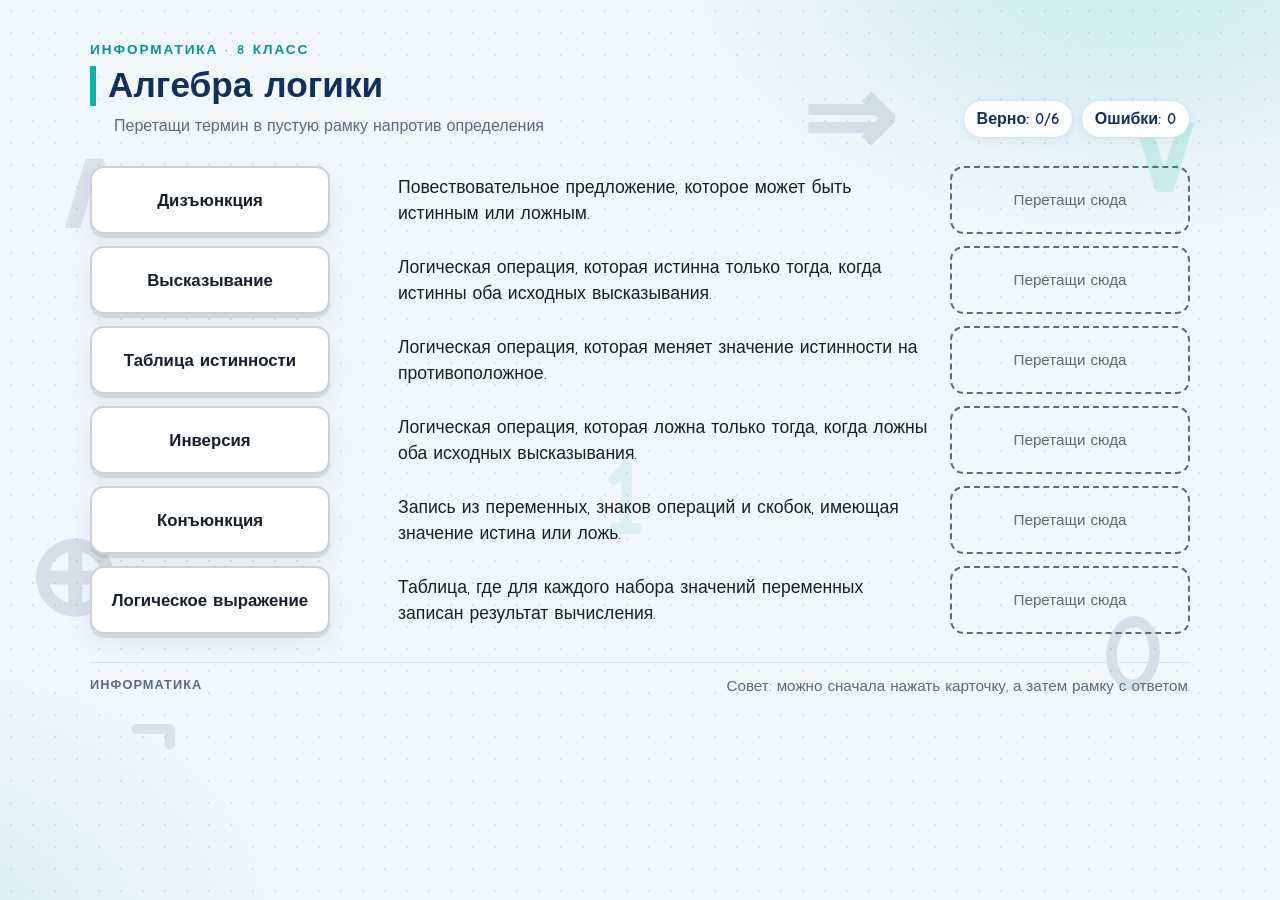
<file: games/algebra-logiki-8-klass/index.html>
<!DOCTYPE html>
<html lang="ru">
<head>
<meta charset="UTF-8">
<meta name="viewport" content="width=device-width, initial-scale=1, viewport-fit=cover">
<title>Алгебра логики — 8 класс</title>
<link rel="preconnect" href="https://fonts.googleapis.com/">
<link rel="preconnect" href="https://fonts.gstatic.com/" crossorigin>
<link href="https://fonts.googleapis.com/css2?family=Comic+Neue:wght@400;700&display=swap" rel="stylesheet">
<style>
:root {
  --bg: #F2F7FB;
  --surface: #FFFFFF;
  --ink: #16202B;
  --primary: #12305B;
  --primary-dark: #0A1D3A;
  --muted: #5A6B7B;
  --line: #D8E1EA;
  --accent: #0AB2A9;
  --accent-deep: #0A948C;
  --accent-soft: #E1F7F5;
  --ok: #1F9D55;
  --ok-soft: #E6F7EE;
  --bad: #D64545;
  --bad-soft: #FDEAEA;
  --radius: 14px;
  --shadow: 0 4px 0 rgba(18, 48, 91, 0.10), 0 10px 24px rgba(18, 48, 91, 0.08);
  --tile-w: 15rem;
  --tile-h: 4.25rem;
  --gap: clamp(1rem, 3vw, 2.25rem);
}

* { box-sizing: border-box; }

html { -webkit-text-size-adjust: 100%; }

body {
  margin: 0;
  min-block-size: 100svh;
  background-color: var(--bg);
  background-image: radial-gradient(rgba(18, 48, 91, 0.10) 1.2px, transparent 1.3px);
  background-size: 22px 22px;
  color: var(--ink);
  font-family: "Comic Neue", "Comic Sans MS", "Segoe UI", sans-serif;
  font-size: 18px;
  line-height: 1.5;
}

/* ---------- Фон: свечение как на слайдах + символы алгебры логики ---------- */

.bg {
  position: fixed;
  inset: 0;
  z-index: 0;
  overflow: hidden;
  pointer-events: none;
}

.bg::before {
  content: "";
  position: absolute;
  inset: 0;
  background:
    radial-gradient(640px 420px at 88% -6%, rgba(11, 178, 169, 0.18), transparent 70%),
    radial-gradient(520px 400px at -6% 104%, rgba(11, 178, 169, 0.12), transparent 70%);
}

.bg__shape {
  position: absolute;
  font-size: clamp(3rem, 9vw, 7rem);
  font-weight: 700;
  color: var(--primary);
  animation: float 24s ease-in-out infinite alternate;
}

.bg__shape:nth-child(1) { left: 4%;  top: 12%;  opacity: 0.10; animation-duration: 26s; }
.bg__shape:nth-child(2) { right: 6%; top: 8%;   opacity: 0.14; color: var(--accent); animation-duration: 32s; animation-delay: -6s; }
.bg__shape:nth-child(3) { left: 10%; bottom: 10%; opacity: 0.10; animation-duration: 29s; animation-delay: -12s; }
.bg__shape:nth-child(4) { right: 9%; bottom: 18%; opacity: 0.12; animation-duration: 35s; animation-delay: -3s; }
.bg__shape:nth-child(5) { left: 47%; top: 46%;  opacity: 0.09; color: var(--accent); animation-duration: 22s; animation-delay: -9s; }
.bg__shape:nth-child(6) { right: 30%; top: 4%;  opacity: 0.11; animation-duration: 28s; animation-delay: -15s; }
.bg__shape:nth-child(7) { left: 2%;  top: 55%;  opacity: 0.12; animation-duration: 31s; animation-delay: -20s; }

@keyframes float {
  from { transform: translate3d(0, 0, 0) rotate(-8deg); }
  to   { transform: translate3d(18px, -28px, 0) rotate(8deg); }
}

/* ---------- Каркас ---------- */

.game {
  position: relative;
  z-index: 1;
  inline-size: min(1100px, 100% - 2rem);
  margin-inline: auto;
  padding-block: clamp(1rem, 4vw, 2.5rem) calc(1.5rem + env(safe-area-inset-bottom));
}

.game__header {
  display: flex;
  flex-wrap: wrap;
  align-items: flex-end;
  justify-content: space-between;
  gap: 0.75rem 1.5rem;
  margin-block-end: clamp(1rem, 3vw, 1.75rem);
}

.kicker {
  margin: 0 0 0.35rem;
  color: var(--accent-deep);
  font-size: 0.85rem;
  font-weight: 700;
  letter-spacing: 0.14em;
  text-transform: uppercase;
}

.game__title {
  margin: 0;
  border-left: 6px solid var(--accent);
  padding-left: 0.75rem;
  color: var(--primary);
  font-size: clamp(1.5rem, 4.5vw, 2.2rem);
  line-height: 1.15;
}

.game__subtitle {
  margin: 0.5rem 0 0;
  border-left: 6px solid transparent;
  padding-left: calc(0.75rem + 6px);
  color: var(--muted);
  font-size: 1rem;
}

.hud {
  display: flex;
  gap: 0.5rem;
  flex-wrap: wrap;
}

.pill {
  padding: 0.4rem 0.8rem;
  border: 1px solid var(--line);
  border-radius: 999px;
  background: var(--surface);
  color: var(--primary);
  font-weight: 700;
  font-size: 1rem;
  box-shadow: 0 2px 8px rgba(18, 48, 91, 0.06);
}

.board {
  display: grid;
  grid-template-columns: minmax(15rem, 17rem) minmax(0, 1fr);
  gap: var(--gap);
  align-items: start;
}

.tokens,
.tasks {
  display: grid;
  gap: 0.75rem;
  margin: 0;
  padding: 0;
  list-style: none;
}

.task {
  display: flex;
  align-items: center;
  gap: 1rem;
}

.task__text {
  flex: 1 1 auto;
  min-inline-size: 0;
  margin: 0;
  font-size: 1.1rem;
}

.game__footer {
  display: flex;
  flex-wrap: wrap;
  justify-content: space-between;
  gap: 0.35rem 1.5rem;
  margin-block-start: clamp(1rem, 3vw, 1.75rem);
  border-top: 1px solid var(--line);
  padding-block-start: 0.75rem;
  color: var(--muted);
  font-size: 0.95rem;
}

.game__footer .game__subject {
  font-weight: 700;
  letter-spacing: 0.08em;
  text-transform: uppercase;
  font-size: 0.8rem;
}

/* ---------- Одинаковые карточка и зона ---------- */

.token,
.slot {
  inline-size: var(--tile-w);
  block-size: var(--tile-h);
  padding: 0.4rem 0.6rem;
  display: grid;
  place-items: center;
  border-radius: var(--radius);
  text-align: center;
  font-size: 1.05rem;
  font-weight: 700;
  overflow-wrap: anywhere;
}

.token {
  border: 2px solid rgba(18, 48, 91, 0.22);
  background: var(--surface);
  box-shadow: var(--shadow);
  cursor: grab;
  user-select: none;
  -webkit-user-select: none;
  touch-action: none;
  transition: transform 160ms ease, box-shadow 160ms ease;
}

.token:hover { transform: translateY(-2px); }

.token:focus-visible,
.slot:focus-visible,
.btn:focus-visible {
  outline: 3px solid var(--accent);
  outline-offset: 3px;
}

.token.is-dragging { opacity: 0.35; }

.token.is-selected {
  border-color: var(--accent);
  background: var(--accent-soft);
}

.token.is-locked { cursor: default; }

.slot {
  position: relative;
  flex: 0 0 auto;
  border: 2px dashed var(--muted);
  background: transparent;
  color: var(--muted);
  font-weight: 400;
  font-size: 0.95rem;
}

.slot.is-over {
  border-color: var(--accent);
  background: var(--accent-soft);
}

.slot.is-correct {
  border-style: solid;
  border-color: var(--ok);
  background: var(--ok-soft);
  color: var(--ink);
}

.slot.is-wrong {
  border-color: var(--bad);
  background: var(--bad-soft);
  animation: shake 320ms ease;
}

.slot.is-filled { cursor: default; }

.slot.is-correct .token {
  box-shadow: none;
  border-color: transparent;
  background: transparent;
  transform: none;
}

.slot::after {
  position: absolute;
  top: -10px;
  right: -10px;
  inline-size: 26px;
  block-size: 26px;
  display: none;
  place-items: center;
  border-radius: 50%;
  color: #fff;
  font-size: 0.95rem;
  font-weight: 700;
  line-height: 1;
}

.slot.is-correct::after { content: "✓"; display: grid; background: var(--ok); }
.slot.is-wrong::after   { content: "✕"; display: grid; background: var(--bad); }

.drag-ghost {
  box-shadow: 0 16px 30px rgba(10, 22, 35, 0.28);
  transform-origin: center;
  cursor: grabbing;
  opacity: 0.95;
}

@keyframes shake {
  0%, 100% { transform: translateX(0); }
  20% { transform: translateX(-6px); }
  40% { transform: translateX(6px); }
  60% { transform: translateX(-4px); }
  80% { transform: translateX(4px); }
}

/* ---------- Модальное окно ---------- */

.modal {
  position: fixed;
  inset: 0;
  z-index: 100;
  display: grid;
  place-items: center;
  padding: 1rem;
  background: rgba(10, 22, 35, 0.6);
}

.modal[hidden] { display: none; }

.modal__card {
  inline-size: min(26rem, 100%);
  border-top: 6px solid var(--accent);
  padding: clamp(1.25rem, 4vw, 2rem);
  border-radius: 20px;
  background: var(--surface);
  box-shadow: 0 24px 60px rgba(10, 22, 35, 0.35);
  text-align: center;
}

.modal__score {
  display: block;
  color: var(--primary);
  font-size: clamp(2rem, 10vw, 3.5rem);
  font-weight: 700;
  line-height: 1.1;
}

.modal__details {
  margin: 0.5rem 0 0;
  color: var(--muted);
  font-size: 1.05rem;
}

.modal__phrase {
  margin: 0.5rem 0 0;
  font-size: 1.25rem;
  font-weight: 700;
}

.btn {
  min-block-size: 52px;
  inline-size: 100%;
  margin-block-start: 1rem;
  border: 0;
  border-radius: 999px;
  background: var(--accent);
  color: #fff;
  font: inherit;
  font-weight: 700;
  font-size: 1.1rem;
  cursor: pointer;
}

.btn:active { transform: translateY(1px); }

/* ---------- Доступность ---------- */

.visually-hidden {
  position: absolute;
  inline-size: 1px;
  block-size: 1px;
  margin: -1px;
  padding: 0;
  overflow: hidden;
  clip: rect(0 0 0 0);
  white-space: nowrap;
  border: 0;
}

/* ---------- Мобильная версия ---------- */

@media (max-width: 880px) {
  .board { grid-template-columns: 1fr; }

  .tokens { grid-template-columns: repeat(2, minmax(0, 1fr)); }

  .token,
  .slot {
    inline-size: 100%;
    block-size: 3.5rem;
  }

  .task {
    flex-direction: column;
    align-items: stretch;
    gap: 0.5rem;
  }

  .task__text { font-size: 1.05rem; }
}

@media (max-width: 380px) {
  .tokens { grid-template-columns: 1fr; }
}

@media (prefers-reduced-motion: reduce) {
  .bg__shape,
  .token,
  .slot,
  .modal {
    animation: none !important;
    transition: none !important;
  }
}
</style>
</head>
<body>

<div class="bg" aria-hidden="true">
  <span class="bg__shape">∧</span>
  <span class="bg__shape">∨</span>
  <span class="bg__shape">¬</span>
  <span class="bg__shape">0</span>
  <span class="bg__shape">1</span>
  <span class="bg__shape">⇒</span>
  <span class="bg__shape">⊕</span>
</div>

<div class="game">
  <header class="game__header">
    <div>
      <p class="kicker">Информатика · 8 класс</p>
      <h1 class="game__title">Алгебра логики</h1>
      <p class="game__subtitle">Перетащи термин в пустую рамку напротив определения</p>
    </div>
    <div class="hud">
      <span class="pill">Верно: <span data-score>0</span>/6</span>
      <span class="pill">Ошибки: <span data-mistakes>0</span></span>
    </div>
  </header>

  <main class="board">
    <ul class="tokens">
      <li><span class="token" data-card data-key="disjunction" tabindex="0" role="button" aria-pressed="false" aria-label="Термин: Дизъюнкция">Дизъюнкция</span></li>
      <li><span class="token" data-card data-key="statement" tabindex="0" role="button" aria-pressed="false" aria-label="Термин: Высказывание">Высказывание</span></li>
      <li><span class="token" data-card data-key="truth-table" tabindex="0" role="button" aria-pressed="false" aria-label="Термин: Таблица истинности">Таблица истинности</span></li>
      <li><span class="token" data-card data-key="inversion" tabindex="0" role="button" aria-pressed="false" aria-label="Термин: Инверсия">Инверсия</span></li>
      <li><span class="token" data-card data-key="conjunction" tabindex="0" role="button" aria-pressed="false" aria-label="Термин: Конъюнкция">Конъюнкция</span></li>
      <li><span class="token" data-card data-key="logic-expression" tabindex="0" role="button" aria-pressed="false" aria-label="Термин: Логическое выражение">Логическое выражение</span></li>
    </ul>

    <ul class="tasks">
      <li class="task" data-task>
        <p class="task__text">Повествовательное предложение, которое может быть истинным или ложным.</p>
        <span class="slot" data-dropzone data-answer="statement" tabindex="0" role="button" aria-label="Зона ответа для задания 1">Перетащи сюда</span>
      </li>
      <li class="task" data-task>
        <p class="task__text">Логическая операция, которая истинна только тогда, когда истинны оба исходных высказывания.</p>
        <span class="slot" data-dropzone data-answer="conjunction" tabindex="0" role="button" aria-label="Зона ответа для задания 2">Перетащи сюда</span>
      </li>
      <li class="task" data-task>
        <p class="task__text">Логическая операция, которая меняет значение истинности на противоположное.</p>
        <span class="slot" data-dropzone data-answer="inversion" tabindex="0" role="button" aria-label="Зона ответа для задания 3">Перетащи сюда</span>
      </li>
      <li class="task" data-task>
        <p class="task__text">Логическая операция, которая ложна только тогда, когда ложны оба исходных высказывания.</p>
        <span class="slot" data-dropzone data-answer="disjunction" tabindex="0" role="button" aria-label="Зона ответа для задания 4">Перетащи сюда</span>
      </li>
      <li class="task" data-task>
        <p class="task__text">Запись из переменных, знаков операций и скобок, имеющая значение истина или ложь.</p>
        <span class="slot" data-dropzone data-answer="logic-expression" tabindex="0" role="button" aria-label="Зона ответа для задания 5">Перетащи сюда</span>
      </li>
      <li class="task" data-task>
        <p class="task__text">Таблица, где для каждого набора значений переменных записан результат вычисления.</p>
        <span class="slot" data-dropzone data-answer="truth-table" tabindex="0" role="button" aria-label="Зона ответа для задания 6">Перетащи сюда</span>
      </li>
    </ul>
  </main>

  <footer class="game__footer">
    <span class="game__subject">Информатика</span>
    <span>Совет: можно сначала нажать карточку, а затем рамку с ответом.</span>
  </footer>
</div>

<div class="modal" id="final" role="dialog" aria-modal="true" aria-labelledby="final-title" hidden>
  <div class="modal__card">
    <span class="modal__score" id="final-title">6 из 6</span>
    <p class="modal__details">Ошибок: <span data-final-mistakes>0</span> · Точность: <span data-final-accuracy>100%</span></p>
    <p class="modal__phrase" data-final-phrase>Безупречно!</p>
    <button class="btn" id="restart" type="button">Играть снова</button>
  </div>
</div>

<p class="visually-hidden" aria-live="polite" data-live></p>

<script>
(function () {
  "use strict";

  var TOTAL = 6;
  var score = 0;
  var mistakes = 0;
  var selected = null;

  var scoreEl = document.querySelector("[data-score]");
  var mistakesEl = document.querySelector("[data-mistakes]");
  var liveEl = document.querySelector("[data-live]");
  var modal = document.getElementById("final");
  var restartBtn = document.getElementById("restart");
  var finalMistakes = document.querySelector("[data-final-mistakes]");
  var finalAccuracy = document.querySelector("[data-final-accuracy]");
  var finalPhrase = document.querySelector("[data-final-phrase]");

  function say(message) {
    liveEl.textContent = "";
    window.setTimeout(function () { liveEl.textContent = message; }, 30);
  }

  function updateHud() {
    scoreEl.textContent = String(score);
    mistakesEl.textContent = String(mistakes);
  }

  function deselect() {
    if (!selected) return;
    selected.classList.remove("is-selected");
    selected.setAttribute("aria-pressed", "false");
    selected = null;
  }

  function selectCard(card) {
    if (!card || card.dataset.placed === "true") return;
    if (selected === card) {
      deselect();
      say("Выбор снят");
      return;
    }
    deselect();
    selected = card;
    card.classList.add("is-selected");
    card.setAttribute("aria-pressed", "true");
    say("Выбран термин: " + card.textContent.trim());
  }

  function placeCard(card, zone) {
    deselect();
    card.dataset.placed = "true";
    card.classList.remove("is-dragging");
    card.classList.add("is-locked");
    card.removeAttribute("tabindex");
    card.setAttribute("aria-pressed", "false");
    zone.textContent = "";
    zone.appendChild(card);
    zone.classList.add("is-correct");
    zone.classList.add("is-filled");
    zone.removeAttribute("tabindex");
    score += 1;
    updateHud();
    say("Верно");
    if (score === TOTAL) {
      window.setTimeout(showFinal, 520);
    }
  }

  function rejectAnswer(zone) {
    mistakes += 1;
    updateHud();
    zone.classList.add("is-wrong");
    say("Попробуй ещё");
    window.setTimeout(function () {
      zone.classList.remove("is-wrong");
    }, 560);
  }

  function validate(card, zone) {
    if (!card || !zone) return;
    if (zone.classList.contains("is-filled")) return;
    if (card.dataset.placed === "true") return;
    if (card.dataset.key === zone.dataset.answer) {
      placeCard(card, zone);
    } else {
      rejectAnswer(zone);
    }
  }

  function phraseFor(mistakesCount) {
    if (mistakesCount === 0) return "Безупречно!";
    if (mistakesCount <= 2) return "Отличная работа!";
    if (mistakesCount <= 5) return "Хорошо!";
    return "Есть что повторить";
  }

  function showFinal() {
    finalMistakes.textContent = String(mistakes);
    finalAccuracy.textContent = Math.round(TOTAL / (TOTAL + mistakes) * 100) + "%";
    finalPhrase.textContent = phraseFor(mistakes);
    modal.hidden = false;
    say("Игра завершена. Отлично!");
    restartBtn.focus();
  }

  restartBtn.addEventListener("click", function () {
    window.location.reload();
  });

  document.addEventListener("click", function (e) {
    var zone = e.target.closest("[data-dropzone]");
    if (!zone) return;
    if (selected) validate(selected, zone);
  });

  document.addEventListener("keydown", function (e) {
    if (e.key !== "Enter" && e.key !== " ") return;
    var card = e.target.closest ? e.target.closest("[data-card]") : null;
    if (card) {
      e.preventDefault();
      selectCard(card);
      return;
    }
    var zone = e.target.closest ? e.target.closest("[data-dropzone]") : null;
    if (zone && selected) {
      e.preventDefault();
      validate(selected, zone);
    }
  });

  function createDragAndDrop(options) {
    var cardSelector = options.cardSelector;
    var zoneSelector = options.zoneSelector;
    var onDrop = options.onDrop;
    var onTap = options.onTap;

    var MOVE_THRESHOLD = 6;
    var drag = null;

    function pointOf(e) {
      var src =
        (e.changedTouches && e.changedTouches[0]) ||
        (e.touches && e.touches[0]) ||
        e;
      return { x: src.clientX, y: src.clientY };
    }

    function makeGhost(card) {
      var rect = card.getBoundingClientRect();
      var ghost = card.cloneNode(true);
      ghost.classList.add("drag-ghost");
      ghost.removeAttribute("data-card");
      ghost.removeAttribute("id");
      ghost.removeAttribute("tabindex");
      ghost.setAttribute("aria-hidden", "true");
      ghost.style.position = "fixed";
      ghost.style.left = rect.left + "px";
      ghost.style.top = rect.top + "px";
      ghost.style.width = rect.width + "px";
      ghost.style.height = rect.height + "px";
      ghost.style.margin = "0";
      ghost.style.pointerEvents = "none";
      ghost.style.zIndex = "9999";
      ghost.style.willChange = "transform";
      ghost.style.transform = "translate3d(0, 0, 0)";
      document.body.appendChild(ghost);
      return ghost;
    }

    function zoneAt(x, y) {
      var hit = document.elementFromPoint(x, y);
      var zone = hit && hit.closest ? hit.closest(zoneSelector) : null;
      if (!zone) return null;
      if (zone.classList.contains("is-filled")) return null;
      return zone;
    }

    function start(card, p) {
      if (!card || drag) return false;
      if (card.dataset.placed === "true") return false;
      drag = {
        card: card,
        ghost: makeGhost(card),
        startX: p.x,
        startY: p.y,
        lastX: p.x,
        lastY: p.y,
        moved: false,
        zone: null
      };
      card.classList.add("is-dragging");
      return true;
    }

    function move(p) {
      if (!drag) return;
      drag.lastX = p.x;
      drag.lastY = p.y;
      var dx = p.x - drag.startX;
      var dy = p.y - drag.startY;
      if (!drag.moved && Math.sqrt(dx * dx + dy * dy) < MOVE_THRESHOLD) return;
      drag.moved = true;
      drag.ghost.style.transform = "translate3d(" + dx + "px," + dy + "px,0)";
      var zone = zoneAt(p.x, p.y);
      if (zone !== drag.zone) {
        if (drag.zone) drag.zone.classList.remove("is-over");
        drag.zone = zone;
        if (zone) zone.classList.add("is-over");
      }
    }

    function finish(cancelled) {
      if (!drag) return;
      var d = drag;
      drag = null;

      if (d.zone) d.zone.classList.remove("is-over");
      d.card.classList.remove("is-dragging");

      if (cancelled) {
        d.ghost.remove();
        return;
      }

      if (!d.moved) {
        d.ghost.remove();
        if (onTap) onTap(d.card);
        return;
      }

      var zone = zoneAt(d.lastX, d.lastY);
      if (zone) {
        d.ghost.remove();
        if (onDrop) onDrop(d.card, zone);
        return;
      }

      d.ghost.style.transition = "transform 180ms ease, opacity 180ms ease";
      d.ghost.style.transform = "translate3d(0,0,0)";
      d.ghost.style.opacity = "0.65";
      window.setTimeout(function () {
        d.ghost.remove();
      }, 200);
    }

    function onDown(e) {
      if (e.button != null && e.button !== 0) return;
      if (e.touches && e.touches.length > 1) return;
      if (e.target.closest(zoneSelector)) return;
      var card = e.target.closest(cardSelector);
      if (!card) return;
      if (start(card, pointOf(e)) && e.cancelable) e.preventDefault();
    }

    function onMove(e) {
      if (!drag) return;
      if (e.cancelable) e.preventDefault();
      move(pointOf(e));
    }

    function onUp(e) {
      if (!drag) return;
      var p = pointOf(e);
      drag.lastX = p.x;
      drag.lastY = p.y;
      finish(false);
    }

    function onCancel() {
      finish(true);
    }

    var pointerMode = "PointerEvent" in window;

    if (pointerMode) {
      document.addEventListener("pointerdown", onDown, { passive: false });
      document.addEventListener("pointermove", onMove, { passive: false });
      document.addEventListener("pointerup", onUp);
      document.addEventListener("pointercancel", onCancel);
    } else {
      document.addEventListener("touchstart", onDown, { passive: false });
      document.addEventListener("touchmove", onMove, { passive: false });
      document.addEventListener("touchend", onUp);
      document.addEventListener("touchcancel", onCancel);
      document.addEventListener("mousedown", onDown);
      document.addEventListener("mousemove", onMove);
      document.addEventListener("mouseup", onUp);
    }

    window.addEventListener("blur", onCancel);
    window.addEventListener("resize", onCancel);
    document.addEventListener("visibilitychange", function () {
      if (document.hidden) onCancel();
    });
    document.addEventListener("dragstart", function (e) {
      e.preventDefault();
    });
  }

  createDragAndDrop({
    cardSelector: "[data-card]",
    zoneSelector: "[data-dropzone]",
    onDrop: function (card, zone) { validate(card, zone); },
    onTap: function (card) { selectCard(card); }
  });
})();
</script>

</body>
</html>
</file>
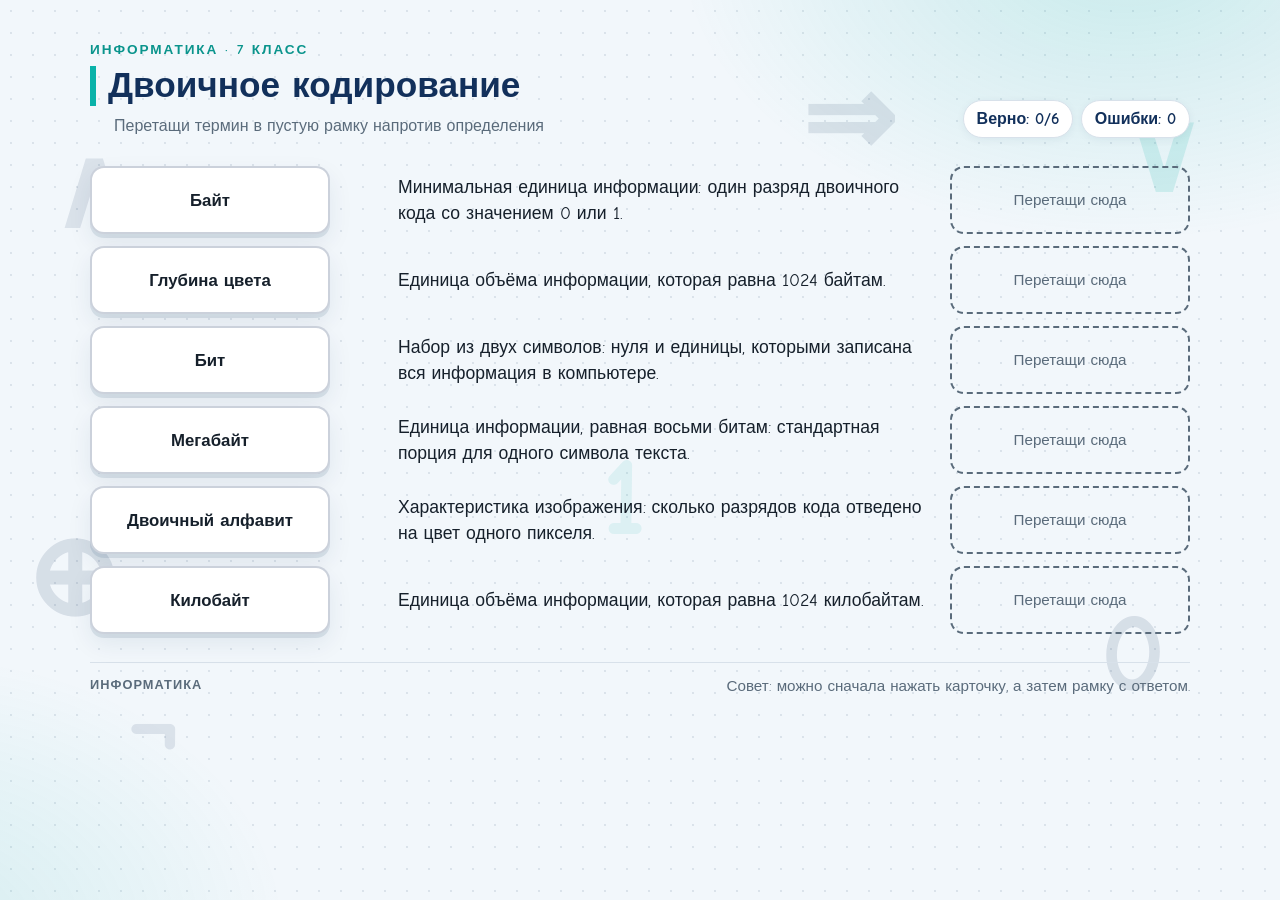
<file: games/dvoichnoe-kodirovanie-7-klass/index.html>
<!DOCTYPE html>
<html lang="ru">
<head>
<meta charset="UTF-8">
<meta name="viewport" content="width=device-width, initial-scale=1, viewport-fit=cover">
<title>Двоичное кодирование — 7 класс</title>
<link rel="preconnect" href="https://fonts.googleapis.com/">
<link rel="preconnect" href="https://fonts.gstatic.com/" crossorigin>
<link href="https://fonts.googleapis.com/css2?family=Comic+Neue:wght@400;700&display=swap" rel="stylesheet">
<style>
:root {
  --bg: #F2F7FB;
  --surface: #FFFFFF;
  --ink: #16202B;
  --primary: #12305B;
  --primary-dark: #0A1D3A;
  --muted: #5A6B7B;
  --line: #D8E1EA;
  --accent: #0AB2A9;
  --accent-deep: #0A948C;
  --accent-soft: #E1F7F5;
  --ok: #1F9D55;
  --ok-soft: #E6F7EE;
  --bad: #D64545;
  --bad-soft: #FDEAEA;
  --radius: 14px;
  --shadow: 0 4px 0 rgba(18, 48, 91, 0.10), 0 10px 24px rgba(18, 48, 91, 0.08);
  --tile-w: 15rem;
  --tile-h: 4.25rem;
  --gap: clamp(1rem, 3vw, 2.25rem);
}

* { box-sizing: border-box; }

html { -webkit-text-size-adjust: 100%; }

body {
  margin: 0;
  min-block-size: 100svh;
  background-color: var(--bg);
  background-image: radial-gradient(rgba(18, 48, 91, 0.10) 1.2px, transparent 1.3px);
  background-size: 22px 22px;
  color: var(--ink);
  font-family: "Comic Neue", "Comic Sans MS", "Segoe UI", sans-serif;
  font-size: 18px;
  line-height: 1.5;
}

/* ---------- Фон: свечение как на слайдах + символы алгебры логики ---------- */

.bg {
  position: fixed;
  inset: 0;
  z-index: 0;
  overflow: hidden;
  pointer-events: none;
}

.bg::before {
  content: "";
  position: absolute;
  inset: 0;
  background:
    radial-gradient(640px 420px at 88% -6%, rgba(11, 178, 169, 0.18), transparent 70%),
    radial-gradient(520px 400px at -6% 104%, rgba(11, 178, 169, 0.12), transparent 70%);
}

.bg__shape {
  position: absolute;
  font-size: clamp(3rem, 9vw, 7rem);
  font-weight: 700;
  color: var(--primary);
  animation: float 24s ease-in-out infinite alternate;
}

.bg__shape:nth-child(1) { left: 4%;  top: 12%;  opacity: 0.10; animation-duration: 26s; }
.bg__shape:nth-child(2) { right: 6%; top: 8%;   opacity: 0.14; color: var(--accent); animation-duration: 32s; animation-delay: -6s; }
.bg__shape:nth-child(3) { left: 10%; bottom: 10%; opacity: 0.10; animation-duration: 29s; animation-delay: -12s; }
.bg__shape:nth-child(4) { right: 9%; bottom: 18%; opacity: 0.12; animation-duration: 35s; animation-delay: -3s; }
.bg__shape:nth-child(5) { left: 47%; top: 46%;  opacity: 0.09; color: var(--accent); animation-duration: 22s; animation-delay: -9s; }
.bg__shape:nth-child(6) { right: 30%; top: 4%;  opacity: 0.11; animation-duration: 28s; animation-delay: -15s; }
.bg__shape:nth-child(7) { left: 2%;  top: 55%;  opacity: 0.12; animation-duration: 31s; animation-delay: -20s; }

@keyframes float {
  from { transform: translate3d(0, 0, 0) rotate(-8deg); }
  to   { transform: translate3d(18px, -28px, 0) rotate(8deg); }
}

/* ---------- Каркас ---------- */

.game {
  position: relative;
  z-index: 1;
  inline-size: min(1100px, 100% - 2rem);
  margin-inline: auto;
  padding-block: clamp(1rem, 4vw, 2.5rem) calc(1.5rem + env(safe-area-inset-bottom));
}

.game__header {
  display: flex;
  flex-wrap: wrap;
  align-items: flex-end;
  justify-content: space-between;
  gap: 0.75rem 1.5rem;
  margin-block-end: clamp(1rem, 3vw, 1.75rem);
}

.kicker {
  margin: 0 0 0.35rem;
  color: var(--accent-deep);
  font-size: 0.85rem;
  font-weight: 700;
  letter-spacing: 0.14em;
  text-transform: uppercase;
}

.game__title {
  margin: 0;
  border-left: 6px solid var(--accent);
  padding-left: 0.75rem;
  color: var(--primary);
  font-size: clamp(1.5rem, 4.5vw, 2.2rem);
  line-height: 1.15;
}

.game__subtitle {
  margin: 0.5rem 0 0;
  border-left: 6px solid transparent;
  padding-left: calc(0.75rem + 6px);
  color: var(--muted);
  font-size: 1rem;
}

.hud {
  display: flex;
  gap: 0.5rem;
  flex-wrap: wrap;
}

.pill {
  padding: 0.4rem 0.8rem;
  border: 1px solid var(--line);
  border-radius: 999px;
  background: var(--surface);
  color: var(--primary);
  font-weight: 700;
  font-size: 1rem;
  box-shadow: 0 2px 8px rgba(18, 48, 91, 0.06);
}

.board {
  display: grid;
  grid-template-columns: minmax(15rem, 17rem) minmax(0, 1fr);
  gap: var(--gap);
  align-items: start;
}

.tokens,
.tasks {
  display: grid;
  gap: 0.75rem;
  margin: 0;
  padding: 0;
  list-style: none;
}

.task {
  display: flex;
  align-items: center;
  gap: 1rem;
}

.task__text {
  flex: 1 1 auto;
  min-inline-size: 0;
  margin: 0;
  font-size: 1.1rem;
}

.game__footer {
  display: flex;
  flex-wrap: wrap;
  justify-content: space-between;
  gap: 0.35rem 1.5rem;
  margin-block-start: clamp(1rem, 3vw, 1.75rem);
  border-top: 1px solid var(--line);
  padding-block-start: 0.75rem;
  color: var(--muted);
  font-size: 0.95rem;
}

.game__footer .game__subject {
  font-weight: 700;
  letter-spacing: 0.08em;
  text-transform: uppercase;
  font-size: 0.8rem;
}

/* ---------- Одинаковые карточка и зона ---------- */

.token,
.slot {
  inline-size: var(--tile-w);
  block-size: var(--tile-h);
  padding: 0.4rem 0.6rem;
  display: grid;
  place-items: center;
  border-radius: var(--radius);
  text-align: center;
  font-size: 1.05rem;
  font-weight: 700;
  overflow-wrap: anywhere;
}

.token {
  border: 2px solid rgba(18, 48, 91, 0.22);
  background: var(--surface);
  box-shadow: var(--shadow);
  cursor: grab;
  user-select: none;
  -webkit-user-select: none;
  touch-action: none;
  transition: transform 160ms ease, box-shadow 160ms ease;
}

.token:hover { transform: translateY(-2px); }

.token:focus-visible,
.slot:focus-visible,
.btn:focus-visible {
  outline: 3px solid var(--accent);
  outline-offset: 3px;
}

.token.is-dragging { opacity: 0.35; }

.token.is-selected {
  border-color: var(--accent);
  background: var(--accent-soft);
}

.token.is-locked { cursor: default; }

.slot {
  position: relative;
  flex: 0 0 auto;
  border: 2px dashed var(--muted);
  background: transparent;
  color: var(--muted);
  font-weight: 400;
  font-size: 0.95rem;
}

.slot.is-over {
  border-color: var(--accent);
  background: var(--accent-soft);
}

.slot.is-correct {
  border-style: solid;
  border-color: var(--ok);
  background: var(--ok-soft);
  color: var(--ink);
}

.slot.is-wrong {
  border-color: var(--bad);
  background: var(--bad-soft);
  animation: shake 320ms ease;
}

.slot.is-filled { cursor: default; }

.slot.is-correct .token {
  box-shadow: none;
  border-color: transparent;
  background: transparent;
  transform: none;
}

.slot::after {
  position: absolute;
  top: -10px;
  right: -10px;
  inline-size: 26px;
  block-size: 26px;
  display: none;
  place-items: center;
  border-radius: 50%;
  color: #fff;
  font-size: 0.95rem;
  font-weight: 700;
  line-height: 1;
}

.slot.is-correct::after { content: "✓"; display: grid; background: var(--ok); }
.slot.is-wrong::after   { content: "✕"; display: grid; background: var(--bad); }

.drag-ghost {
  box-shadow: 0 16px 30px rgba(10, 22, 35, 0.28);
  transform-origin: center;
  cursor: grabbing;
  opacity: 0.95;
}

@keyframes shake {
  0%, 100% { transform: translateX(0); }
  20% { transform: translateX(-6px); }
  40% { transform: translateX(6px); }
  60% { transform: translateX(-4px); }
  80% { transform: translateX(4px); }
}

/* ---------- Модальное окно ---------- */

.modal {
  position: fixed;
  inset: 0;
  z-index: 100;
  display: grid;
  place-items: center;
  padding: 1rem;
  background: rgba(10, 22, 35, 0.6);
}

.modal[hidden] { display: none; }

.modal__card {
  inline-size: min(26rem, 100%);
  border-top: 6px solid var(--accent);
  padding: clamp(1.25rem, 4vw, 2rem);
  border-radius: 20px;
  background: var(--surface);
  box-shadow: 0 24px 60px rgba(10, 22, 35, 0.35);
  text-align: center;
}

.modal__score {
  display: block;
  color: var(--primary);
  font-size: clamp(2rem, 10vw, 3.5rem);
  font-weight: 700;
  line-height: 1.1;
}

.modal__details {
  margin: 0.5rem 0 0;
  color: var(--muted);
  font-size: 1.05rem;
}

.modal__phrase {
  margin: 0.5rem 0 0;
  font-size: 1.25rem;
  font-weight: 700;
}

.btn {
  min-block-size: 52px;
  inline-size: 100%;
  margin-block-start: 1rem;
  border: 0;
  border-radius: 999px;
  background: var(--accent);
  color: #fff;
  font: inherit;
  font-weight: 700;
  font-size: 1.1rem;
  cursor: pointer;
}

.btn:active { transform: translateY(1px); }

/* ---------- Доступность ---------- */

.visually-hidden {
  position: absolute;
  inline-size: 1px;
  block-size: 1px;
  margin: -1px;
  padding: 0;
  overflow: hidden;
  clip: rect(0 0 0 0);
  white-space: nowrap;
  border: 0;
}

/* ---------- Мобильная версия ---------- */

@media (max-width: 880px) {
  .board { grid-template-columns: 1fr; }

  .tokens { grid-template-columns: repeat(2, minmax(0, 1fr)); }

  .token,
  .slot {
    inline-size: 100%;
    block-size: 3.5rem;
  }

  .task {
    flex-direction: column;
    align-items: stretch;
    gap: 0.5rem;
  }

  .task__text { font-size: 1.05rem; }
}

@media (max-width: 380px) {
  .tokens { grid-template-columns: 1fr; }
}

@media (prefers-reduced-motion: reduce) {
  .bg__shape,
  .token,
  .slot,
  .modal {
    animation: none !important;
    transition: none !important;
  }
}
</style>
</head>
<body>

<div class="bg" aria-hidden="true">
  <span class="bg__shape">∧</span>
  <span class="bg__shape">∨</span>
  <span class="bg__shape">¬</span>
  <span class="bg__shape">0</span>
  <span class="bg__shape">1</span>
  <span class="bg__shape">⇒</span>
  <span class="bg__shape">⊕</span>
</div>

<div class="game">
  <header class="game__header">
    <div>
      <p class="kicker">Информатика · 7 класс</p>
      <h1 class="game__title">Двоичное кодирование</h1>
      <p class="game__subtitle">Перетащи термин в пустую рамку напротив определения</p>
    </div>
    <div class="hud">
      <span class="pill">Верно: <span data-score>0</span>/6</span>
      <span class="pill">Ошибки: <span data-mistakes>0</span></span>
    </div>
  </header>

  <main class="board">
    <ul class="tokens">
      <li><span class="token" data-card data-key="byte" tabindex="0" role="button" aria-pressed="false" aria-label="Термин: Байт">Байт</span></li>
      <li><span class="token" data-card data-key="color-depth" tabindex="0" role="button" aria-pressed="false" aria-label="Термин: Глубина цвета">Глубина цвета</span></li>
      <li><span class="token" data-card data-key="bit" tabindex="0" role="button" aria-pressed="false" aria-label="Термин: Бит">Бит</span></li>
      <li><span class="token" data-card data-key="megabyte" tabindex="0" role="button" aria-pressed="false" aria-label="Термин: Мегабайт">Мегабайт</span></li>
      <li><span class="token" data-card data-key="binary-alphabet" tabindex="0" role="button" aria-pressed="false" aria-label="Термин: Двоичный алфавит">Двоичный алфавит</span></li>
      <li><span class="token" data-card data-key="kilobyte" tabindex="0" role="button" aria-pressed="false" aria-label="Термин: Килобайт">Килобайт</span></li>
    </ul>

    <ul class="tasks">
      <li class="task" data-task>
        <p class="task__text">Минимальная единица информации: один разряд двоичного кода со значением 0 или 1.</p>
        <span class="slot" data-dropzone data-answer="bit" tabindex="0" role="button" aria-label="Зона ответа для задания 1">Перетащи сюда</span>
      </li>
      <li class="task" data-task>
        <p class="task__text">Единица объёма информации, которая равна 1024 байтам.</p>
        <span class="slot" data-dropzone data-answer="kilobyte" tabindex="0" role="button" aria-label="Зона ответа для задания 2">Перетащи сюда</span>
      </li>
      <li class="task" data-task>
        <p class="task__text">Набор из двух символов: нуля и единицы, которыми записана вся информация в компьютере.</p>
        <span class="slot" data-dropzone data-answer="binary-alphabet" tabindex="0" role="button" aria-label="Зона ответа для задания 3">Перетащи сюда</span>
      </li>
      <li class="task" data-task>
        <p class="task__text">Единица информации, равная восьми битам: стандартная порция для одного символа текста.</p>
        <span class="slot" data-dropzone data-answer="byte" tabindex="0" role="button" aria-label="Зона ответа для задания 4">Перетащи сюда</span>
      </li>
      <li class="task" data-task>
        <p class="task__text">Характеристика изображения: сколько разрядов кода отведено на цвет одного пикселя.</p>
        <span class="slot" data-dropzone data-answer="color-depth" tabindex="0" role="button" aria-label="Зона ответа для задания 5">Перетащи сюда</span>
      </li>
      <li class="task" data-task>
        <p class="task__text">Единица объёма информации, которая равна 1024 килобайтам.</p>
        <span class="slot" data-dropzone data-answer="megabyte" tabindex="0" role="button" aria-label="Зона ответа для задания 6">Перетащи сюда</span>
      </li>
    </ul>
  </main>

  <footer class="game__footer">
    <span class="game__subject">Информатика</span>
    <span>Совет: можно сначала нажать карточку, а затем рамку с ответом.</span>
  </footer>
</div>

<div class="modal" id="final" role="dialog" aria-modal="true" aria-labelledby="final-title" hidden>
  <div class="modal__card">
    <span class="modal__score" id="final-title">6 из 6</span>
    <p class="modal__details">Ошибок: <span data-final-mistakes>0</span> · Точность: <span data-final-accuracy>100%</span></p>
    <p class="modal__phrase" data-final-phrase>Безупречно!</p>
    <button class="btn" id="restart" type="button">Играть снова</button>
  </div>
</div>

<p class="visually-hidden" aria-live="polite" data-live></p>

<script>
(function () {
  "use strict";

  var TOTAL = 6;
  var score = 0;
  var mistakes = 0;
  var selected = null;

  var scoreEl = document.querySelector("[data-score]");
  var mistakesEl = document.querySelector("[data-mistakes]");
  var liveEl = document.querySelector("[data-live]");
  var modal = document.getElementById("final");
  var restartBtn = document.getElementById("restart");
  var finalMistakes = document.querySelector("[data-final-mistakes]");
  var finalAccuracy = document.querySelector("[data-final-accuracy]");
  var finalPhrase = document.querySelector("[data-final-phrase]");

  function say(message) {
    liveEl.textContent = "";
    window.setTimeout(function () { liveEl.textContent = message; }, 30);
  }

  function updateHud() {
    scoreEl.textContent = String(score);
    mistakesEl.textContent = String(mistakes);
  }

  function deselect() {
    if (!selected) return;
    selected.classList.remove("is-selected");
    selected.setAttribute("aria-pressed", "false");
    selected = null;
  }

  function selectCard(card) {
    if (!card || card.dataset.placed === "true") return;
    if (selected === card) {
      deselect();
      say("Выбор снят");
      return;
    }
    deselect();
    selected = card;
    card.classList.add("is-selected");
    card.setAttribute("aria-pressed", "true");
    say("Выбран термин: " + card.textContent.trim());
  }

  function placeCard(card, zone) {
    deselect();
    card.dataset.placed = "true";
    card.classList.remove("is-dragging");
    card.classList.add("is-locked");
    card.removeAttribute("tabindex");
    card.setAttribute("aria-pressed", "false");
    zone.textContent = "";
    zone.appendChild(card);
    zone.classList.add("is-correct");
    zone.classList.add("is-filled");
    zone.removeAttribute("tabindex");
    score += 1;
    updateHud();
    say("Верно");
    if (score === TOTAL) {
      window.setTimeout(showFinal, 520);
    }
  }

  function rejectAnswer(zone) {
    mistakes += 1;
    updateHud();
    zone.classList.add("is-wrong");
    say("Попробуй ещё");
    window.setTimeout(function () {
      zone.classList.remove("is-wrong");
    }, 560);
  }

  function validate(card, zone) {
    if (!card || !zone) return;
    if (zone.classList.contains("is-filled")) return;
    if (card.dataset.placed === "true") return;
    if (card.dataset.key === zone.dataset.answer) {
      placeCard(card, zone);
    } else {
      rejectAnswer(zone);
    }
  }

  function phraseFor(mistakesCount) {
    if (mistakesCount === 0) return "Безупречно!";
    if (mistakesCount <= 2) return "Отличная работа!";
    if (mistakesCount <= 5) return "Хорошо!";
    return "Есть что повторить";
  }

  function showFinal() {
    finalMistakes.textContent = String(mistakes);
    finalAccuracy.textContent = Math.round(TOTAL / (TOTAL + mistakes) * 100) + "%";
    finalPhrase.textContent = phraseFor(mistakes);
    modal.hidden = false;
    say("Игра завершена. Отлично!");
    restartBtn.focus();
  }

  restartBtn.addEventListener("click", function () {
    window.location.reload();
  });

  document.addEventListener("click", function (e) {
    var zone = e.target.closest("[data-dropzone]");
    if (!zone) return;
    if (selected) validate(selected, zone);
  });

  document.addEventListener("keydown", function (e) {
    if (e.key !== "Enter" && e.key !== " ") return;
    var card = e.target.closest ? e.target.closest("[data-card]") : null;
    if (card) {
      e.preventDefault();
      selectCard(card);
      return;
    }
    var zone = e.target.closest ? e.target.closest("[data-dropzone]") : null;
    if (zone && selected) {
      e.preventDefault();
      validate(selected, zone);
    }
  });

  function createDragAndDrop(options) {
    var cardSelector = options.cardSelector;
    var zoneSelector = options.zoneSelector;
    var onDrop = options.onDrop;
    var onTap = options.onTap;

    var MOVE_THRESHOLD = 6;
    var drag = null;

    function pointOf(e) {
      var src =
        (e.changedTouches && e.changedTouches[0]) ||
        (e.touches && e.touches[0]) ||
        e;
      return { x: src.clientX, y: src.clientY };
    }

    function makeGhost(card) {
      var rect = card.getBoundingClientRect();
      var ghost = card.cloneNode(true);
      ghost.classList.add("drag-ghost");
      ghost.removeAttribute("data-card");
      ghost.removeAttribute("id");
      ghost.removeAttribute("tabindex");
      ghost.setAttribute("aria-hidden", "true");
      ghost.style.position = "fixed";
      ghost.style.left = rect.left + "px";
      ghost.style.top = rect.top + "px";
      ghost.style.width = rect.width + "px";
      ghost.style.height = rect.height + "px";
      ghost.style.margin = "0";
      ghost.style.pointerEvents = "none";
      ghost.style.zIndex = "9999";
      ghost.style.willChange = "transform";
      ghost.style.transform = "translate3d(0, 0, 0)";
      document.body.appendChild(ghost);
      return ghost;
    }

    function zoneAt(x, y) {
      var hit = document.elementFromPoint(x, y);
      var zone = hit && hit.closest ? hit.closest(zoneSelector) : null;
      if (!zone) return null;
      if (zone.classList.contains("is-filled")) return null;
      return zone;
    }

    function start(card, p) {
      if (!card || drag) return false;
      if (card.dataset.placed === "true") return false;
      drag = {
        card: card,
        ghost: makeGhost(card),
        startX: p.x,
        startY: p.y,
        lastX: p.x,
        lastY: p.y,
        moved: false,
        zone: null
      };
      card.classList.add("is-dragging");
      return true;
    }

    function move(p) {
      if (!drag) return;
      drag.lastX = p.x;
      drag.lastY = p.y;
      var dx = p.x - drag.startX;
      var dy = p.y - drag.startY;
      if (!drag.moved && Math.sqrt(dx * dx + dy * dy) < MOVE_THRESHOLD) return;
      drag.moved = true;
      drag.ghost.style.transform = "translate3d(" + dx + "px," + dy + "px,0)";
      var zone = zoneAt(p.x, p.y);
      if (zone !== drag.zone) {
        if (drag.zone) drag.zone.classList.remove("is-over");
        drag.zone = zone;
        if (zone) zone.classList.add("is-over");
      }
    }

    function finish(cancelled) {
      if (!drag) return;
      var d = drag;
      drag = null;

      if (d.zone) d.zone.classList.remove("is-over");
      d.card.classList.remove("is-dragging");

      if (cancelled) {
        d.ghost.remove();
        return;
      }

      if (!d.moved) {
        d.ghost.remove();
        if (onTap) onTap(d.card);
        return;
      }

      var zone = zoneAt(d.lastX, d.lastY);
      if (zone) {
        d.ghost.remove();
        if (onDrop) onDrop(d.card, zone);
        return;
      }

      d.ghost.style.transition = "transform 180ms ease, opacity 180ms ease";
      d.ghost.style.transform = "translate3d(0,0,0)";
      d.ghost.style.opacity = "0.65";
      window.setTimeout(function () {
        d.ghost.remove();
      }, 200);
    }

    function onDown(e) {
      if (e.button != null && e.button !== 0) return;
      if (e.touches && e.touches.length > 1) return;
      if (e.target.closest(zoneSelector)) return;
      var card = e.target.closest(cardSelector);
      if (!card) return;
      if (start(card, pointOf(e)) && e.cancelable) e.preventDefault();
    }

    function onMove(e) {
      if (!drag) return;
      if (e.cancelable) e.preventDefault();
      move(pointOf(e));
    }

    function onUp(e) {
      if (!drag) return;
      var p = pointOf(e);
      drag.lastX = p.x;
      drag.lastY = p.y;
      finish(false);
    }

    function onCancel() {
      finish(true);
    }

    var pointerMode = "PointerEvent" in window;

    if (pointerMode) {
      document.addEventListener("pointerdown", onDown, { passive: false });
      document.addEventListener("pointermove", onMove, { passive: false });
      document.addEventListener("pointerup", onUp);
      document.addEventListener("pointercancel", onCancel);
    } else {
      document.addEventListener("touchstart", onDown, { passive: false });
      document.addEventListener("touchmove", onMove, { passive: false });
      document.addEventListener("touchend", onUp);
      document.addEventListener("touchcancel", onCancel);
      document.addEventListener("mousedown", onDown);
      document.addEventListener("mousemove", onMove);
      document.addEventListener("mouseup", onUp);
    }

    window.addEventListener("blur", onCancel);
    window.addEventListener("resize", onCancel);
    document.addEventListener("visibilitychange", function () {
      if (document.hidden) onCancel();
    });
    document.addEventListener("dragstart", function (e) {
      e.preventDefault();
    });
  }

  createDragAndDrop({
    cardSelector: "[data-card]",
    zoneSelector: "[data-dropzone]",
    onDrop: function (card, zone) { validate(card, zone); },
    onTap: function (card) { selectCard(card); }
  });
})();
</script>

</body>
</html>
</file>
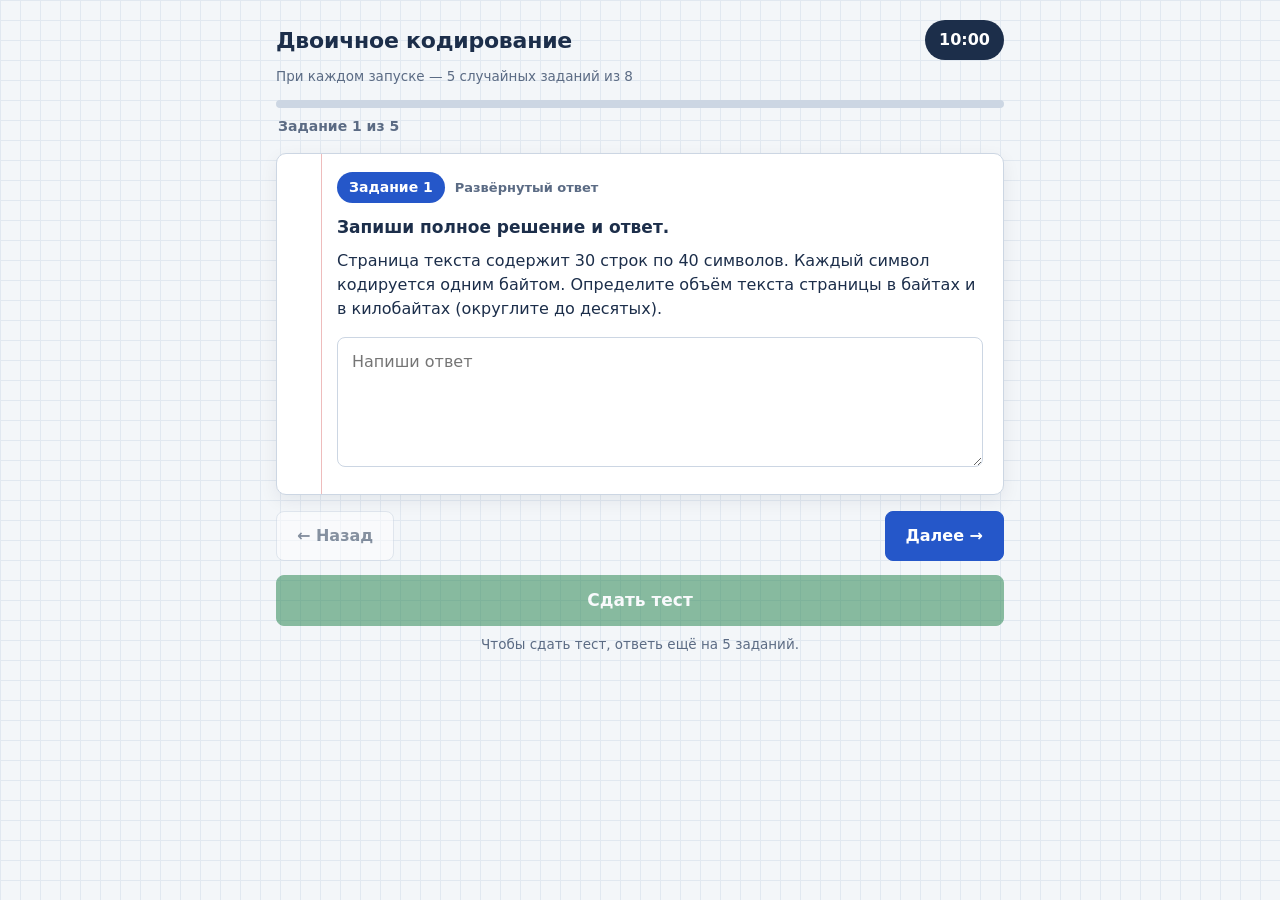
<file: tests/test-vpr-7-dvoichnoe-kodirovanie.html>
<!DOCTYPE html>
<html lang="ru">
<head>
<meta charset="UTF-8">
<meta name="viewport" content="width=device-width, initial-scale=1.0">
<title>ВПР. Информатика. Двоичное кодирование. 7 класс</title>
<style>
  :root {
    --paper: #f3f6f9; --grid: #e1e8f0; --sheet: #ffffff; --sheet-grid: #eef2f7;
    --ink: #1c2e4a; --ink-soft: #5b6b84; --rule: #ccd6e3;
    --accent: #2557c9; --accent-soft: #e6edfb;
    --inv: #a8326a; --inv-soft: #f8e8ef;
    --ok: #1d8048; --ok-soft: #e2f3e8;
    --bad: #c43131; --bad-soft: #fbe6e4;
    --warn: #9a5b00; --warn-soft: #fff4df;
    --margin: #e7a0a0;
    --f-display: "Unbounded", "Segoe UI", system-ui, sans-serif;
    --f-body: "Golos Text", "Segoe UI", system-ui, -apple-system, sans-serif;
    --f-mono: "JetBrains Mono", "Cascadia Mono", Consolas, "Courier New", monospace;
    --r: 10px; --shadow: 0 6px 18px rgba(20, 35, 60, .07);
  }
  * { box-sizing: border-box; }
  [hidden] { display: none !important; }
  body {
    margin: 0; color: var(--ink); font-family: var(--f-body); font-size: 16px; line-height: 1.5;
    background-color: var(--paper);
    background-image: linear-gradient(var(--grid) 1px, transparent 1px), linear-gradient(90deg, var(--grid) 1px, transparent 1px);
    background-size: 20px 20px;
  }
  button, input, textarea, select { font: inherit; color: inherit; }
  button { cursor: pointer; }
  :focus-visible { outline: 2px solid var(--accent); outline-offset: 2px; }

  .app { max-width: 760px; margin: 0 auto; padding: 20px 16px 40px; }

  .topbar { display: flex; justify-content: space-between; align-items: center; gap: 12px; flex-wrap: wrap; margin-bottom: 6px; }
  .title { font-family: var(--f-display); font-weight: 700; font-size: 22px; letter-spacing: -.01em; color: var(--ink); }
  .subtitle { color: var(--ink-soft); font-size: 13.5px; margin: 2px 0 14px; }
  .timer {
    background: var(--ink); color: #fff; padding: 8px 14px; border-radius: 999px;
    font-variant-numeric: tabular-nums; font-weight: 700; font-size: 16px;
  }
  .timer.warn { background: var(--bad); }

  .progress-wrap { background: var(--rule); border-radius: 999px; height: 8px; overflow: hidden; }
  .progress-bar { height: 100%; width: 0; background: linear-gradient(90deg, var(--accent), var(--inv)); transition: width .3s; }
  .progress-label { margin: 8px 2px 16px; color: var(--ink-soft); font-weight: 600; font-size: 14px; }

  .card {
    position: relative; background: var(--sheet); border: 1px solid var(--rule); border-radius: var(--r);
    padding: 18px 20px 20px 60px; box-shadow: var(--shadow); min-height: 240px;
  }
  .card::before {
    content: ""; position: absolute; top: 0; bottom: 0; left: 44px; width: 1px;
    background: var(--margin); opacity: .7; pointer-events: none;
  }
  .task-head { display: flex; align-items: center; gap: 10px; margin-bottom: 12px; flex-wrap: wrap; }
  .task-num { background: var(--accent); color: #fff; padding: 5px 12px; border-radius: 999px; font-weight: 700; font-size: 14px; }
  .task-type { color: var(--ink-soft); font-size: 13px; font-weight: 600; }
  .instruction { font-weight: 700; margin: 0 0 8px; font-size: 17px; }
  .text { margin: 0 0 16px; }

  .options { display: flex; flex-direction: column; gap: 8px; }
  .option {
    display: flex; align-items: center; gap: 12px; border: 1.5px solid var(--rule); border-radius: 8px;
    padding: 11px 13px; cursor: pointer; transition: border-color .15s, background .15s;
  }
  .option:hover { border-color: var(--accent); background: var(--accent-soft); }
  .option input { width: 18px; height: 18px; accent-color: var(--accent); flex: 0 0 auto; }
  .option span { font-size: 16px; }

  .text-input, .open-input {
    width: 100%; font: inherit; font-size: 16px; padding: 12px 14px;
    border: 1.5px solid var(--rule); border-radius: 8px; background: var(--sheet);
  }
  .text-input:focus, .open-input:focus, .match-select:focus { outline: none; border-color: var(--accent); }
  .open-input { min-height: 130px; resize: vertical; }
  .match { display: flex; flex-direction: column; gap: 10px; }
  .match-row { display: flex; align-items: center; gap: 12px; }
  .match-left { flex: 1 1 45%; font-weight: 600; }
  .match-select {
    flex: 1 1 50%; font: inherit; font-size: 16px; padding: 11px 12px; border: 1.5px solid var(--rule); border-radius: 8px; background: var(--sheet);
  }

  .nav { display: flex; justify-content: space-between; gap: 12px; margin-top: 16px; }
  .btn {
    font: inherit; font-size: 16px; font-weight: 600; padding: 12px 20px; border-radius: 8px;
    border: 1px solid var(--rule); background: var(--sheet); color: var(--ink); cursor: pointer;
    transition: border-color .15s, filter .15s, transform .05s;
  }
  .btn:hover:not(:disabled) { border-color: var(--accent); }
  .btn:active { transform: translateY(1px); }
  .btn:disabled { opacity: .5; cursor: not-allowed; }
  .btn-primary { background: var(--accent); border-color: var(--accent); color: #fff; }
  .btn-primary:hover:not(:disabled) { filter: brightness(1.07); }
  .btn-submit { width: 100%; margin-top: 14px; background: var(--ok); border-color: var(--ok); color: #fff; font-size: 17px; }
  .btn-submit:hover:not(:disabled) { filter: brightness(1.07); }
  .hint { text-align: center; color: var(--ink-soft); margin-top: 8px; font-size: 13.5px; }

  .results { margin-top: 20px; }
  .summary {
    background: var(--sheet); border: 1px solid var(--rule); border-radius: var(--r); padding: 20px 22px;
    text-align: center; box-shadow: var(--shadow); margin-bottom: 16px;
  }
  .summary .score { font-family: var(--f-display); font-size: 40px; font-weight: 800; color: var(--accent); }
  .summary .grade { font-size: 24px; font-weight: 700; color: var(--accent); }
  .result-item {
    background: var(--sheet); border: 1px solid var(--rule); border-radius: var(--r); padding: 18px 20px;
    margin-bottom: 14px; box-shadow: var(--shadow);
  }
  .result-item.correct { border-left: 5px solid var(--ok); }
  .result-item.wrong { border-left: 5px solid var(--bad); }
  .badge { display: inline-block; padding: 3px 12px; border-radius: 999px; color: #fff; font-weight: 700; font-size: 13px; }
  .badge.ok { background: var(--ok); }
  .badge.no { background: var(--bad); }
  .your, .right { margin: 6px 0; }
  .your b, .right b { color: var(--ink); }
  .explain { color: var(--ink-soft); font-size: 15px; margin-top: 8px; }
  .selfcheck { margin-top: 12px; background: var(--accent-soft); border-radius: 8px; padding: 13px 15px; }
  .selfcheck .mini-btn {
    font: inherit; font-size: 15px; font-weight: 600; padding: 9px 15px; margin: 6px 8px 0 0;
    border-radius: 7px; border: 1px solid var(--rule); background: var(--sheet); cursor: pointer;
  }
  .selfcheck .mini-btn.yes:hover { border-color: var(--ok); color: var(--ok); }
  .selfcheck .mini-btn.no:hover { border-color: var(--bad); color: var(--bad); }
</style>
</head>
<body>
<div class="app">
  <header class="topbar">
    <div class="title" id="test-title"></div>
    <div class="timer" id="timer">10:00</div>
  </header>
  <div class="subtitle" id="subtitle"></div>

  <div class="progress-wrap"><div class="progress-bar" id="progress-bar"></div></div>
  <div class="progress-label" id="progress-label">Задание 1 из 5</div>

  <main class="card" id="card"></main>

  <div class="nav">
    <button class="btn" id="prev">← Назад</button>
    <button class="btn btn-primary" id="next">Далее →</button>
  </div>

  <button class="btn btn-submit" id="submit" disabled>Сдать тест</button>
  <div class="hint" id="submit-hint">Чтобы сдать тест, ответь на все задания.</div>

  <section class="results" id="results" hidden></section>
</div>

<script>
/* =====================================================================
   ДВИЖОК ТЕСТА. Заполни только объект TEST ниже — движок не меняй.
   Помести в TEST.tasks ВСЕ задания из файла (пул). При каждом запуске
   движок случайно выбирает 5 заданий (или все, если их меньше 5).
   Секретные поля (correct, correctText, accept, pairs[].correct, sample,
   explanation) храни в base64 — см. decodeSecrets и scripts/encode.py.
   Типы заданий (TEST.tasks[].type):
     "single"  — выбор одного ответа   (options: [], correct: индекс)
     "multi"   — выбор нескольких      (options: [], correct: [индексы])
     "text"    — краткий ответ         (correctText: "ответ", accept: [варианты])
     "match"   — соответствие          (pairs: [{left, options[], correct}])
     "open"    — развёрнутый ответ     (sample: "образец ответа")
   ===================================================================== */
const TEST = {
  subject: "Информатика",
  grade: "7 класс",
  title: "Двоичное кодирование",
  timerMinutes: 10,
  // Секретные поля (correct, correctText, accept, pairs[].correct, sample,
  // explanation) хранятся в base64 и декодируются функцией decodeSecrets().
  // Кодируй их скриптом scripts/encode.py из скила test-html-shablon.
  tasks: [
    {
      type: "single",
      instruction: "Выбери один верный ответ.",
      text: "Сколько бит содержится в двух байтах?",
      options: ["4", "8", "16", "24"],
      correct: "Mg==",
      explanation: "MSDQsdCw0LnRgiA9IDgg0LHQuNGCLCDQt9C90LDRh9C40YIgMiDQsdCw0LnRgtCwID0gMiDCtyA4ID0gMTYg0LHQuNGC"
    },
    {
      type: "single",
      instruction: "Выбери один верный ответ.",
      text: "Какому десятичному числу соответствует двоичная запись 1011?",
      options: ["9", "11", "13", "15"],
      correct: "MQ==",
      explanation: "MTAxMSDQsiDQtNCy0L7QuNGH0L3QvtC5ID0gOCArIDAgKyAyICsgMSA9IDEx"
    },
    {
      type: "single",
      instruction: "Выбери один верный ответ.",
      text: "Какая единица информации является минимальной?",
      options: ["байт", "бит", "килобайт", "мегабайт"],
      correct: "MQ==",
      explanation: "0JHQuNGCIOKAlCDQvtC00LjQvSDRgNCw0LfRgNGP0LQg0LTQstC+0LjRh9C90L7Qs9C+INC60L7QtNCwLCDQvNC40L3QuNC80LDQu9GM0L3QsNGPINC10LTQuNC90LjRhtCwINC40L3RhNC+0YDQvNCw0YbQuNC4"
    },
    {
      type: "text",
      instruction: "Выполни вычисления и запиши ответ в поле ввода.",
      text: "Переведите число 25 из десятичной системы в двоичную. Запишите ответ без пробелов.",
      correctText: "MTEwMDE=",
      accept: ["MTEwMDE="],
      explanation: "MjUgPSAxNiArIDggKyAxID0gMiDQsiDRh9C10YLQstGR0YDRgtC+0LkgKyAyINCyINGC0YDQtdGC0YzQtdC5ICsgMiDQsiDQvdGD0LvQtdCy0L7QuSDRgdGC0LXQv9C10L3QuCDihpIgMTEwMDE="
    },
    {
      type: "text",
      instruction: "Выполни вычисления и запиши ответ в поле ввода.",
      text: "Сколько различных цветов можно закодировать, если на один пиксель отводится 4 бита?",
      correctText: "MTY=",
      accept: ["MTY="],
      explanation: "0KfQuNGB0LvQviDRhtCy0LXRgtC+0LIgPSAyINCyINGH0LXRgtCy0ZHRgNGC0L7QuSDRgdGC0LXQv9C10L3QuCA9IDE2"
    },
    {
      type: "match",
      instruction: "Для каждой единицы информации выбери её значение из списка.",
      text: "Соотнесите единицы информации с их значениями.",
      pairs: [
        { left: "байт", options: ["1024 килобайта", "1024 байта", "8 бит"], correct: "OCDQsdC40YI=" },
        { left: "килобайт", options: ["1024 килобайта", "1024 байта", "8 бит"], correct: "MTAyNCDQsdCw0LnRgtCw" },
        { left: "мегабайт", options: ["1024 килобайта", "1024 байта", "8 бит"], correct: "MTAyNCDQutC40LvQvtCx0LDQudGC0LA=" }
      ],
      explanation: "0JHQsNC50YIgPSA4INCx0LjRgjsg0LrQuNC70L7QsdCw0LnRgiA9IDEwMjQg0LHQsNC50YLQsDsg0LzQtdCz0LDQsdCw0LnRgiA9IDEwMjQg0LrQuNC70L7QsdCw0LnRgtCw"
    },
    {
      type: "open",
      instruction: "Запиши полное решение и ответ.",
      text: "Страница текста содержит 30 строк по 40 символов. Каждый символ кодируется одним байтом. Определите объём текста страницы в байтах и в килобайтах (округлите до десятых).",
      sample: "MzAgwrcgNDAgPSAxMjAwINGB0LjQvNCy0L7Qu9C+0LI7IDEyMDAgwrcgMSA9IDEyMDAg0LHQsNC50YI7IDEyMDAgw7cgMTAyNCDiiYggMSwyINCa0LHQsNC50YLQsA==",
      explanation: "[base64]"
    },
    {
      type: "text",
      instruction: "Выполни вычисления и запиши ответ в поле ввода.",
      text: "Сообщение записано с помощью алфавита мощностью 32 символа. Сколько бит информации несёт сообщение из 100 символов?",
      correctText: "NTAw",
      accept: ["NTAw"],
      explanation: "MiDQsiDRgdGC0LXQv9C10L3QuCBpID0gMzIsINC30L3QsNGH0LjRgiBpID0gNSDQsdC40YIg0L3QsCDRgdC40LzQstC+0Ls7IDEwMCDCtyA1ID0gNTAwINCx0LjRgg=="
    }
  ]
};

/* Обфускация секретных полей: правильные ответы и пояснения хранятся
   в base64 и декодируются в рантайме, чтобы их не было видно в
   исходном коде (Ctrl+U / DevTools). */
function B64Dec(b64) {
  const chars = "ABCDEFGHIJKLMNOPQRSTUVWXYZabcdefghijklmnopqrstuvwxyz0123456789+/";
  let bin = "";
  b64 = String(b64).replace(/=+$/, "");
  for (let i = 0; i < b64.length; i += 4) {
    const c1 = chars.indexOf(b64[i]);
    const c2 = chars.indexOf(b64[i + 1]);
    const c3 = b64[i + 2] === undefined ? -1 : chars.indexOf(b64[i + 2]);
    const c4 = b64[i + 3] === undefined ? -1 : chars.indexOf(b64[i + 3]);
    bin += String.fromCharCode((c1 << 2) | (c2 >> 4));
    if (c3 !== -1) bin += String.fromCharCode(((c2 & 15) << 4) | (c3 >> 2));
    if (c4 !== -1) bin += String.fromCharCode(((c3 & 3) << 6) | c4);
  }
  const bytes = [];
  for (let i = 0; i < bin.length; i++) bytes.push(bin.charCodeAt(i));
  let str = "";
  let i = 0;
  while (i < bytes.length) {
    const b = bytes[i];
    if (b < 0x80) { str += String.fromCharCode(b); i += 1; }
    else if (b < 0xE0) { str += String.fromCharCode(((b & 0x1F) << 6) | (bytes[i + 1] & 0x3F)); i += 2; }
    else if (b < 0xF0) { str += String.fromCharCode(((b & 0x0F) << 12) | ((bytes[i + 1] & 0x3F) << 6) | (bytes[i + 2] & 0x3F)); i += 3; }
    else { str += String.fromCharCode(((b & 0x07) << 18) | ((bytes[i + 1] & 0x3F) << 12) | ((bytes[i + 2] & 0x3F) << 6) | (bytes[i + 3] & 0x3F)); i += 4; }
  }
  return str;
}

function decodeSecrets() {
  TEST.tasks.forEach(t => {
    if (typeof t.correct === "string") {
      const raw = B64Dec(t.correct);
      t.correct = t.type === "multi" ? JSON.parse(raw) : Number(raw);
    }
    if (typeof t.correctText === "string") t.correctText = B64Dec(t.correctText);
    if (Array.isArray(t.accept)) t.accept = t.accept.map(x => B64Dec(x));
    if (typeof t.sample === "string") t.sample = B64Dec(t.sample);
    if (typeof t.explanation === "string") t.explanation = B64Dec(t.explanation);
    if (Array.isArray(t.pairs)) t.pairs.forEach(p => { if (typeof p.correct === "string") p.correct = B64Dec(p.correct); });
  });
}
decodeSecrets();

// --- Случайный выбор заданий при каждом запуске ---
function shuffle(arr) {
  const a = arr.slice();
  for (let i = a.length - 1; i > 0; i--) {
    const j = Math.floor(Math.random() * (i + 1));
    [a[i], a[j]] = [a[j], a[i]];
  }
  return a;
}
const POOL_SIZE = TEST.tasks.length;
TEST.tasks = shuffle(TEST.tasks).slice(0, Math.min(5, POOL_SIZE));

const TYPE_LABEL = { single: "Выбор одного ответа", multi: "Выбор нескольких ответов", text: "Краткий ответ", match: "Установление соответствия", open: "Развёрнутый ответ" };

const card = document.getElementById("card");
const resultsEl = document.getElementById("results");
const submitBtn = document.getElementById("submit");
const submitHint = document.getElementById("submit-hint");
const nextBtn = document.getElementById("next");
const prevBtn = document.getElementById("prev");
const progressBar = document.getElementById("progress-bar");
const progressLabel = document.getElementById("progress-label");
const timerEl = document.getElementById("timer");

document.getElementById("test-title").textContent = TEST.title;
document.getElementById("subtitle").textContent =
  POOL_SIZE > 5
    ? `При каждом запуске — 5 случайных заданий из ${POOL_SIZE}`
    : `Заданий в тесте: ${POOL_SIZE}`;

let current = 0;
let timeLeft = TEST.timerMinutes * 60;
let timerId = null;
let submitted = false;
const answers = TEST.tasks.map(() => null);
const selfChecked = {}; // для развёрнутых ответов: { index: true/false }

function typeLabel(t) { return TYPE_LABEL[t] || t; }

function render() {
  const t = TEST.tasks[current];
  let html = `<div class="task-head"><span class="task-num">Задание ${current + 1}</span><span class="task-type">${typeLabel(t.type)}</span></div>`;
  html += `<p class="instruction">${t.instruction}</p>`;
  if (t.text) html += `<p class="text">${t.text}</p>`;

  if (t.type === "single") {
    html += `<div class="options">`;
    t.options.forEach((o, idx) => {
      html += `<label class="option"><input type="radio" name="q" value="${idx}"><span>${o}</span></label>`;
    });
    html += `</div>`;
  } else if (t.type === "multi") {
    html += `<div class="options">`;
    t.options.forEach((o, idx) => {
      html += `<label class="option"><input type="checkbox" name="q" value="${idx}"><span>${o}</span></label>`;
    });
    html += `</div>`;
  } else if (t.type === "text") {
    html += `<input type="text" class="text-input" placeholder="Введи ответ">`;
  } else if (t.type === "match") {
    html += `<div class="match">`;
    t.pairs.forEach((p, idx) => {
      html += `<div class="match-row"><span class="match-left">${p.left}</span><select class="match-select" data-pair="${idx}"><option value="">— выбери —</option>`;
      p.options.forEach(o => { html += `<option value="${o}">${o}</option>`; });
      html += `</select></div>`;
    });
    html += `</div>`;
  } else if (t.type === "open") {
    html += `<textarea class="open-input" placeholder="Напиши ответ"></textarea>`;
  }
  card.innerHTML = html;
  restore();
  updateNav();
}

function collect() {
  const t = TEST.tasks[current];
  if (t.type === "single") { const r = card.querySelector('input[type=radio]:checked'); return r ? Number(r.value) : null; }
  if (t.type === "multi") { const a = []; card.querySelectorAll('input[type=checkbox]:checked').forEach(c => a.push(Number(c.value))); return a; }
  if (t.type === "text") return card.querySelector('.text-input').value.trim();
  if (t.type === "match") { const a = []; card.querySelectorAll('.match-select').forEach(s => a.push(s.value)); return a; }
  if (t.type === "open") return card.querySelector('.open-input').value.trim();
  return null;
}

function restore() {
  const a = answers[current];
  const t = TEST.tasks[current];
  if (a === null) return;
  if (t.type === "single") { const r = card.querySelector(`input[value="${a}"]`); if (r) r.checked = true; }
  else if (t.type === "multi") { card.querySelectorAll('input[type=checkbox]').forEach(c => { c.checked = a.includes(Number(c.value)); }); }
  else if (t.type === "text") { card.querySelector('.text-input').value = a; }
  else if (t.type === "match") { card.querySelectorAll('.match-select').forEach((s, idx) => { s.value = a[idx] || ""; }); }
  else if (t.type === "open") { card.querySelector('.open-input').value = a; }
}

function isAnswered(a, t) {
  if (a === null || a === undefined) return false;
  if (t.type === "multi") return Array.isArray(a) && a.length > 0;
  if (t.type === "match") return Array.isArray(a) && a.length === t.pairs.length && a.every(v => v !== "");
  return String(a).trim() !== "";
}

function isCorrect(a, t) {
  if (t.type === "single") return a === t.correct;
  if (t.type === "multi") return JSON.stringify([...a].sort()) === JSON.stringify([...t.correct].sort());
  if (t.type === "text") {
    const norm = String(a).toLowerCase().replace(/\s+/g, " ").trim();
    const accepted = [t.correctText, ...(t.accept || [])].map(x => String(x).toLowerCase().replace(/\s+/g, " ").trim());
    return accepted.includes(norm);
  }
  if (t.type === "match") return Array.isArray(a) && a.every((v, idx) => v === t.pairs[idx].correct);
  return false;
}

function answeredCount() { return TEST.tasks.filter((t, i) => isAnswered(answers[i], t)).length; }

function updateNav() {
  prevBtn.disabled = current === 0;
  nextBtn.hidden = current === TEST.tasks.length - 1;
  progressLabel.textContent = `Задание ${current + 1} из ${TEST.tasks.length}`;
  progressBar.style.width = `${(answeredCount() / TEST.tasks.length) * 100}%`;
  const remaining = TEST.tasks.length - answeredCount();
  if (remaining === 0) { submitBtn.disabled = false; submitHint.textContent = "Все задания отвечены — можно сдавать тест."; }
  else { submitBtn.disabled = true; submitHint.textContent = `Чтобы сдать тест, ответь ещё на ${remaining} ${plural(remaining)}.`; }
}

function plural(n) {
  const m10 = n % 10, m100 = n % 100;
  if (m10 === 1 && m100 !== 11) return "задание";
  if (m10 >= 2 && m10 <= 4 && (m100 < 12 || m100 > 14)) return "задания";
  return "заданий";
}

function fmt(sec) { const m = Math.floor(sec / 60); const s = sec % 60; return `${String(m).padStart(2, "0")}:${String(s).padStart(2, "0")}`; }

function startTimer() {
  timerEl.textContent = fmt(timeLeft);
  timerId = setInterval(() => {
    timeLeft--;
    timerEl.textContent = fmt(timeLeft);
    if (timeLeft <= 60) timerEl.classList.add("warn");
    if (timeLeft <= 0) { clearInterval(timerId); submit(); }
  }, 1000);
}

function formatYour(a, t) {
  if (a === null || a === undefined) return "—";
  if (t.type === "single") return t.options[a] ?? "—";
  if (t.type === "multi") return a.length ? a.map(i => t.options[i]).join(", ") : "—";
  if (t.type === "match") return a.map((v, i) => `${t.pairs[i].left} → ${v || "—"}`).join("; ");
  return String(a);
}

function formatRight(t) {
  if (t.type === "single") return t.options[t.correct];
  if (t.type === "multi") return t.correct.map(i => t.options[i]).join(", ");
  if (t.type === "text") return t.correctText;
  if (t.type === "match") return t.pairs.map(p => `${p.left} → ${p.correct}`).join("; ");
  return "См. образец ответа";
}

function openIndices() { return TEST.tasks.map((t, i) => t.type === "open" ? i : -1).filter(i => i >= 0); }

function computeScore() {
  let auto = 0;
  TEST.tasks.forEach((t, i) => { if (t.type !== "open" && isCorrect(answers[i], t)) auto++; });
  let self = 0;
  openIndices().forEach(i => { if (selfChecked[i]) self++; });
  return auto + self;
}

function grade(n) { if (n === 5) return "5"; if (n === 4) return "4"; if (n === 3) return "3"; return "2"; }

function renderResults() {
  const total = TEST.tasks.length;
  const score = computeScore();
  let html = `<div class="summary">`;
  html += `<div class="score">${score} из ${total}</div>`;
  html += `<div class="grade">Оценка: ${grade(score)}</div>`;
  html += `<button class="btn btn-primary" id="retake" style="margin-top:14px">Пройти заново</button>`;
  html += `</div>`;

  TEST.tasks.forEach((t, i) => {
    const isOpen = t.type === "open";
    const ok = !isOpen && isCorrect(answers[i], t);
    const doneSelf = selfChecked[i] === true;
    const cls = isOpen ? (doneSelf ? "correct" : "") : (ok ? "correct" : "wrong");
    html += `<div class="result-item ${cls}">`;
    html += `<div class="task-head"><span class="task-num">Задание ${i + 1}</span><span class="task-type">${typeLabel(t.type)}</span>`;
    if (isOpen) { html += `<span class="badge ${doneSelf ? "ok" : "no"}">${doneSelf ? "Самопроверка: верно" : "Самопроверка: нет"}</span>`; }
    else { html += `<span class="badge ${ok ? "ok" : "no"}">${ok ? "Верно" : "Неверно"}</span>`; }
    html += `</div>`;
    html += `<p class="instruction">${t.instruction}</p>`;
    if (t.text) html += `<p class="text">${t.text}</p>`;
    html += `<p class="your"><b>Твой ответ:</b> ${formatYour(answers[i], t)}</p>`;
    html += `<p class="right"><b>Правильный ответ:</b> ${formatRight(t)}</p>`;
    if (isOpen) {
      html += `<p class="right"><b>Образец:</b> ${t.sample}</p>`;
      html += `<div class="selfcheck" data-task="${i}">`;
      html += `<p style="margin:0 0 6px"><b>Самопроверка:</b> твой ответ соответствует образцу по смыслу?</p>`;
      html += `<button class="mini-btn yes" data-val="1">Да, соответствует</button>`;
      html += `<button class="mini-btn no" data-val="0">Нет, не соответствует</button>`;
      html += `</div>`;
    }
    html += `<p class="explain">${t.explanation}</p>`;
    html += `</div>`;
  });
  resultsEl.innerHTML = html;
  resultsEl.querySelectorAll(".selfcheck .mini-btn").forEach(btn => {
    btn.addEventListener("click", () => {
      const idx = Number(btn.closest(".selfcheck").dataset.task);
      selfChecked[idx] = btn.dataset.val === "1";
      renderResults();
    });
  });
  const retake = resultsEl.querySelector("#retake");
  if (retake) retake.addEventListener("click", () => location.reload());
}

function submit() {
  if (submitted) return;
  submitted = true;
  clearInterval(timerId);
  document.getElementById("card").hidden = true;
  document.querySelector(".nav").hidden = true;
  submitBtn.hidden = true;
  submitHint.hidden = true;
  resultsEl.hidden = false;
  renderResults();
  window.scrollTo({ top: 0, behavior: "smooth" });
}

card.addEventListener("change", () => { answers[current] = collect(); updateNav(); });
card.addEventListener("input", () => { answers[current] = collect(); updateNav(); });
prevBtn.addEventListener("click", () => { if (current > 0) { current--; render(); } });
nextBtn.addEventListener("click", () => { if (current < TEST.tasks.length - 1) { current++; render(); } });
submitBtn.addEventListener("click", submit);

render();
startTimer();
</script>
</body>
</html>
</file>
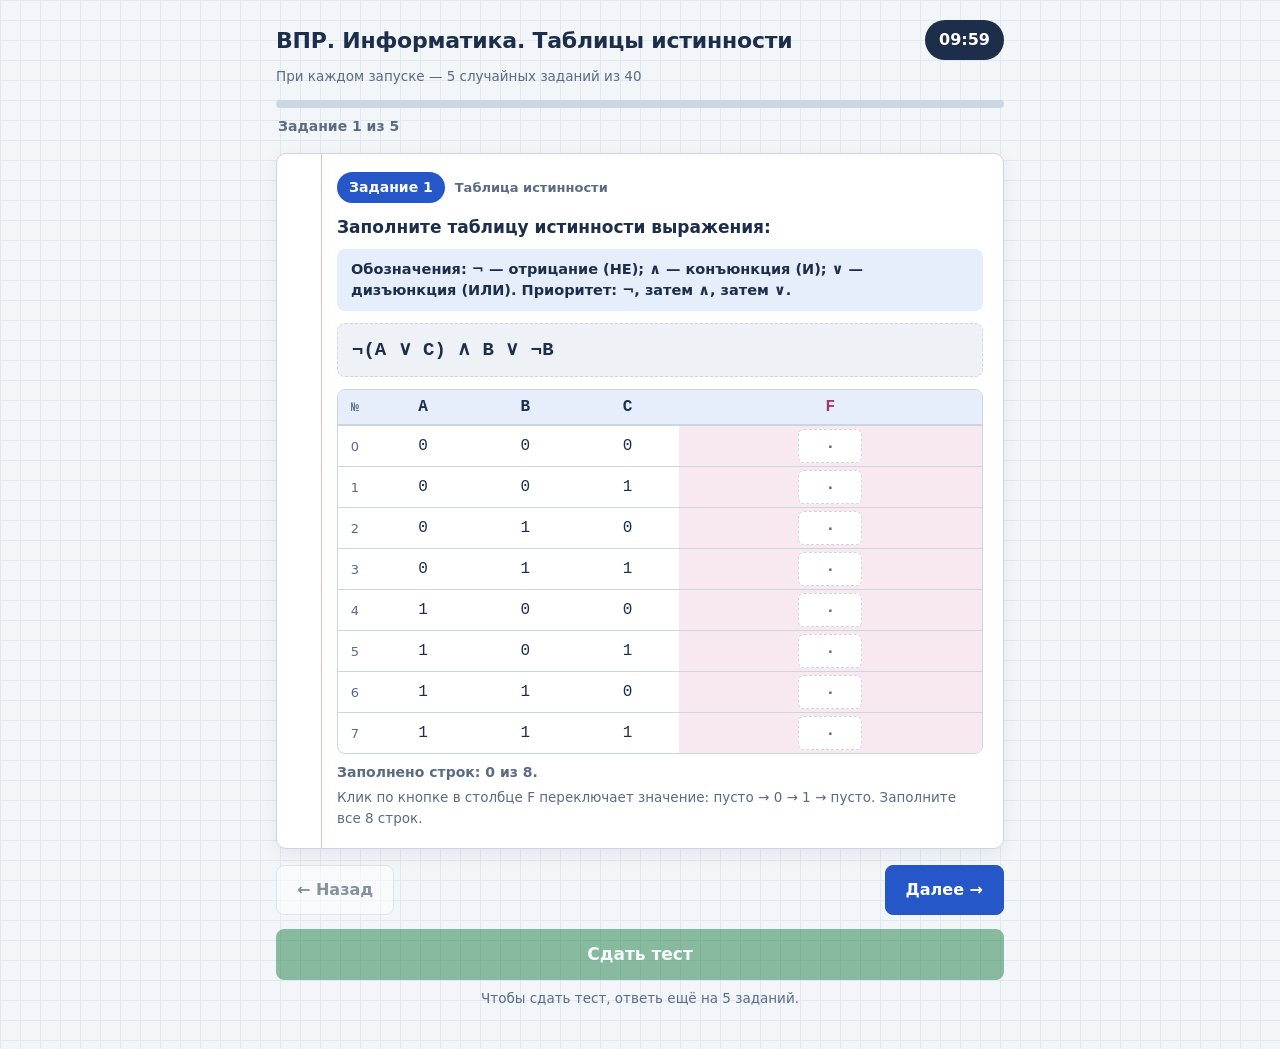
<file: tests/test_vpr10_tablicy.html>
<!DOCTYPE html>
<html lang="ru">
<head>
<meta charset="UTF-8">
<meta name="viewport" content="width=device-width, initial-scale=1.0">
<title>ВПР. Информатика. Таблицы истинности</title>
<style>
  :root {
    --paper: #f3f6f9; --grid: #e1e8f0; --sheet: #ffffff; --sheet-grid: #eef2f7;
    --ink: #1c2e4a; --ink-soft: #5b6b84; --rule: #ccd6e3;
    --accent: #2557c9; --accent-soft: #e6edfb;
    --inv: #a8326a; --inv-soft: #f8e8ef;
    --ok: #1d8048; --ok-soft: #e2f3e8;
    --bad: #c43131; --bad-soft: #fbe6e4;
    --warn: #9a5b00; --warn-soft: #fff4df;
    --margin: #e7a0a0;
    --f-display: "Unbounded", "Segoe UI", system-ui, sans-serif;
    --f-body: "Golos Text", "Segoe UI", system-ui, -apple-system, sans-serif;
    --f-mono: "JetBrains Mono", "Cascadia Mono", Consolas, "Courier New", monospace;
    --r: 10px; --shadow: 0 6px 18px rgba(20, 35, 60, .07);
  }
  * { box-sizing: border-box; }
  [hidden] { display: none !important; }
  body {
    margin: 0; color: var(--ink); font-family: var(--f-body); font-size: 16px; line-height: 1.5;
    background-color: var(--paper);
    background-image: linear-gradient(var(--grid) 1px, transparent 1px), linear-gradient(90deg, var(--grid) 1px, transparent 1px);
    background-size: 20px 20px;
  }
  button, input, textarea, select { font: inherit; color: inherit; }
  button { cursor: pointer; }
  :focus-visible { outline: 2px solid var(--accent); outline-offset: 2px; }

  .app { max-width: 760px; margin: 0 auto; padding: 20px 16px 40px; }

  .topbar { display: flex; justify-content: space-between; align-items: center; gap: 12px; flex-wrap: wrap; margin-bottom: 6px; }
  .title { font-family: var(--f-display); font-weight: 700; font-size: 22px; letter-spacing: -.01em; color: var(--ink); }
  .subtitle { color: var(--ink-soft); font-size: 13.5px; margin: 2px 0 14px; }
  .timer {
    background: var(--ink); color: #fff; padding: 8px 14px; border-radius: 999px;
    font-variant-numeric: tabular-nums; font-weight: 700; font-size: 16px;
  }
  .timer.warn { background: var(--bad); }

  .progress-wrap { background: var(--rule); border-radius: 999px; height: 8px; overflow: hidden; }
  .progress-bar { height: 100%; width: 0; background: linear-gradient(90deg, var(--accent), var(--inv)); transition: width .3s; }
  .progress-label { margin: 8px 2px 16px; color: var(--ink-soft); font-weight: 600; font-size: 14px; }

  .card {
    position: relative; background: var(--sheet); border: 1px solid var(--rule); border-radius: var(--r);
    padding: 18px 20px 20px 60px; box-shadow: var(--shadow); min-height: 240px;
  }
  .card::before {
    content: ""; position: absolute; top: 0; bottom: 0; left: 44px; width: 1px;
    background: var(--margin); opacity: .7; pointer-events: none;
  }
  .task-head { display: flex; align-items: center; gap: 10px; margin-bottom: 12px; flex-wrap: wrap; }
  .task-num { background: var(--accent); color: #fff; padding: 5px 12px; border-radius: 999px; font-weight: 700; font-size: 14px; }
  .task-type { color: var(--ink-soft); font-size: 13px; font-weight: 600; }
  .instruction { font-weight: 700; margin: 0 0 8px; font-size: 17px; }
  .text { margin: 0 0 16px; }

  .options { display: flex; flex-direction: column; gap: 8px; }
  .option {
    display: flex; align-items: center; gap: 12px; border: 1.5px solid var(--rule); border-radius: 8px;
    padding: 11px 13px; cursor: pointer; transition: border-color .15s, background .15s;
  }
  .option:hover { border-color: var(--accent); background: var(--accent-soft); }
  .option input { width: 18px; height: 18px; accent-color: var(--accent); flex: 0 0 auto; }
  .option span { font-size: 16px; }

  .text-input, .open-input {
    width: 100%; font: inherit; font-size: 16px; padding: 12px 14px;
    border: 1.5px solid var(--rule); border-radius: 8px; background: var(--sheet);
  }
  .text-input:focus, .open-input:focus, .match-select:focus { outline: none; border-color: var(--accent); }
  .open-input { min-height: 130px; resize: vertical; }
  .match { display: flex; flex-direction: column; gap: 10px; }
  .match-row { display: flex; align-items: center; gap: 12px; }
  .match-left { flex: 1 1 45%; font-weight: 600; }
  .match-select {
    flex: 1 1 50%; font: inherit; font-size: 16px; padding: 11px 12px; border: 1.5px solid var(--rule); border-radius: 8px; background: var(--sheet);
  }

  /* ===== Таблица истинности ===== */
  .legend {
    background: var(--accent-soft); border-radius: 8px; padding: 10px 14px;
    font-size: 14.5px; line-height: 1.45; margin: 0 0 12px; color: var(--ink);
  }
  .expr {
    font-family: var(--f-mono); font-size: 19px; font-weight: 700;
    background: var(--sheet-grid); border: 1px dashed var(--rule); border-radius: 8px;
    padding: 12px 14px; margin: 0 0 12px; overflow-x: auto; white-space: nowrap;
  }
  .table-scroll { overflow: auto; max-height: 460px; border: 1px solid var(--rule); border-radius: 8px; background: var(--sheet); }
  table.tt { border-collapse: separate; border-spacing: 0; width: 100%; }
  .tt th, .tt td { border-bottom: 1px solid var(--rule); padding: 5px 8px; text-align: center; font-size: 16px; }
  .tt thead th {
    background: var(--accent-soft); position: sticky; top: 0; z-index: 1;
    font-family: var(--f-mono); font-weight: 700; font-size: 16px; border-bottom: 2px solid var(--rule);
  }
  .tt tr:last-child td { border-bottom: none; }
  .tt td.mono { font-family: var(--f-mono); }
  .tt .num { color: var(--ink-soft); font-size: 13px; width: 34px; }
  .tt .th-f { color: var(--inv); }
  .f-cell { padding: 3px 6px !important; background: var(--inv-soft); }
  .f-toggle {
    width: 64px; height: 34px; border-radius: 6px; border: 1.5px dashed var(--rule);
    background: var(--sheet); font-family: var(--f-mono); font-weight: 700; font-size: 17px;
    color: var(--ink-soft); transition: border-color .12s, background .12s;
  }
  .f-toggle:hover { border-color: var(--accent); color: var(--accent); }
  .f-toggle.v0 { border-style: solid; border-color: var(--accent); color: var(--ink); background: #fff; }
  .f-toggle.v1 { border-style: solid; border-color: var(--inv); color: var(--inv); background: #fff; }
  .tt-status { margin-top: 8px; font-size: 14px; font-weight: 600; color: var(--ink-soft); }
  .tt-status.done { color: var(--ok); }
  .tt-help { margin-top: 4px; font-size: 13.5px; color: var(--ink-soft); }
  .tt-result th, .tt-result td { font-size: 14.5px; padding: 4px 6px; }
  .cell-ok { background: var(--ok-soft); color: var(--ok); font-weight: 700; }
  .cell-bad { background: var(--bad-soft); color: var(--bad); font-weight: 700; }
  .mark-ok { color: var(--ok); font-weight: 700; }
  .mark-bad { color: var(--bad); font-weight: 700; }
  .pts { color: var(--ink-soft); font-size: 13px; font-weight: 700; }

  .nav { display: flex; justify-content: space-between; gap: 12px; margin-top: 16px; }
  .btn {
    font: inherit; font-size: 16px; font-weight: 600; padding: 12px 20px; border-radius: 8px;
    border: 1px solid var(--rule); background: var(--sheet); color: var(--ink); cursor: pointer;
    transition: border-color .15s, filter .15s, transform .05s;
  }
  .btn:hover:not(:disabled) { border-color: var(--accent); }
  .btn:active { transform: translateY(1px); }
  .btn:disabled { opacity: .5; cursor: not-allowed; }
  .btn-primary { background: var(--accent); border-color: var(--accent); color: #fff; }
  .btn-primary:hover:not(:disabled) { filter: brightness(1.07); }
  .btn-submit { width: 100%; margin-top: 14px; background: var(--ok); border-color: var(--ok); color: #fff; font-size: 17px; }
  .btn-submit:hover:not(:disabled) { filter: brightness(1.07); }
  .hint { text-align: center; color: var(--ink-soft); margin-top: 8px; font-size: 13.5px; }

  .results { margin-top: 20px; }
  .summary {
    background: var(--sheet); border: 1px solid var(--rule); border-radius: var(--r); padding: 20px 22px;
    text-align: center; box-shadow: var(--shadow); margin-bottom: 16px;
  }
  .summary .score { font-family: var(--f-display); font-size: 40px; font-weight: 800; color: var(--accent); }
  .summary .grade { font-size: 24px; font-weight: 700; color: var(--accent); }
  .result-item {
    background: var(--sheet); border: 1px solid var(--rule); border-radius: var(--r); padding: 18px 20px;
    margin-bottom: 14px; box-shadow: var(--shadow);
  }
  .result-item.correct { border-left: 5px solid var(--ok); }
  .result-item.wrong { border-left: 5px solid var(--bad); }
  .result-item.partial { border-left: 5px solid var(--warn); }
  .badge { display: inline-block; padding: 3px 12px; border-radius: 999px; color: #fff; font-weight: 700; font-size: 13px; }
  .badge.ok { background: var(--ok); }
  .badge.no { background: var(--bad); }
  .badge.warn { background: var(--warn); }
  .your, .right { margin: 6px 0; }
  .your b, .right b { color: var(--ink); }
  .explain { color: var(--ink-soft); font-size: 15px; margin-top: 8px; }
  .selfcheck { margin-top: 12px; background: var(--accent-soft); border-radius: 8px; padding: 13px 15px; }
  .selfcheck .mini-btn {
    font: inherit; font-size: 15px; font-weight: 600; padding: 9px 15px; margin: 6px 8px 0 0;
    border-radius: 7px; border: 1px solid var(--rule); background: var(--sheet); cursor: pointer;
  }
  .selfcheck .mini-btn.yes:hover { border-color: var(--ok); color: var(--ok); }
  .selfcheck .mini-btn.no:hover { border-color: var(--bad); color: var(--bad); }
</style>
</head>
<body>
<div class="app">
  <header class="topbar">
    <div class="title" id="test-title"></div>
    <div class="timer" id="timer">10:00</div>
  </header>
  <div class="subtitle" id="subtitle"></div>

  <div class="progress-wrap"><div class="progress-bar" id="progress-bar"></div></div>
  <div class="progress-label" id="progress-label">Задание 1 из 5</div>

  <main class="card" id="card"></main>

  <div class="nav">
    <button class="btn" id="prev">← Назад</button>
    <button class="btn btn-primary" id="next">Далее →</button>
  </div>

  <button class="btn btn-submit" id="submit" disabled>Сдать тест</button>
  <div class="hint" id="submit-hint">Чтобы сдать тест, ответь на все задания.</div>

  <section class="results" id="results" hidden></section>
</div>

<script>
/* =====================================================================
   ДВИЖОК ТЕСТА. Пул — 40 заданий типа "truth" (таблица истинности).
   При каждом запуске случайно выбирается 5 заданий (или все, если их
   меньше 5). Секретные поля (correct, explanation) хранятся в base64
   и декодируются функцией decodeSecrets() — см. scripts/encode.py
   из скила test-html-shablon.
   Тип "truth": expression в поле text, vars — список переменных,
   correct — эталонная колонка F (строка 0/1; строки таблицы идут в
   порядке двоичного счёта, старший бит — первая переменная).
   Скоринг задания: 2 балла — колонка F верна полностью, 1 балл —
   ровно одна ошибка, 0 баллов — две и более ошибок. Максимум за
   попытку — 10 баллов. Оценка: 9–10 → «5», 7–8 → «4», 5–6 → «3»,
   0–4 → «2».
   ===================================================================== */
const TEST = {
  subject: "Информатика",
  grade: "10 класс",
  title: "ВПР. Информатика. Таблицы истинности",
  timerMinutes: 10,
  tasks: [
    { type: "truth", instruction: "Заполните таблицу истинности выражения:", text: "(¬A ∨ B ∧ ¬C) ∧ C", vars: ["A", "B", "C"],
      correct: "MDEwMTAwMDA=",
      explanation: "0J/RgNC4IEM9MCDQstGB0ZEg0LLRi9GA0LDQttC10L3QuNC1INGA0LDQstC90L4gMC4g0J/RgNC4IEM9MSDRgdC60L7QsdC60LAgKMKsQSDiiKggQuKIp8KsQykg0LTQsNGR0YIgwqxBLCDQv9C+0Y3RgtC+0LzRgyBGPTEg0YLQvtC70YzQutC+INC/0YDQuCBBPTA6INGB0YLRgNC+0LrQuCAwMDEg0LggMDExLg==" },
    { type: "truth", instruction: "Заполните таблицу истинности выражения:", text: "¬A ∧ (¬B ∨ ¬C)", vars: ["A", "B", "C"],
      correct: "MTExMDAwMDA=",
      explanation: "[base64]" },
    { type: "truth", instruction: "Заполните таблицу истинности выражения:", text: "¬A ∧ B ∨ ¬C", vars: ["A", "B", "C"],
      correct: "MTAxMTEwMTA=",
      explanation: "wqxDINC00LDRkdGCIDEg0LLQviDQstGB0LXRhSDRgdGC0YDQvtC60LDRhSDRgSBDPTAgKDAwMCwgMDEwLCAxMDAsIDExMCk7IMKsQeKIp0Ig0LTQvtCx0LDQstC70Y/QtdGCINGB0YLRgNC+0LrRgyAwMTEuIEY9MCDQsiDRgdGC0YDQvtC60LDRhSAwMDEsIDEwMSwgMTExLg==" },
    { type: "truth", instruction: "Заполните таблицу истинности выражения:", text: "(¬A ∧ B ∨ ¬C) ∨ (C ∧ ¬B)", vars: ["A", "B", "C"],
      correct: "MTExMTExMTA=",
      explanation: "wqxDINC00LDRkdGCIDEg0L/RgNC4IEM9MCAoMDAwLCAwMTAsIDEwMCwgMTEwKSwg0LAgQ+KIp8KsQiDQtNC+0LHQsNCy0LvRj9C10YIgMDAxINC4IDEwMS4g0JXQtNC40L3RgdGC0LLQtdC90L3Ri9C5INC90L7Qu9GMIOKAlCDRgdGC0YDQvtC60LAgMTExIChBPTEsIEI9MSwgQz0xKS4=" },
    { type: "truth", instruction: "Заполните таблицу истинности выражения:", text: "A ∨ ¬B ∧ ¬C", vars: ["A", "B", "C"],
      correct: "MTAwMDExMTE=",
      explanation: "QSDQtNCw0ZHRgiAxINCy0L4g0LLRgdC10YUg0YHRgtGA0L7QutCw0YUg0YEgQT0xICgxMDDigJMxMTEpOyDCrELiiKfCrEMg0LTQvtCx0LDQstC70Y/QtdGCINGB0YLRgNC+0LrRgyAwMDAuIEY9MCDQsiDRgdGC0YDQvtC60LDRhSAwMDEsIDAxMCwgMDExLg==" },
    { type: "truth", instruction: "Заполните таблицу истинности выражения:", text: "X ∧ (Y ∨ ¬Z)", vars: ["X", "Y", "Z"],
      correct: "MDAwMDEwMTE=",
      explanation: "0J3Rg9C20L3QviBYPTEg0LggKFk9MSDQuNC70LggWj0wKTog0YHRgtGA0L7QutC4IDEwMCwgMTEwLCAxMTEuINCS0L4g0LLRgdC10YUg0YHRgtGA0L7QutCw0YUg0YEgWD0wIEY9MC4=" },
    { type: "truth", instruction: "Заполните таблицу истинности выражения:", text: "((X → Y) ∨ Z) ∧ (X → Y)", vars: ["X", "Y", "Z"], impl: true,
      correct: "MTExMTAwMTE=",
      explanation: "0J7QsdC1INGB0LrQvtCx0LrQuCDRgdC+0LTQtdGA0LbQsNGCIChY4oaSWSksINC/0L7RjdGC0L7QvNGDINCy0YvRgNCw0LbQtdC90LjQtSDRgNCw0LLQvdC+IFjihpJZLiDQmNC80L/Qu9C40LrQsNGG0LjRjyDQu9C+0LbQvdCwINGC0L7Qu9GM0LrQviDQv9GA0LggMeKGkjAsINGC0L4g0LXRgdGC0Ywg0L/RgNC4IFg9MSwgWT0wOiDRgdGC0YDQvtC60LggMTAwINC4IDEwMS4=" },
    { type: "truth", instruction: "Заполните таблицу истинности выражения:", text: "¬((X ∨ Y) ∧ (Z ∨ X)) ∧ (Z ∨ Y)", vars: ["X", "Y", "Z"],
      correct: "MDExMDAwMDA=",
      explanation: "0J/RgNC4IFg9MSDQstGB0ZEg0LLRi9GA0LDQttC10L3QuNC1INGA0LDQstC90L4gMC4g0J/RgNC4IFg9MCDQvtGB0YLQsNGR0YLRgdGPIMKsKFniiKdaKSDiiKcgKFniiKhaKSDigJQgwqvRgNC+0LLQvdC+INC+0LTQvdCwINC40LcgWSwgWiDRgNCw0LLQvdCwIDHCuzog0YHRgtGA0L7QutC4IDAwMSDQuCAwMTAu" },
    { type: "truth", instruction: "Заполните таблицу истинности выражения:", text: "(¬A ∧ B ∨ ¬C) ∧ D", vars: ["A", "B", "C", "D"],
      correct: "MDEwMDAxMDEwMTAwMDEwMA==",
      explanation: "0J3Rg9C20L3QviBEPTEuINCf0YDQuCBEPTEg0LfQvdCw0YfQtdC90LjQtSDQt9Cw0LTQsNGR0YIgwqxB4oinQiDiiKggwqxDLCDRh9GC0L4g0LTQsNGR0YIgMCDRgtC+0LvRjNC60L4g0L/RgNC4IEM9MSDQuCDQvdC1IChBPTAg0LggQj0xKS4gRj0xINCyINGB0YLRgNC+0LrQsNGFIDAwMDEsIDAxMDEsIDAxMTEsIDEwMDEsIDExMDEu" },
    { type: "truth", instruction: "Заполните таблицу истинности выражения:", text: "(A ∧ D) ∨ (¬B ∧ C)", vars: ["A", "B", "C", "D"],
      correct: "MDAxMTAwMDAwMTExMDEwMQ==",
      explanation: "QeKIp0Qg0LTQsNGR0YIgMSDQsiDRgdGC0YDQvtC60LDRhSAxMDAxLCAxMDExLCAxMTAxLCAxMTExOyDCrELiiKdDINC00L7QsdCw0LLQu9GP0LXRgiAwMDEwLCAwMDExLCAxMDEwLiDQkiDQvtGB0YLQsNC70YzQvdGL0YUg0LTQtdCy0Y/RgtC4INGB0YLRgNC+0LrQsNGFIEY9MC4=" },
    { type: "truth", instruction: "Заполните таблицу истинности выражения:", text: "(¬A ∨ D) ∧ (B ∨ C)", vars: ["A", "B", "C", "D"],
      correct: "MDAxMTExMTEwMDAxMDEwMQ==",
      explanation: "[base64]" },
    { type: "truth", instruction: "Заполните таблицу истинности выражения:", text: "(A ∨ ¬C ∨ B) ∧ D", vars: ["A", "B", "C", "D"],
      correct: "MDEwMDAxMDEwMTAxMDEwMQ==",
      explanation: "0J3Rg9C20L3QviBEPTEgKNCx0LXQtyBEINCy0YHQtdCz0LTQsCAwKSDQuCAoQT0xINC40LvQuCBCPTEg0LjQu9C4IEM9MCkuINCf0YDQuCBEPTEgRj0wINGC0L7Qu9GM0LrQviDQsiDRgdGC0YDQvtC60LUgMDAxMSAoQT0wLCBCPTAsIEM9MSku" },
    { type: "truth", instruction: "Заполните таблицу истинности выражения:", text: "(¬A ∧ B ∧ ¬C) ∨ D", vars: ["A", "B", "C", "D"],
      correct: "MDEwMTExMDEwMTAxMDEwMQ==",
      explanation: "0J3Rg9C20L3QviBEPTEg0LjQu9C4IChBPTAsIEI9MSwgQz0wKS4gRj0wINCyINGB0YLRgNC+0LrQsNGFIDAwMDAsIDAwMTAsIDAxMTAsIDEwMDAsIDEwMTAsIDExMDAsIDExMTAu" },
    { type: "truth", instruction: "Заполните таблицу истинности выражения:", text: "(A ∨ B ∧ ¬C) ∧ D", vars: ["A", "B", "C", "D"],
      correct: "MDAwMDAxMDAwMTAxMDEwMQ==",
      explanation: "0J3Rg9C20L3QviBEPTEg0LggKEE9MSDQuNC70LggKEI9MSDQuCBDPTApKS4gRj0xINCyINGB0YLRgNC+0LrQsNGFIDAxMDEsIDEwMDEsIDEwMTEsIDExMDEsIDExMTE7INC/0YDQuCBEPTAg0LLRgdC10LPQtNCwIDAu" },
    { type: "truth", instruction: "Заполните таблицу истинности выражения:", text: "(A ∧ ¬B ∨ C) ∧ D", vars: ["A", "B", "C", "D"],
      correct: "MDAwMTAwMDEwMTAxMDAwMQ==",
      explanation: "0J3Rg9C20L3QviBEPTEg0LggKEM9MSDQuNC70LggKEE9MSDQuCBCPTApKS4g0J/RgNC4IEQ9MSBGPTAg0LIg0YHRgtGA0L7QutCw0YUgMDAwMSwgMDEwMSwgMTEwMSAo0YLQsNC8IEM9MCDQuCBB4oinwqxCINC70L7QttC90L4pLg==" },
    { type: "truth", instruction: "Заполните таблицу истинности выражения:", text: "(¬A ∧ ¬B ∨ C) ∧ D", vars: ["A", "B", "C", "D"],
      correct: "MDEwMTAwMDEwMDAxMDAwMQ==",
      explanation: "0J3Rg9C20L3QviBEPTEg0LggKEM9MSDQuNC70LggKEE9MCDQuCBCPTApKS4g0J/RgNC4IEQ9MSBGPTAg0LIg0YHRgtGA0L7QutCw0YUgMDEwMSwgMTAwMSwgMTEwMS4=" },
    { type: "truth", instruction: "Заполните таблицу истинности выражения:", text: "(A ∧ B ∨ ¬C) ∧ ¬D", vars: ["A", "B", "C", "D"],
      correct: "MTAwMDEwMDAxMDAwMTAxMA==",
      explanation: "0J3Rg9C20L3QviBEPTAg0LggKEM9MCDQuNC70LggQT1CPTEpLiBGPTEg0LIg0YHRgtGA0L7QutCw0YUgMDAwMCwgMDEwMCwgMTAwMCwgMTEwMCwgMTExMDsg0L/RgNC4IEQ9MSDQstGB0LXQs9C00LAgMC4=" },
    { type: "truth", instruction: "Заполните таблицу истинности выражения:", text: "(¬A ∨ B ∧ ¬C) ∧ C", vars: ["A", "B", "C"],
      correct: "MDEwMTAwMDA=",
      explanation: "0J/RgNC4IEM9MCDQstGB0ZEg0LLRi9GA0LDQttC10L3QuNC1INGA0LDQstC90L4gMC4g0J/RgNC4IEM9MSDRgdC60L7QsdC60LAg0LTQsNGR0YIgwqxBICjRgdC70LDQs9Cw0LXQvNC+0LUgQuKIp8KsQyDRgNCw0LLQvdC+IDApLCDQv9C+0Y3RgtC+0LzRgyBGPTEg0YLQvtC70YzQutC+INC/0YDQuCBBPTA6INGB0YLRgNC+0LrQuCAwMDEg0LggMDExLg==" },
    { type: "truth", instruction: "Заполните таблицу истинности выражения:", text: "(¬(A ∨ C) ∨ B) ∧ ¬C", vars: ["A", "B", "C"],
      correct: "MTAxMDAwMTA=",
      explanation: "0J3Rg9C20L3QviBDPTAgKNC40L3QsNGH0LUgwqxDPTApLiDQn9GA0LggQz0wINC/0LXRgNCy0LDRjyDRgdC60L7QsdC60LAg0YDQsNCy0L3QsCDCrEHiiKhCINC4INC00LDRkdGCIDAg0YLQvtC70YzQutC+INC/0YDQuCBBPTEsIEI9MCAo0YHRgtGA0L7QutCwIDEwMCkuIEY9MSDQsiDRgdGC0YDQvtC60LDRhSAwMDAsIDAxMCwgMTEwLg==" },
    { type: "truth", instruction: "Заполните таблицу истинности выражения:", text: "(¬(A ∨ B) ∨ A) ∧ ¬C", vars: ["A", "B", "C"],
      correct: "MTAwMDEwMTA=",
      explanation: "0J3Rg9C20L3QviBDPTAuINCf0YDQuCBDPTAg0YHQutC+0LHQutCwIMKsKEHiiKhCKeKIqEEg0YDQsNCy0L3QsCDCrELiiKhBINC4INC00LDRkdGCIDAg0YLQvtC70YzQutC+INC/0YDQuCBBPTAsIEI9MSAo0YHRgtGA0L7QutCwIDAxMCkuIEY9MSDQsiAwMDAsIDEwMCwgMTEwOyDQv9GA0LggQz0xINCy0YHQtdCz0LTQsCAwLg==" },
    { type: "truth", instruction: "Заполните таблицу истинности выражения:", text: "¬(A ∨ C) ∧ B ∨ ¬B", vars: ["A", "B", "C"],
      correct: "MTExMDExMDA=",
      explanation: "wqxCINC00LDRkdGCIDEg0L/RgNC4IEI9MCAo0YHRgtGA0L7QutC4IDAwMCwgMDAxLCAxMDAsIDEwMSk7IMKsKEHiiKhDKeKIp0Ig0LTQvtCx0LDQstC70Y/QtdGCINGB0YLRgNC+0LrRgyAwMTAgKEE9MCwgQz0wLCBCPTEpLiBGPTAg0LIg0YHRgtGA0L7QutCw0YUgMDExLCAxMTAsIDExMS4=" },
    { type: "truth", instruction: "Заполните таблицу истинности выражения:", text: "¬(A ∨ B ∧ ¬C)", vars: ["A", "B", "C"],
      correct: "MTEwMTAwMDA=",
      explanation: "[base64]" },
    { type: "truth", instruction: "Заполните таблицу истинности выражения:", text: "¬(¬A ∧ B ∨ C)", vars: ["A", "B", "C"],
      correct: "MTAwMDEwMTA=",
      explanation: "0J3Rg9C20L3QviBDPTAg0LggwqwowqxB4oinQiksINGC0L4g0LXRgdGC0YwgQz0wINC4IChBPTEg0LjQu9C4IEI9MCkuIEY9MSDQsiDRgdGC0YDQvtC60LDRhSAwMDAsIDEwMCwgMTEwOyDQv9GA0LggQz0xINCy0YHQtdCz0LTQsCAwLg==" },
    { type: "truth", instruction: "Заполните таблицу истинности выражения:", text: "(A ∨ B) ∨ (B ∧ ¬C)", vars: ["A", "B", "C"],
      correct: "MDAxMTExMTE=",
      explanation: "QeKIqEIg0LvQvtC20L3QviDRgtC+0LvRjNC60L4g0L/RgNC4IEE9MCwgQj0wICjRgdGC0YDQvtC60LggMDAwINC4IDAwMSkg4oCUINGC0LDQvCDQttC1INC4IELiiKfCrEM9MC4gRj0xINCy0L4g0LLRgdC10YUg0L7RgdGC0LDQu9GM0L3Ri9GFINGB0YLRgNC+0LrQsNGFLg==" },
    { type: "truth", instruction: "Заполните таблицу истинности выражения:", text: "(¬A ∧ B) ∧ (B ∨ C)", vars: ["A", "B", "C"],
      correct: "MDAxMTAwMDA=",
      explanation: "0J3Rg9C20L3QviBBPTAg0LggQj0xICjQuNC90LDRh9C1INC/0LXRgNCy0YvQuSDQvNC90L7QttC40YLQtdC70YwgMCk7INCy0YLQvtGA0L7QuSDQvNC90L7QttC40YLQtdC70YwgQuKIqEMg0L/RgNC4IEI9MSDQstGB0LXQs9C00LAgMS4gRj0xINCyINGB0YLRgNC+0LrQsNGFIDAxMCDQuCAwMTEu" },
    { type: "truth", instruction: "Заполните таблицу истинности выражения:", text: "¬(A ∧ C) ∨ (B ∧ C)", vars: ["A", "B", "C"],
      correct: "MTExMTEwMTE=",
      explanation: "wqwoQeKIp0MpINC00LDRkdGCIDAg0YLQvtC70YzQutC+INC/0YDQuCBBPTEsIEM9MSAo0YHRgtGA0L7QutC4IDEwMSDQuCAxMTEpLiDQkiAxMTEg0LLRgtC+0YDQvtC5INGH0LvQtdC9IELiiKdDPTEsINCwINCyIDEwMSBCPTAuINCV0LTQuNC90YHRgtCy0LXQvdC90YvQuSDQvdC+0LvRjCDigJQg0YHRgtGA0L7QutCwIDEwMS4=" },
    { type: "truth", instruction: "Заполните таблицу истинности выражения:", text: "(A ∨ C) ∧ ¬(B ∨ C)", vars: ["A", "B", "C"],
      correct: "MDAwMDEwMDA=",
      explanation: "0J3Rg9C20L3QviAoQT0xINC40LvQuCBDPTEpINC4IEI9MCwgQz0wLiDQoNCw0LcgQz0wLCDQvtGB0YLQsNGR0YLRgdGPIEE9MSwgQj0wIOKAlCDRgdGC0YDQvtC60LAgMTAwLg==" },
    { type: "truth", instruction: "Заполните таблицу истинности выражения:", text: "A ∧ B ∨ C ∧ (A ∨ B)", vars: ["A", "B", "C"],
      correct: "MDAwMTAxMTE=",
      explanation: "QeKIp0Ig0LTQsNGR0YIgMSDQsiAxMTAg0LggMTExOyBD4oinKEHiiKhCKSDQtNC+0LHQsNCy0LvRj9C10YIgMDExINC4IDEwMS4gRj0xINCyINGB0YLRgNC+0LrQsNGFIDAxMSwgMTAxLCAxMTAsIDExMTsgRj0wINCyIDAwMCwgMDAxLCAwMTAsIDEwMC4=" },
    { type: "truth", instruction: "Заполните таблицу истинности выражения:", text: "A ∨ B ∧ C ∨ (A ∨ C)", vars: ["A", "B", "C"],
      correct: "MDEwMTExMTE=",
      explanation: "[base64]" },
    { type: "truth", instruction: "Заполните таблицу истинности выражения:", text: "¬(A ∨ B ∧ C) ∨ B", vars: ["A", "B", "C"],
      correct: "MTExMTAwMTE=",
      explanation: "0J/RgNC4IEI9MSBGPTEgKNGB0YLRgNC+0LrQuCAwMTAsIDAxMSwgMTEwLCAxMTEpLiDQn9GA0LggQj0wINC+0YHRgtCw0ZHRgtGB0Y8gwqxBOiBGPTEg0YLQvtC70YzQutC+INCyIDAwMCDQuCAwMDEuINCd0YPQu9C4IOKAlCAxMDAg0LggMTAxLg==" },
    { type: "truth", instruction: "Заполните таблицу истинности выражения:", text: "¬(A ∧ B ∨ C) ∧ A", vars: ["A", "B", "C"],
      correct: "MDAwMDEwMDA=",
      explanation: "0J/RgNC4IEE9MCDQstGB0ZEg0LLRi9GA0LDQttC10L3QuNC1INGA0LDQstC90L4gMC4g0J/RgNC4IEE9MSDQv9C+0LvRg9GH0LDQtdC8IMKsKELiiKhDKTog0L3Rg9C20L3QviBCPTAg0LggQz0wLiBGPTEg0YLQvtC70YzQutC+INCyINGB0YLRgNC+0LrQtSAxMDAu" },
    { type: "truth", instruction: "Заполните таблицу истинности выражения:", text: "¬(C ∨ B) ∧ ¬A ∨ C", vars: ["A", "B", "C"],
      correct: "MTEwMTAxMDE=",
      explanation: "[base64]" },
    { type: "truth", instruction: "Заполните таблицу истинности выражения:", text: "¬(A ∨ B) ∨ A ∧ ¬C", vars: ["A", "B", "C"],
      correct: "MTEwMDEwMTA=",
      explanation: "wqwoQeKIqEIpINC00LDRkdGCIDEg0L/RgNC4IEE9MCwgQj0wICgwMDAsIDAwMSk7IEHiiKfCrEMg0LTQvtCx0LDQstC70Y/QtdGCIEE9MSwgQz0wICgxMDAsIDExMCkuINCd0YPQu9C4IOKAlCAwMTAsIDAxMSwgMTAxLCAxMTEu" },
    { type: "truth", instruction: "Заполните таблицу истинности выражения:", text: "¬(C ∧ B) ∨ A ∧ ¬C", vars: ["A", "B", "C"],
      correct: "MTExMDExMTA=",
      explanation: "wqwoQ+KIp0IpINC00LDRkdGCIDAg0YLQvtC70YzQutC+INC/0YDQuCBCPTEsIEM9MSAo0YHRgtGA0L7QutC4IDAxMSDQuCAxMTEpLCDQsCDRgtCw0LwgQeKIp8KsQz0wLiBGPTAg0YLQvtC70YzQutC+INCyIDAxMSDQuCAxMTEu" },
    { type: "truth", instruction: "Заполните таблицу истинности выражения:", text: "(A ∧ ¬B ∨ ¬C) ∨ A", vars: ["A", "B", "C"],
      correct: "MTAxMDExMTE=",
      explanation: "QSDQtNCw0ZHRgiAxINCy0L4g0LLRgdC10YUg0YHRgtGA0L7QutCw0YUg0YEgQT0xICgxMDDigJMxMTEpLiDQn9GA0LggQT0wINC+0YHRgtCw0ZHRgtGB0Y8gwqxDOiBGPTEg0L/RgNC4IEM9MCAoMDAwLCAwMTApLiDQndGD0LvQuCDigJQgMDAxINC4IDAxMS4=" },
    { type: "truth", instruction: "Заполните таблицу истинности выражения:", text: "(¬A ∧ ¬B ∨ ¬C) ∨ A", vars: ["A", "B", "C"],
      correct: "MTExMDExMTE=",
      explanation: "0J/[base64]" },
    { type: "truth", instruction: "Заполните таблицу истинности выражения:", text: "A ∧ B ∨ ¬(¬A ∧ C)", vars: ["A", "B", "C"],
      correct: "MTAxMDExMTE=",
      explanation: "[base64]" },
    { type: "truth", instruction: "Заполните таблицу истинности выражения:", text: "¬(A ∨ B) ∧ C ∨ ¬C", vars: ["A", "B", "C"],
      correct: "MTExMDEwMTA=",
      explanation: "wqxDINC00LDRkdGCIDEg0L/RgNC4IEM9MCAoMDAwLCAwMTAsIDEwMCwgMTEwKTsgwqwoQeKIqEIp4oinQyDQtNC+0LHQsNCy0LvRj9C10YIg0YHRgtGA0L7QutGDIDAwMSAoQT0wLCBCPTAsIEM9MSkuINCd0YPQu9C4IOKAlCAwMTEsIDEwMSwgMTExLg==" },
    { type: "truth", instruction: "Заполните таблицу истинности выражения:", text: "(¬A ∧ B ∨ C) ∨ ¬B", vars: ["A", "B", "C"],
      correct: "MTExMTExMDE=",
      explanation: "0J/RgNC4IEI9MCBGPTEg0LjQty3Qt9CwIMKsQiAoMDAwLCAwMDEsIDEwMCwgMTAxKS4g0J/RgNC4IEI9MSDQvdGD0LbQvdC+IEM9MSDQuNC70LggQT0wOiDRgdGC0YDQvtC60LggMDEwLCAwMTEsIDExMS4g0JXQtNC40L3RgdGC0LLQtdC90L3Ri9C5INC90L7Qu9GMIOKAlCAxMTAgKEE9MSwgQj0xLCBDPTApLg==" },
    { type: "truth", instruction: "Заполните таблицу истинности выражения:", text: "¬(¬A ∨ ¬B ∧ C)", vars: ["A", "B", "C"],
      correct: "MDAwMDEwMTE=",
      explanation: "wqwowqxBIOKIqCDCrELiiKdDKSDRgNCw0LLQvdC+IEHiiKcoQuKIqMKsQyk6INC90YPQttC90L4gQT0xINC4IChCPTEg0LjQu9C4IEM9MCkuIEY9MSDQsiDRgdGC0YDQvtC60LDRhSAxMDAsIDExMCwgMTExLg==" }
  ]
};

/* Обфускация секретных полей: правильные ответы и пояснения хранятся
   в base64 и декодируются в рантайме, чтобы их не было видно в
   исходном коде (Ctrl+U / DevTools). */
function B64Dec(b64) {
  const chars = "ABCDEFGHIJKLMNOPQRSTUVWXYZabcdefghijklmnopqrstuvwxyz0123456789+/";
  let bin = "";
  b64 = String(b64).replace(/=+$/, "");
  for (let i = 0; i < b64.length; i += 4) {
    const c1 = chars.indexOf(b64[i]);
    const c2 = chars.indexOf(b64[i + 1]);
    const c3 = b64[i + 2] === undefined ? -1 : chars.indexOf(b64[i + 2]);
    const c4 = b64[i + 3] === undefined ? -1 : chars.indexOf(b64[i + 3]);
    bin += String.fromCharCode((c1 << 2) | (c2 >> 4));
    if (c3 !== -1) bin += String.fromCharCode(((c2 & 15) << 4) | (c3 >> 2));
    if (c4 !== -1) bin += String.fromCharCode(((c3 & 3) << 6) | c4);
  }
  const bytes = [];
  for (let i = 0; i < bin.length; i++) bytes.push(bin.charCodeAt(i));
  let str = "";
  let i = 0;
  while (i < bytes.length) {
    const b = bytes[i];
    if (b < 0x80) { str += String.fromCharCode(b); i += 1; }
    else if (b < 0xE0) { str += String.fromCharCode(((b & 0x1F) << 6) | (bytes[i + 1] & 0x3F)); i += 2; }
    else if (b < 0xF0) { str += String.fromCharCode(((b & 0x0F) << 12) | ((bytes[i + 1] & 0x3F) << 6) | (bytes[i + 2] & 0x3F)); i += 3; }
    else { str += String.fromCharCode(((b & 0x07) << 18) | ((bytes[i + 1] & 0x3F) << 12) | ((bytes[i + 2] & 0x3F) << 6) | (bytes[i + 3] & 0x3F)); i += 4; }
  }
  return str;
}

function decodeSecrets() {
  TEST.tasks.forEach(t => {
    if (typeof t.correct === "string") {
      const raw = B64Dec(t.correct);
      t.correct = t.type === "multi" ? JSON.parse(raw) : (t.type === "truth" ? raw : Number(raw));
    }
    if (typeof t.correctText === "string") t.correctText = B64Dec(t.correctText);
    if (Array.isArray(t.accept)) t.accept = t.accept.map(x => B64Dec(x));
    if (typeof t.sample === "string") t.sample = B64Dec(t.sample);
    if (typeof t.explanation === "string") t.explanation = B64Dec(t.explanation);
    if (Array.isArray(t.pairs)) t.pairs.forEach(p => { if (typeof p.correct === "string") p.correct = B64Dec(p.correct); });
  });
}
decodeSecrets();

// --- Случайный выбор заданий при каждом запуске ---
function shuffle(arr) {
  const a = arr.slice();
  for (let i = a.length - 1; i > 0; i--) {
    const j = Math.floor(Math.random() * (i + 1));
    [a[i], a[j]] = [a[j], a[i]];
  }
  return a;
}
const POOL_SIZE = TEST.tasks.length;
TEST.tasks = shuffle(TEST.tasks).slice(0, Math.min(5, POOL_SIZE));

const TYPE_LABEL = { truth: "Таблица истинности", single: "Выбор одного ответа", multi: "Выбор нескольких ответов", text: "Краткий ответ", match: "Установление соответствия", open: "Развёрнутый ответ" };

const LEGEND = "Обозначения: ¬ — отрицание (НЕ); ∧ — конъюнкция (И); ∨ — дизъюнкция (ИЛИ). Приоритет: ¬, затем ∧, затем ∨.";
const LEGEND_IMPL = " → — импликация: ложна только при 1→0 (равносильно ¬X ∨ Y).";

const card = document.getElementById("card");
const resultsEl = document.getElementById("results");
const submitBtn = document.getElementById("submit");
const submitHint = document.getElementById("submit-hint");
const nextBtn = document.getElementById("next");
const prevBtn = document.getElementById("prev");
const progressBar = document.getElementById("progress-bar");
const progressLabel = document.getElementById("progress-label");
const timerEl = document.getElementById("timer");

document.getElementById("test-title").textContent = TEST.title;
document.getElementById("subtitle").textContent =
  POOL_SIZE > 5
    ? `При каждом запуске — 5 случайных заданий из ${POOL_SIZE}`
    : `Заданий в тесте: ${POOL_SIZE}`;

let current = 0;
let timeLeft = TEST.timerMinutes * 60;
let timerId = null;
let submitted = false;
const answers = TEST.tasks.map(() => null);
const selfChecked = {}; // для развёрнутых ответов: { index: true/false }

function typeLabel(t) { return TYPE_LABEL[t] || t; }

/* ===== Таблица истинности: рендер и ввод ===== */
function truthRows(t) { return 1 << t.vars.length; }

function renderTruth(t) {
  let html = `<div class="legend"><b>${LEGEND}</b>`;
  if (t.impl) html += LEGEND_IMPL;
  html += `</div>`;
  html += `<div class="expr">${t.text}</div>`;
  const n = t.vars.length, rows = 1 << n;
  html += `<div class="table-scroll"><table class="tt"><thead><tr><th class="num">№</th>`;
  t.vars.forEach(v => { html += `<th>${v}</th>`; });
  html += `<th class="th-f">F</th></tr></thead><tbody>`;
  for (let r = 0; r < rows; r++) {
    html += `<tr><td class="num">${r}</td>`;
    for (let k = 0; k < n; k++) html += `<td class="mono">${(r >> (n - 1 - k)) & 1}</td>`;
    html += `<td class="f-cell"><button type="button" class="f-toggle" data-row="${r}" aria-label="Значение F для строки ${r}">·</button></td></tr>`;
  }
  html += `</tbody></table></div>`;
  html += `<div class="tt-status" id="tt-status"></div>`;
  html += `<div class="tt-help">Клик по кнопке в столбце F переключает значение: пусто → 0 → 1 → пусто. Заполните все ${rows} строк.</div>`;
  return html;
}

function setToggle(btn, v) {
  btn.textContent = v === "0" ? "0" : v === "1" ? "1" : "·";
  btn.classList.toggle("v0", v === "0");
  btn.classList.toggle("v1", v === "1");
}

function updateTruthStatus() {
  const t = TEST.tasks[current];
  const el = document.getElementById("tt-status");
  if (!el) return;
  const rows = truthRows(t);
  const arr = answers[current];
  const filled = Array.isArray(arr) ? arr.filter(v => v === "0" || v === "1").length : 0;
  if (filled === rows) { el.textContent = `Заполнено строк: ${rows} из ${rows} — всё готово.`; el.classList.add("done"); }
  else { el.textContent = `Заполнено строк: ${filled} из ${rows}.`; el.classList.remove("done"); }
}

function bindTruth() {
  const t = TEST.tasks[current];
  if (t.type !== "truth") return;
  card.querySelectorAll(".f-toggle").forEach(btn => {
    btn.addEventListener("click", () => {
      const r = Number(btn.dataset.row);
      if (!Array.isArray(answers[current])) answers[current] = new Array(truthRows(t)).fill(null);
      const arr = answers[current];
      arr[r] = arr[r] === null ? "0" : (arr[r] === "0" ? "1" : null);
      setToggle(btn, arr[r]);
      updateTruthStatus();
      updateNav();
    });
  });
  updateTruthStatus();
}

function render() {
  const t = TEST.tasks[current];
  let html = `<div class="task-head"><span class="task-num">Задание ${current + 1}</span><span class="task-type">${typeLabel(t.type)}</span></div>`;
  html += `<p class="instruction">${t.instruction}</p>`;
  if (t.type === "truth") {
    html += renderTruth(t);
  } else {
    if (t.text) html += `<p class="text">${t.text}</p>`;
    if (t.type === "single") {
      html += `<div class="options">`;
      t.options.forEach((o, idx) => {
        html += `<label class="option"><input type="radio" name="q" value="${idx}"><span>${o}</span></label>`;
      });
      html += `</div>`;
    } else if (t.type === "multi") {
      html += `<div class="options">`;
      t.options.forEach((o, idx) => {
        html += `<label class="option"><input type="checkbox" name="q" value="${idx}"><span>${o}</span></label>`;
      });
      html += `</div>`;
    } else if (t.type === "text") {
      html += `<input type="text" class="text-input" placeholder="Введи ответ">`;
    } else if (t.type === "match") {
      html += `<div class="match">`;
      t.pairs.forEach((p, idx) => {
        html += `<div class="match-row"><span class="match-left">${p.left}</span><select class="match-select" data-pair="${idx}"><option value="">— выбери —</option>`;
        p.options.forEach(o => { html += `<option value="${o}">${o}</option>`; });
        html += `</select></div>`;
      });
      html += `</div>`;
    } else if (t.type === "open") {
      html += `<textarea class="open-input" placeholder="Напиши ответ"></textarea>`;
    }
  }
  card.innerHTML = html;
  restore();
  bindTruth();
  updateNav();
}

function collect() {
  const t = TEST.tasks[current];
  if (t.type === "truth") return Array.isArray(answers[current]) ? answers[current] : null;
  if (t.type === "single") { const r = card.querySelector('input[type=radio]:checked'); return r ? Number(r.value) : null; }
  if (t.type === "multi") { const a = []; card.querySelectorAll('input[type=checkbox]:checked').forEach(c => a.push(Number(c.value))); return a; }
  if (t.type === "text") return card.querySelector('.text-input').value.trim();
  if (t.type === "match") { const a = []; card.querySelectorAll('.match-select').forEach(s => a.push(s.value)); return a; }
  if (t.type === "open") return card.querySelector('.open-input').value.trim();
  return null;
}

function restore() {
  const a = answers[current];
  const t = TEST.tasks[current];
  if (a === null) return;
  if (t.type === "truth") {
    const arr = Array.isArray(a) ? a : null;
    card.querySelectorAll(".f-toggle").forEach(btn => setToggle(btn, arr ? arr[Number(btn.dataset.row)] : null));
    return;
  }
  if (t.type === "single") { const r = card.querySelector(`input[value="${a}"]`); if (r) r.checked = true; }
  else if (t.type === "multi") { card.querySelectorAll('input[type=checkbox]').forEach(c => { c.checked = a.includes(Number(c.value)); }); }
  else if (t.type === "text") { card.querySelector('.text-input').value = a; }
  else if (t.type === "match") { card.querySelectorAll('.match-select').forEach((s, idx) => { s.value = a[idx] || ""; }); }
  else if (t.type === "open") { card.querySelector('.open-input').value = a; }
}

function isAnswered(a, t) {
  if (a === null || a === undefined) return false;
  if (t.type === "truth") return Array.isArray(a) && a.length === truthRows(t) && a.every(v => v === "0" || v === "1");
  if (t.type === "multi") return Array.isArray(a) && a.length > 0;
  if (t.type === "match") return Array.isArray(a) && a.length === t.pairs.length && a.every(v => v !== "");
  return String(a).trim() !== "";
}

function isCorrect(a, t) {
  if (t.type === "single") return a === t.correct;
  if (t.type === "multi") return JSON.stringify([...a].sort()) === JSON.stringify([...t.correct].sort());
  if (t.type === "text") {
    const norm = String(a).toLowerCase().replace(/\s+/g, " ").trim();
    const accepted = [t.correctText, ...(t.accept || [])].map(x => String(x).toLowerCase().replace(/\s+/g, " ").trim());
    return accepted.includes(norm);
  }
  if (t.type === "match") return Array.isArray(a) && a.every((v, idx) => v === t.pairs[idx].correct);
  return false;
}

function answeredCount() { return TEST.tasks.filter((t, i) => isAnswered(answers[i], t)).length; }

function updateNav() {
  prevBtn.disabled = current === 0;
  nextBtn.hidden = current === TEST.tasks.length - 1;
  progressLabel.textContent = `Задание ${current + 1} из ${TEST.tasks.length}`;
  progressBar.style.width = `${(answeredCount() / TEST.tasks.length) * 100}%`;
  const remaining = TEST.tasks.length - answeredCount();
  if (remaining === 0) { submitBtn.disabled = false; submitHint.textContent = "Все задания отвечены — можно сдавать тест."; }
  else { submitBtn.disabled = true; submitHint.textContent = `Чтобы сдать тест, ответь ещё на ${remaining} ${plural(remaining)}.`; }
}

function plural(n) {
  const m10 = n % 10, m100 = n % 100;
  if (m10 === 1 && m100 !== 11) return "задание";
  if (m10 >= 2 && m10 <= 4 && (m100 < 12 || m100 > 14)) return "задания";
  return "заданий";
}

function fmt(sec) { const m = Math.floor(sec / 60); const s = sec % 60; return `${String(m).padStart(2, "0")}:${String(s).padStart(2, "0")}`; }

function startTimer() {
  timerEl.textContent = fmt(timeLeft);
  timerId = setInterval(() => {
    timeLeft--;
    timerEl.textContent = fmt(timeLeft);
    if (timeLeft <= 60) timerEl.classList.add("warn");
    if (timeLeft <= 0) { clearInterval(timerId); submit(); }
  }, 1000);
}

function formatYour(a, t) {
  if (a === null || a === undefined) return "—";
  if (t.type === "truth") return Array.isArray(a) ? `F = ${a.map(v => v === "0" || v === "1" ? v : "·").join("")}` : "—";
  if (t.type === "single") return t.options[a] ?? "—";
  if (t.type === "multi") return a.length ? a.map(i => t.options[i]).join(", ") : "—";
  if (t.type === "match") return a.map((v, i) => `${t.pairs[i].left} → ${v || "—"}`).join("; ");
  return String(a);
}

function formatRight(t) {
  if (t.type === "truth") return `F = ${t.correct}`;
  if (t.type === "single") return t.options[t.correct];
  if (t.type === "multi") return t.correct.map(i => t.options[i]).join(", ");
  if (t.type === "text") return t.correctText;
  if (t.type === "match") return t.pairs.map(p => `${p.left} → ${p.correct}`).join("; ");
  return "См. образец ответа";
}

function openIndices() { return TEST.tasks.map((t, i) => t.type === "open" ? i : -1).filter(i => i >= 0); }

/* ===== Скоринг: таблица истинности — 2/1/0 балла ===== */
function truthErrors(a, t) {
  let e = 0;
  for (let r = 0; r < t.correct.length; r++) {
    if (!Array.isArray(a) || a[r] !== t.correct[r]) e++;
  }
  return e;
}

function taskPoints(t, i) {
  if (t.type === "truth") { const e = truthErrors(answers[i], t); return e === 0 ? 2 : (e === 1 ? 1 : 0); }
  if (t.type === "open") return selfChecked[i] ? 1 : 0;
  return isCorrect(answers[i], t) ? 1 : 0;
}

function computeScore() { return TEST.tasks.reduce((s, t, i) => s + taskPoints(t, i), 0); }
function maxScore() { return TEST.tasks.reduce((s, t) => s + (t.type === "truth" ? 2 : 1), 0); }

function grade(n) { if (n >= 9) return "5"; if (n >= 7) return "4"; if (n >= 5) return "3"; return "2"; }

function truthResultTable(t, a) {
  const n = t.vars.length, rows = 1 << n;
  let html = `<div class="table-scroll"><table class="tt tt-result"><thead><tr><th class="num">№</th>`;
  t.vars.forEach(v => { html += `<th>${v}</th>`; });
  html += `<th>F: твой</th><th>F: верно</th><th>Итог</th></tr></thead><tbody>`;
  for (let r = 0; r < rows; r++) {
    const mine = Array.isArray(a) ? a[r] : null;
    const ok = mine === t.correct[r];
    html += `<tr><td class="num">${r}</td>`;
    for (let k = 0; k < n; k++) html += `<td class="mono">${(r >> (n - 1 - k)) & 1}</td>`;
    html += `<td class="mono ${ok ? "cell-ok" : "cell-bad"}">${mine === "0" || mine === "1" ? mine : "—"}</td>`;
    html += `<td class="mono">${t.correct[r]}</td>`;
    html += `<td class="${ok ? "mark-ok" : "mark-bad"}">${ok ? "✓" : "✗"}</td></tr>`;
  }
  html += `</tbody></table></div>`;
  return html;
}

function renderResults() {
  const total = maxScore();
  const score = computeScore();
  let html = `<div class="summary">`;
  html += `<div class="score">${score} из ${total} баллов</div>`;
  html += `<div class="grade">Оценка: ${grade(score)}</div>`;
  html += `<button class="btn btn-primary" id="retake" style="margin-top:14px">Пройти заново</button>`;
  html += `</div>`;

  TEST.tasks.forEach((t, i) => {
    const isOpen = t.type === "open";
    let ok, pts, cls, badgeTxt, badgeCls;
    if (t.type === "truth") {
      const e = truthErrors(answers[i], t);
      pts = taskPoints(t, i);
      ok = e === 0;
      cls = pts === 2 ? "correct" : pts === 1 ? "partial" : "wrong";
      badgeTxt = e === 0 ? "Верно — 2 балла" : e === 1 ? "1 ошибка — 1 балл" : `Ошибок: ${e} — 0 баллов`;
      badgeCls = e === 0 ? "ok" : e === 1 ? "warn" : "no";
    } else {
      ok = !isOpen && isCorrect(answers[i], t);
      pts = taskPoints(t, i);
      cls = isOpen ? (selfChecked[i] === true ? "correct" : "") : (ok ? "correct" : "wrong");
      badgeTxt = isOpen ? (selfChecked[i] ? "Самопроверка: верно" : "Самопроверка: нет") : (ok ? "Верно" : "Неверно");
      badgeCls = (isOpen ? selfChecked[i] === true : ok) ? "ok" : "no";
    }
    html += `<div class="result-item ${cls}">`;
    html += `<div class="task-head"><span class="task-num">Задание ${i + 1}</span><span class="task-type">${typeLabel(t.type)}</span>`;
    html += `<span class="badge ${badgeCls}">${badgeTxt}</span><span class="pts">${pts} из ${t.type === "truth" ? 2 : 1} балл(ов)</span>`;
    html += `</div>`;
    html += `<p class="instruction">${t.instruction}</p>`;
    if (t.type === "truth") {
      html += `<div class="expr">${t.text}</div>`;
    } else if (t.text) {
      html += `<p class="text">${t.text}</p>`;
    }
    html += `<p class="your"><b>Твой ответ:</b> ${formatYour(answers[i], t)}</p>`;
    html += `<p class="right"><b>Правильный ответ:</b> ${formatRight(t)}</p>`;
    if (t.type === "truth") {
      html += truthResultTable(t, answers[i]);
    }
    if (isOpen) {
      html += `<p class="right"><b>Образец:</b> ${t.sample}</p>`;
      html += `<div class="selfcheck" data-task="${i}">`;
      html += `<p style="margin:0 0 6px"><b>Самопроверка:</b> твой ответ соответствует образцу по смыслу?</p>`;
      html += `<button class="mini-btn yes" data-val="1">Да, соответствует</button>`;
      html += `<button class="mini-btn no" data-val="0">Нет, не соответствует</button>`;
      html += `</div>`;
    }
    html += `<p class="explain">${t.explanation}</p>`;
    html += `</div>`;
  });
  resultsEl.innerHTML = html;
  resultsEl.querySelectorAll(".selfcheck .mini-btn").forEach(btn => {
    btn.addEventListener("click", () => {
      const idx = Number(btn.closest(".selfcheck").dataset.task);
      selfChecked[idx] = btn.dataset.val === "1";
      renderResults();
    });
  });
  const retake = resultsEl.querySelector("#retake");
  if (retake) retake.addEventListener("click", () => location.reload());
}

function submit() {
  if (submitted) return;
  submitted = true;
  clearInterval(timerId);
  document.getElementById("card").hidden = true;
  document.querySelector(".nav").hidden = true;
  submitBtn.hidden = true;
  submitHint.hidden = true;
  resultsEl.hidden = false;
  renderResults();
  window.scrollTo({ top: 0, behavior: "smooth" });
}

card.addEventListener("change", () => { answers[current] = collect(); updateNav(); });
card.addEventListener("input", () => { answers[current] = collect(); updateNav(); });
prevBtn.addEventListener("click", () => { if (current > 0) { current--; render(); } });
nextBtn.addEventListener("click", () => { if (current < TEST.tasks.length - 1) { current++; render(); } });
submitBtn.addEventListener("click", submit);

render();
startTimer();
</script>
</body>
</html>
</file>
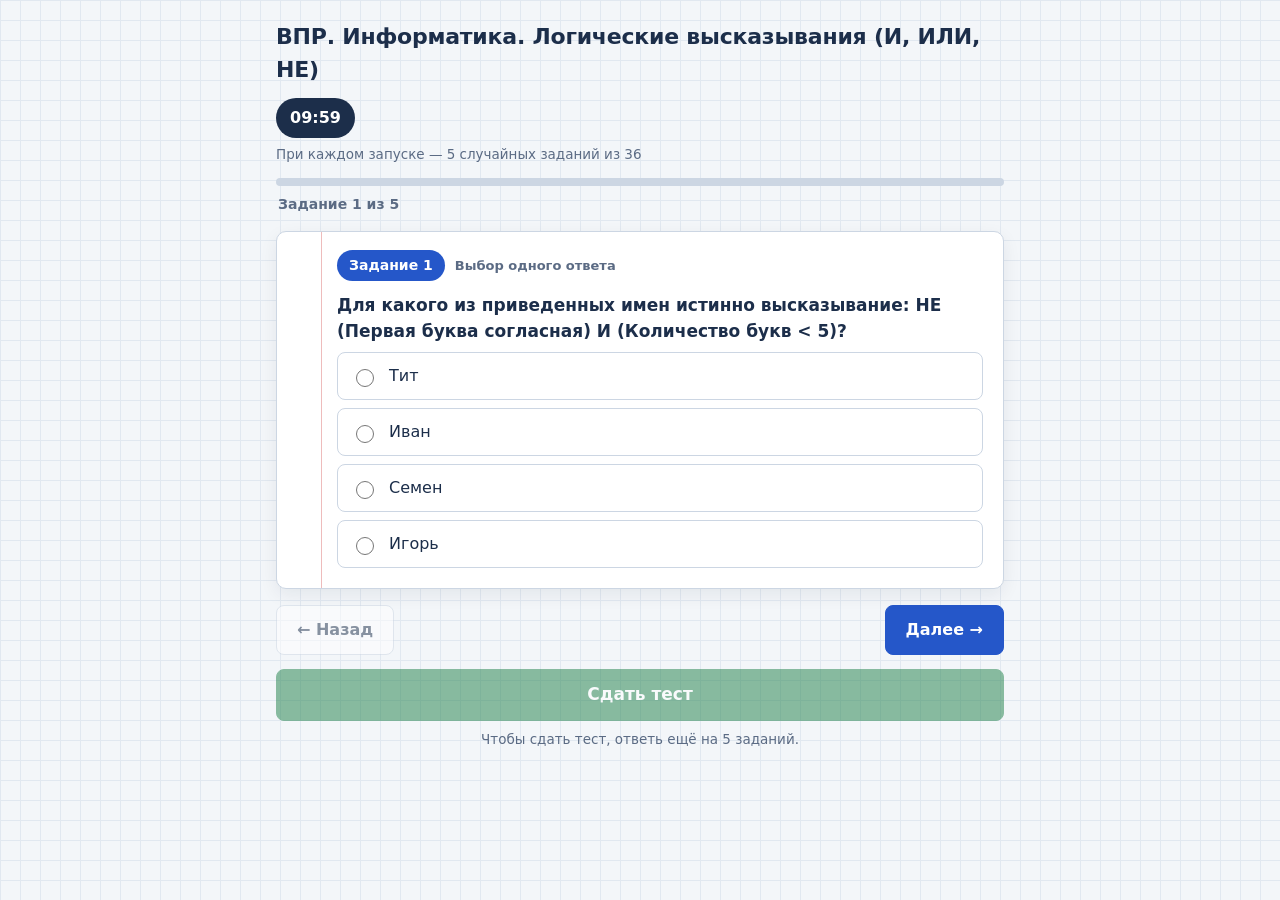
<file: tests/test_vpr5_logika.html>
<!DOCTYPE html>
<html lang="ru">
<head>
<meta charset="UTF-8">
<meta name="viewport" content="width=device-width, initial-scale=1.0">
<title>ВПР. Информатика. Логические высказывания (И, ИЛИ, НЕ)</title>
<style>
  :root {
    --paper: #f3f6f9; --grid: #e1e8f0; --sheet: #ffffff; --sheet-grid: #eef2f7;
    --ink: #1c2e4a; --ink-soft: #5b6b84; --rule: #ccd6e3;
    --accent: #2557c9; --accent-soft: #e6edfb;
    --inv: #a8326a; --inv-soft: #f8e8ef;
    --ok: #1d8048; --ok-soft: #e2f3e8;
    --bad: #c43131; --bad-soft: #fbe6e4;
    --warn: #9a5b00; --warn-soft: #fff4df;
    --margin: #e7a0a0;
    --f-display: "Unbounded", "Segoe UI", system-ui, sans-serif;
    --f-body: "Golos Text", "Segoe UI", system-ui, -apple-system, sans-serif;
    --f-mono: "JetBrains Mono", "Cascadia Mono", Consolas, "Courier New", monospace;
    --r: 10px; --shadow: 0 6px 18px rgba(20, 35, 60, .07);
  }
  * { box-sizing: border-box; }
  [hidden] { display: none !important; }
  body {
    margin: 0; color: var(--ink); font-family: var(--f-body); font-size: 16px; line-height: 1.5;
    background-color: var(--paper);
    background-image: linear-gradient(var(--grid) 1px, transparent 1px), linear-gradient(90deg, var(--grid) 1px, transparent 1px);
    background-size: 20px 20px;
  }
  button, input, textarea, select { font: inherit; color: inherit; }
  button { cursor: pointer; }
  :focus-visible { outline: 2px solid var(--accent); outline-offset: 2px; }

  .app { max-width: 760px; margin: 0 auto; padding: 20px 16px 40px; }

  .topbar { display: flex; justify-content: space-between; align-items: center; gap: 12px; flex-wrap: wrap; margin-bottom: 6px; }
  .title { font-family: var(--f-display); font-weight: 700; font-size: 22px; letter-spacing: -.01em; color: var(--ink); }
  .subtitle { color: var(--ink-soft); font-size: 13.5px; margin: 2px 0 14px; }
  .timer {
    background: var(--ink); color: #fff; padding: 8px 14px; border-radius: 999px;
    font-variant-numeric: tabular-nums; font-weight: 700; font-size: 16px;
  }
  .timer.warn { background: var(--bad); }

  .progress-wrap { background: var(--rule); border-radius: 999px; height: 8px; overflow: hidden; }
  .progress-bar { height: 100%; width: 0; background: linear-gradient(90deg, var(--accent), var(--inv)); transition: width .3s; }
  .progress-label { margin: 8px 2px 16px; color: var(--ink-soft); font-weight: 600; font-size: 14px; }

  .card {
    position: relative; background: var(--sheet); border: 1px solid var(--rule); border-radius: var(--r);
    padding: 18px 20px 20px 60px; box-shadow: var(--shadow); min-height: 240px;
  }
  .card::before {
    content: ""; position: absolute; top: 0; bottom: 0; left: 44px; width: 1px;
    background: var(--margin); opacity: .7; pointer-events: none;
  }
  .task-head { display: flex; align-items: center; gap: 10px; margin-bottom: 12px; flex-wrap: wrap; }
  .task-num { background: var(--accent); color: #fff; padding: 5px 12px; border-radius: 999px; font-weight: 700; font-size: 14px; }
  .task-type { color: var(--ink-soft); font-size: 13px; font-weight: 600; }
  .instruction { font-weight: 700; margin: 0 0 8px; font-size: 17px; }
  .text { margin: 0 0 16px; }

  .options { display: flex; flex-direction: column; gap: 8px; }
  .option {
    display: flex; align-items: center; gap: 12px; border: 1.5px solid var(--rule); border-radius: 8px;
    padding: 11px 13px; cursor: pointer; transition: border-color .15s, background .15s;
  }
  .option:hover { border-color: var(--accent); background: var(--accent-soft); }
  .option input { width: 18px; height: 18px; accent-color: var(--accent); flex: 0 0 auto; }
  .option span { font-size: 16px; }

  .text-input, .open-input {
    width: 100%; font: inherit; font-size: 16px; padding: 12px 14px;
    border: 1.5px solid var(--rule); border-radius: 8px; background: var(--sheet);
  }
  .text-input:focus, .open-input:focus, .match-select:focus { outline: none; border-color: var(--accent); }
  .open-input { min-height: 130px; resize: vertical; }
  .match { display: flex; flex-direction: column; gap: 10px; }
  .match-row { display: flex; align-items: center; gap: 12px; }
  .match-left { flex: 1 1 45%; font-weight: 600; }
  .match-select {
    flex: 1 1 50%; font: inherit; font-size: 16px; padding: 11px 12px; border: 1.5px solid var(--rule); border-radius: 8px; background: var(--sheet);
  }

  .nav { display: flex; justify-content: space-between; gap: 12px; margin-top: 16px; }
  .btn {
    font: inherit; font-size: 16px; font-weight: 600; padding: 12px 20px; border-radius: 8px;
    border: 1px solid var(--rule); background: var(--sheet); color: var(--ink); cursor: pointer;
    transition: border-color .15s, filter .15s, transform .05s;
  }
  .btn:hover:not(:disabled) { border-color: var(--accent); }
  .btn:active { transform: translateY(1px); }
  .btn:disabled { opacity: .5; cursor: not-allowed; }
  .btn-primary { background: var(--accent); border-color: var(--accent); color: #fff; }
  .btn-primary:hover:not(:disabled) { filter: brightness(1.07); }
  .btn-submit { width: 100%; margin-top: 14px; background: var(--ok); border-color: var(--ok); color: #fff; font-size: 17px; }
  .btn-submit:hover:not(:disabled) { filter: brightness(1.07); }
  .hint { text-align: center; color: var(--ink-soft); margin-top: 8px; font-size: 13.5px; }

  .results { margin-top: 20px; }
  .summary {
    background: var(--sheet); border: 1px solid var(--rule); border-radius: var(--r); padding: 20px 22px;
    text-align: center; box-shadow: var(--shadow); margin-bottom: 16px;
  }
  .summary .score { font-family: var(--f-display); font-size: 40px; font-weight: 800; color: var(--accent); }
  .summary .grade { font-size: 24px; font-weight: 700; color: var(--accent); }
  .result-item {
    background: var(--sheet); border: 1px solid var(--rule); border-radius: var(--r); padding: 18px 20px;
    margin-bottom: 14px; box-shadow: var(--shadow);
  }
  .result-item.correct { border-left: 5px solid var(--ok); }
  .result-item.wrong { border-left: 5px solid var(--bad); }
  .badge { display: inline-block; padding: 3px 12px; border-radius: 999px; color: #fff; font-weight: 700; font-size: 13px; }
  .badge.ok { background: var(--ok); }
  .badge.no { background: var(--bad); }
  .your, .right { margin: 6px 0; }
  .your b, .right b { color: var(--ink); }
  .explain { color: var(--ink-soft); font-size: 15px; margin-top: 8px; }
  .selfcheck { margin-top: 12px; background: var(--accent-soft); border-radius: 8px; padding: 13px 15px; }
  .selfcheck .mini-btn {
    font: inherit; font-size: 15px; font-weight: 600; padding: 9px 15px; margin: 6px 8px 0 0;
    border-radius: 7px; border: 1px solid var(--rule); background: var(--sheet); cursor: pointer;
  }
  .selfcheck .mini-btn.yes:hover { border-color: var(--ok); color: var(--ok); }
  .selfcheck .mini-btn.no:hover { border-color: var(--bad); color: var(--bad); }
</style>
</head>
<body>
<div class="app">
  <header class="topbar">
    <div class="title" id="test-title"></div>
    <div class="timer" id="timer">10:00</div>
  </header>
  <div class="subtitle" id="subtitle"></div>

  <div class="progress-wrap"><div class="progress-bar" id="progress-bar"></div></div>
  <div class="progress-label" id="progress-label">Задание 1 из 5</div>

  <main class="card" id="card"></main>

  <div class="nav">
    <button class="btn" id="prev">← Назад</button>
    <button class="btn btn-primary" id="next">Далее →</button>
  </div>

  <button class="btn btn-submit" id="submit" disabled>Сдать тест</button>
  <div class="hint" id="submit-hint">Чтобы сдать тест, ответь на все задания.</div>

  <section class="results" id="results" hidden></section>
</div>

<script>
/* =====================================================================
   ДВИЖОК ТЕСТА. Заполни только объект TEST ниже — движок не меняй.
   Помести в TEST.tasks ВСЕ задания из файла (пул). При каждом запуске
   движок случайно выбирает 5 заданий (или все, если их меньше 5).
   Секретные поля (correct, correctText, accept, pairs[].correct, sample,
   explanation) хранятся в base64 — см. decodeSecrets и scripts/encode.py.
   ===================================================================== */
const TEST = {
  subject: "Информатика",
  grade: "8 класс",
  title: "ВПР. Информатика. Логические высказывания (И, ИЛИ, НЕ)",
  timerMinutes: 10,
  tasks: [
    { type: "single", instruction: "Для какого из приведенных имен ЛОЖНО высказывание: НЕ(Первая буква гласная) ИЛИ (Последняя буква гласная)?", options: ["Анна", "Максим", "Татьяна", "Егор"], correct: "Mw==", explanation: "0JLRi9GB0LrQsNC30YvQstCw0L3QuNC1INC70L7QttC90L4sINGC0L7Qu9GM0LrQviDQutC+0LPQtNCwINC/0LXRgNCy0LDRjyDQsdGD0LrQstCwINCz0LvQsNGB0L3QsNGPINCYINC/0L7RgdC70LXQtNC90Y/RjyDRgdC+0LPQu9Cw0YHQvdCw0Y8uINCV0LPQvtGAOiDQlSDigJQg0LPQu9Cw0YHQvdCw0Y8sINGAIOKAlCDRgdC+0LPQu9Cw0YHQvdCw0Y8uINCjINCQ0L3QvdGLINC/0L7RgdC70LXQtNC90Y/RjyDQsdGD0LrQstCwINCz0LvQsNGB0L3QsNGPLCDRgyDQnNCw0LrRgdC40LzQsCDQuCDQotCw0YLRjNGP0L3RiyDQv9C10YDQstCw0Y8g0LHRg9C60LLQsCDRgdC+0LPQu9Cw0YHQvdCw0Y8u" },
    { type: "single", instruction: "Для какой из приведенных последовательностей цветных бусин истинно высказывание: (Вторая бусина желтая) И НЕ(Четвертая бусина зеленая) И НЕ(Последняя бусина красная)?", text: "Обозначения: К — красный, Ж — желтый, С — синий, З — зеленый.", options: ["СЗККЖК", "ЖЖКСЗК", "СЖСЗКЗ", "КЖЗСКС"], correct: "Mw==", explanation: "0JrQltCX0KHQmtChOiDQstGC0L7RgNCw0Y8g0LHRg9GB0LjQvdCwINCWICjQttC10LvRgtCw0Y8pIOKAlCDQstC10YDQvdC+LCDRh9C10YLQstC10YDRgtCw0Y8g0KEg4oCUINC90LUg0LfQtdC70LXQvdCw0Y8g4oCUINCy0LXRgNC90L4sINC/0L7RgdC70LXQtNC90Y/RjyDQoSDigJQg0L3QtSDQutGA0LDRgdC90LDRjyDigJQg0LLQtdGA0L3Qvi4g0KHQl9Ca0JrQltCaIOKAlCDQstGC0L7RgNCw0Y8g0LHRg9GB0LjQvdCwINC90LUg0LbQtdC70YLQsNGPOyDQltCW0JrQodCX0Jog4oCUINC/0L7RgdC70LXQtNC90Y/RjyDQutGA0LDRgdC90LDRjzsg0KHQltCh0JfQmtCXIOKAlCDRh9C10YLQstC10YDRgtCw0Y8g0LfQtdC70LXQvdCw0Y8u" },
    { type: "single", instruction: "Для какого из указанных значений числа X истинно высказывание: (X < 5) ИЛИ НЕ (X > 3)?", options: ["5", "6", "7", "4"], correct: "Mw==", explanation: "[base64]" },
    { type: "single", instruction: "Для какого из приведенных имен истинно высказывание: НЕ (Вторая буква гласная) И НЕ (Последняя согласная)?", options: ["Емеля", "Иван", "Михаил", "Никита"], correct: "MA==", explanation: "0J3Rg9C20L3Qvjog0LLRgtC+0YDQsNGPINCx0YPQutCy0LAg0YHQvtCz0LvQsNGB0L3QsNGPINCYINC/0L7RgdC70LXQtNC90Y/RjyDQs9C70LDRgdC90LDRjy4g0JXQvNC10LvRjzog0Lwg4oCUINGB0L7Qs9C70LDRgdC90LDRjywg0Y8g4oCUINCz0LvQsNGB0L3QsNGPLiDQoyDQmNCy0LDQvdCwINC/0L7RgdC70LXQtNC90Y/RjyDQvSDigJQg0YHQvtCz0LvQsNGB0L3QsNGPLCDRgyDQnNC40YXQsNC40LvQsCDQuCDQndC40LrQuNGC0Ysg0LLRgtC+0YDQsNGPINCx0YPQutCy0LAg0Lgg4oCUINCz0LvQsNGB0L3QsNGPLg==" },
    { type: "single", instruction: "Для какого из приведенных имен истинно высказывание: НЕ(Первая буква гласная) И (Третья буква согласная)?", options: ["Елена", "Полина", "Кристина", "Анна"], correct: "MQ==", explanation: "0J3Rg9C20L3Qvjog0L/[base64]/QtdGA0LLQsNGPINCx0YPQutCy0LAg0LPQu9Cw0YHQvdCw0Y8sINGDINCa0YDQuNGB0YLQuNC90Ysg0YLRgNC10YLRjNGPINCx0YPQutCy0LAg0Lgg4oCUINCz0LvQsNGB0L3QsNGPLg==" },
    { type: "single", instruction: "Для какого из приведенных слов истинно высказывание: (Первая буква гласная) И НЕ(Последняя буква согласная)?", options: ["слива", "яблоко", "банан", "ананас"], correct: "MQ==", explanation: "0J3Rg9C20L3Qvjog0L/QtdGA0LLQsNGPINCx0YPQutCy0LAg0LPQu9Cw0YHQvdCw0Y8g0Jgg0L/[base64]/0L7RgdC70LXQtNC90Y/RjyDRgSDigJQg0YHQvtCz0LvQsNGB0L3QsNGPLg==" },
    { type: "single", instruction: "Для какого из приведенных чисел истинно высказывание: (Первая цифра четная) И НЕ(Последняя цифра нечетная)?", options: ["6843", "4562", "3561", "1234"], correct: "MQ==", explanation: "0J3Rg9C20L3Qvjog0L/QtdGA0LLQsNGPINGG0LjRhNGA0LAg0YfQtdGC0L3QsNGPINCYINC/0L7RgdC70LXQtNC90Y/RjyDRh9C10YLQvdCw0Y8uIDQ1NjI6IDQg4oCUINGH0LXRgtC90LDRjywgMiDigJQg0YfQtdGC0L3QsNGPLiDQoyA2ODQzINC/0L7RgdC70LXQtNC90Y/RjyAzIOKAlCDQvdC10YfQtdGC0L3QsNGPLCDRh9C40YHQu9CwIDM1NjEg0LggMTIzNCDQvdCw0YfQuNC90LDRjtGC0YHRjyDRgSDQvdC10YfQtdGC0L3QvtC5INGG0LjRhNGA0Ysu" },
    { type: "single", instruction: "Для какого из приведенных имен истинно высказывание: НЕ (Вторая буква согласная) И НЕ (Последняя буква согласная)?", options: ["Емеля", "Иван", "Михаил", "Никита"], correct: "Mw==", explanation: "0J3Rg9C20L3Qvjog0LLRgtC+0YDQsNGPINCx0YPQutCy0LAg0LPQu9Cw0YHQvdCw0Y8g0Jgg0L/[base64]" },
    { type: "single", instruction: "Для какого из приведенных имен истинно высказывание: НЕ (первая буква согласная) И НЕ (третья буква гласная)?", options: ["Елена", "Полина", "Кристина", "Анна"], correct: "Mw==", explanation: "0J3Rg9C20L3Qvjog0L/[base64]/0LXRgNCy0LDRjyDQsdGD0LrQstCwINGB0L7Qs9C70LDRgdC90LDRjywg0YMg0JXQu9C10L3RiyDRgtGA0LXRgtGM0Y8g0LHRg9C60LLQsCDQtSDigJQg0LPQu9Cw0YHQvdCw0Y8u" },
    { type: "single", instruction: "Для какого из приведенных имен истинно высказывание: НЕ(Первая буква гласная) И (Количество букв > 4)?", options: ["Иван", "Николай", "Тит", "Игорь"], correct: "MQ==", explanation: "0J3Rg9C20L3Qvjog0L/[base64]/0LXRgNCy0LDRjyDQsdGD0LrQstCwINCz0LvQsNGB0L3QsNGPLCDRgyDQotC40YLQsCDQstGB0LXQs9C+IDMg0LHRg9C60LLRiy4=" },
    { type: "single", instruction: "Для какого из приведенных имен истинно высказывание: НЕ(Первая буква гласная) И НЕ(Последняя буква согласная)?", options: ["Емеля", "Иван", "Михаил", "Никита"], correct: "Mw==", explanation: "0J3Rg9C20L3Qvjog0L/QtdGA0LLQsNGPINCx0YPQutCy0LAg0YHQvtCz0LvQsNGB0L3QsNGPINCYINC/0L7RgdC70LXQtNC90Y/[base64]/QvtGB0LvQtdC00L3Rj9GPINC7IOKAlCDRgdC+0LPQu9Cw0YHQvdCw0Y8u" },
    { type: "single", instruction: "Для какого из приведенных имен истинно высказывание: НЕ(Первая буква гласная) И (Количество букв < 6)?", options: ["Иван", "Николай", "Семен", "Игорь"], correct: "Mg==", explanation: "0J3Rg9C20L3Qvjog0L/QtdGA0LLQsNGPINCx0YPQutCy0LAg0YHQvtCz0LvQsNGB0L3QsNGPINCYINCx0YPQutCyINC80LXQvdGM0YjQtSA2LiDQodC10LzQtdC9OiDQoSDigJQg0YHQvtCz0LvQsNGB0L3QsNGPLCA1INCx0YPQutCyLiDQoyDQmNCy0LDQvdCwINC4INCY0LPQvtGA0Y8g0L/QtdGA0LLQsNGPINCx0YPQutCy0LAg0LPQu9Cw0YHQvdCw0Y8sINCyINC40LzQtdC90Lgg0J3QuNC60L7Qu9Cw0LkgNyDQsdGD0LrQsi4=" },
    { type: "single", instruction: "Для какого из приведенных слов истинно высказывание: (Первая буква гласная) И НЕ(Последняя буква гласная)?", options: ["слива", "яблоко", "банан", "ананас"], correct: "Mw==", explanation: "0J3Rg9C20L3Qvjog0L/QtdGA0LLQsNGPINCx0YPQutCy0LAg0LPQu9Cw0YHQvdCw0Y8g0Jgg0L/QvtGB0LvQtdC00L3Rj9GPINGB0L7Qs9C70LDRgdC90LDRjy4g0JDQvdCw0L3QsNGBOiDQsCDigJQg0LPQu9Cw0YHQvdCw0Y8sINGBIOKAlCDRgdC+0LPQu9Cw0YHQvdCw0Y8uINCjINGB0LvQuNCy0Ysg0Lgg0LHQsNC90LDQvdCwINC/0LXRgNCy0LDRjyDQsdGD0LrQstCwINGB0L7Qs9C70LDRgdC90LDRjywg0YMg0Y/QsdC70L7QutCwINC/0L7RgdC70LXQtNC90Y/RjyDQviDigJQg0LPQu9Cw0YHQvdCw0Y8u" },
    { type: "single", instruction: "Для какого из приведенных имен истинно высказывание: (Вторая буква гласная) И НЕ (Последняя согласная)?", options: ["Емеля", "Иван", "Михаил", "Никита"], correct: "Mw==", explanation: "0J3Rg9C20L3Qvjog0LLRgtC+0YDQsNGPINCx0YPQutCy0LAg0LPQu9Cw0YHQvdCw0Y8g0Jgg0L/[base64]" },
    { type: "single", instruction: "Для какого из приведенных имен ЛОЖНО высказывание: (Первая буква гласная) ИЛИ НЕ (Последняя буква гласная)?", options: ["Елена", "Марина", "Федор", "Иван"], correct: "MQ==", explanation: "0JLRi9GB0LrQsNC30YvQstCw0L3QuNC1INC70L7QttC90L4sINGC0L7Qu9GM0LrQviDQutC+0LPQtNCwINC/[base64]/QtdGA0LLQsNGPINCx0YPQutCy0LAg0LPQu9Cw0YHQvdCw0Y8sINGDINCk0LXQtNC+0YDQsCDQv9C+0YHQu9C10LTQvdGP0Y8g0YAg4oCUINGB0L7Qs9C70LDRgdC90LDRjy4=" },
    { type: "single", instruction: "Для какого из приведенных имен истинно высказывание: НЕ(Первая буква гласная) И НЕ(Последняя буква гласная)?", options: ["Андрейка", "Иван", "Михаил", "Никита"], correct: "Mg==", explanation: "0J3Rg9C20L3Qvjog0L/QtdGA0LLQsNGPINCx0YPQutCy0LAg0YHQvtCz0LvQsNGB0L3QsNGPINCYINC/0L7RgdC70LXQtNC90Y/RjyDRgdC+0LPQu9Cw0YHQvdCw0Y8uINCc0LjRhdCw0LjQuzog0Jwg4oCUINGB0L7Qs9C70LDRgdC90LDRjywg0Lsg4oCUINGB0L7Qs9C70LDRgdC90LDRjy4g0KMg0JDQvdC00YDQtdC50LrQuCDQuCDQmNCy0LDQvdCwINC/0LXRgNCy0LDRjyDQsdGD0LrQstCwINCz0LvQsNGB0L3QsNGPLCDRgyDQndC40LrQuNGC0Ysg0L/QvtGB0LvQtdC00L3Rj9GPINCwIOKAlCDQs9C70LDRgdC90LDRjy4=" },
    { type: "single", instruction: "Для какого из приведенных имен истинно высказывание: НЕ(Первая буква гласная) И (Последняя буква гласная)?", options: ["Николай", "Юрий", "Марина", "Иван"], correct: "Mg==", explanation: "0J3Rg9C20L3Qvjog0L/QtdGA0LLQsNGPINCx0YPQutCy0LAg0YHQvtCz0LvQsNGB0L3QsNGPINCYINC/0L7RgdC70LXQtNC90Y/RjyDQs9C70LDRgdC90LDRjy4g0JzQsNGA0LjQvdCwOiDQnCDigJQg0YHQvtCz0LvQsNGB0L3QsNGPLCDQsCDigJQg0LPQu9Cw0YHQvdCw0Y8uINCjINCd0LjQutC+0LvQsNGPINC/0L7RgdC70LXQtNC90Y/RjyDQuSDigJQg0YHQvtCz0LvQsNGB0L3QsNGPLCDRgyDQrtGA0LjRjyDQuCDQmNCy0LDQvdCwINC/0LXRgNCy0LDRjyDQsdGD0LrQstCwINCz0LvQsNGB0L3QsNGPLg==" },
    { type: "single", instruction: "Для какого из приведенных имен ЛОЖНО высказывание: НЕ ((Третья буква согласная) И (Последняя буква гласная))?", options: ["Анна", "Елена", "Павел", "Егор"], correct: "MA==", explanation: "0J3QlSDQu9C+0LbQvdC+LCDQutC+0LPQtNCwINCy0L3Rg9GC0YDQuCDQuNGB0YLQuNC90L3Qvjog0YLRgNC10YLRjNGPINCx0YPQutCy0LAg0YHQvtCz0LvQsNGB0L3QsNGPINCYINC/0L7RgdC70LXQtNC90Y/RjyDQs9C70LDRgdC90LDRjy4g0JDQvdC90LA6INGC0YDQtdGC0YzRjyDQvSDigJQg0YHQvtCz0LvQsNGB0L3QsNGPLCDQsCDigJQg0LPQu9Cw0YHQvdCw0Y8uINCjINCV0LvQtdC90Ysg0YLRgNC10YLRjNGPINC1IOKAlCDQs9C70LDRgdC90LDRjywg0YMg0J/QsNCy0LvQsCDQuCDQldCz0L7RgNCwINC/0L7RgdC70LXQtNC90Y/RjyDQsdGD0LrQstCwINGB0L7Qs9C70LDRgdC90LDRjy4=" },
    { type: "single", instruction: "Для какого из приведенных имен истинно высказывание: НЕ(Первая буква гласная) И (Количество букв > 5)?", options: ["Иван", "Николай", "Семен", "Илларион"], correct: "MQ==", explanation: "0J3Rg9C20L3Qvjog0L/[base64]/QtdGA0LLQsNGPINCx0YPQutCy0LAg0LPQu9Cw0YHQvdCw0Y8sINCyINC40LzQtdC90Lgg0KHQtdC80LXQvSA1INCx0YPQutCyIOKAlCDQvdC1INCx0L7Qu9GM0YjQtSA1Lg==" },
    { type: "single", instruction: "Для какого из приведенных имен истинно высказывание: НЕ(Первая буква гласная) И НЕ(Третья буква согласная)?", options: ["Елена", "Полина", "Кристина", "Анна"], correct: "Mg==", explanation: "0J3Rg9C20L3Qvjog0L/[base64]/QvtC70LjQvdGLINGC0YDQtdGC0YzRjyDQuyDigJQg0YHQvtCz0LvQsNGB0L3QsNGPLg==" },
    { type: "single", instruction: "Для какого из приведенных имен истинно высказывание: НЕ ((Первая буква гласная) ИЛИ НЕ (Последняя согласная))?", options: ["Емеля", "Иван", "Михаил", "Никита"], correct: "Mg==", explanation: "0J3QlShBINCY0JvQmCDQndCVIEIpINC+0LfQvdCw0YfQsNC10YI6INC/[base64]/0L7RgdC70LXQtNC90Y/RjyDQsCDigJQg0LPQu9Cw0YHQvdCw0Y8u" },
    { type: "single", instruction: "Для какого из приведенных имен истинно высказывание: НЕ (Первая буква согласная) И (Количество букв < 5)?", options: ["Тит", "Иван", "Семен", "Игорь"], correct: "MQ==", explanation: "0J3Rg9C20L3Qvjog0L/QtdGA0LLQsNGPINCx0YPQutCy0LAg0LPQu9Cw0YHQvdCw0Y8g0Jgg0LHRg9C60LIg0LzQtdC90YzRiNC1IDUuINCY0LLQsNC9OiDQmCDigJQg0LPQu9Cw0YHQvdCw0Y8sIDQg0LHRg9C60LLRiy4g0KMg0KLQuNGC0LAg0Lgg0KHQtdC80LXQvdCwINC/0LXRgNCy0LDRjyDQsdGD0LrQstCwINGB0L7Qs9C70LDRgdC90LDRjywg0LIg0LjQvNC10L3QuCDQmNCz0L7RgNGMIDUg0LHRg9C60LIg4oCUINC90LUg0LzQtdC90YzRiNC1IDUu" },
    { type: "single", instruction: "Для какого из приведенных слов истинно высказывание: НЕ(Первая буква гласная) И (Последняя буква согласная)?", options: ["слива", "яблоко", "банан", "ананас"], correct: "Mg==", explanation: "0J3Rg9C20L3Qvjog0L/QtdGA0LLQsNGPINCx0YPQutCy0LAg0YHQvtCz0LvQsNGB0L3QsNGPINCYINC/0L7RgdC70LXQtNC90Y/[base64]" },
    { type: "single", instruction: "Для какого из приведенных имен ЛОЖНО высказывание: (Первая буква согласная) ИЛИ НЕ (Вторая буква согласная)?", options: ["Сергей", "Аида", "Александр", "Глафира"], correct: "Mg==", explanation: "0JLRi9GB0LrQsNC30YvQstCw0L3QuNC1INC70L7QttC90L4sINGC0L7Qu9GM0LrQviDQutC+0LPQtNCwINC/[base64]/QtdGA0LLQsNGPINCx0YPQutCy0LAg0YHQvtCz0LvQsNGB0L3QsNGPLCDRgyDQkNC40LTRiyDQstGC0L7RgNCw0Y8g0Lgg4oCUINCz0LvQsNGB0L3QsNGPLg==" },
    { type: "single", instruction: "Для какого из приведенных имен истинно высказывание: (Первая буква гласная) И НЕ(Третья буква согласная)?", options: ["Елена", "Полина", "Кристина", "Анна"], correct: "MA==", explanation: "0J3Rg9C20L3Qvjog0L/[base64]/0LXRgNCy0LDRjyDQsdGD0LrQstCwINGB0L7Qs9C70LDRgdC90LDRjywg0YMg0JDQvdC90Ysg0YLRgNC10YLRjNGPINC9IOKAlCDRgdC+0LPQu9Cw0YHQvdCw0Y8u" },
    { type: "single", instruction: "Укажите имя, для которого ЛОЖНО высказывание: НЕ (Первая буква гласная) ИЛИ (Последняя буква гласная)", options: ["Анна", "Максим", "Татьяна", "Олег"], correct: "Mw==", explanation: "0JLRi9GB0LrQsNC30YvQstCw0L3QuNC1INC70L7QttC90L4sINGC0L7Qu9GM0LrQviDQutC+0LPQtNCwINC/0LXRgNCy0LDRjyDQsdGD0LrQstCwINCz0LvQsNGB0L3QsNGPINCYINC/0L7RgdC70LXQtNC90Y/RjyDRgdC+0LPQu9Cw0YHQvdCw0Y8uINCe0LvQtdCzOiDQniDigJQg0LPQu9Cw0YHQvdCw0Y8sINCzIOKAlCDRgdC+0LPQu9Cw0YHQvdCw0Y8uINCjINCc0LDQutGB0LjQvNCwINC4INCi0LDRgtGM0Y/QvdGLINC/0LXRgNCy0LDRjyDQsdGD0LrQstCwINGB0L7Qs9C70LDRgdC90LDRjywg0YMg0JDQvdC90Ysg0L/QvtGB0LvQtdC00L3Rj9GPINCwIOKAlCDQs9C70LDRgdC90LDRjy4=" },
    { type: "single", instruction: "Укажите имя, для которого ЛОЖНО высказывание: НЕ (Первая буква гласная) ИЛИ (Последняя буква гласная)", options: ["Елена", "Вадим", "Галина", "Иван"], correct: "Mw==", explanation: "0JLRi9GB0LrQsNC30YvQstCw0L3QuNC1INC70L7QttC90L4sINGC0L7Qu9GM0LrQviDQutC+0LPQtNCwINC/0LXRgNCy0LDRjyDQsdGD0LrQstCwINCz0LvQsNGB0L3QsNGPINCYINC/0L7RgdC70LXQtNC90Y/RjyDRgdC+0LPQu9Cw0YHQvdCw0Y8uINCY0LLQsNC9OiDQmCDigJQg0LPQu9Cw0YHQvdCw0Y8sINC9IOKAlCDRgdC+0LPQu9Cw0YHQvdCw0Y8uINCjINCS0LDQtNC40LzQsCDQuCDQk9Cw0LvQuNC90Ysg0L/QtdGA0LLQsNGPINCx0YPQutCy0LAg0YHQvtCz0LvQsNGB0L3QsNGPLCDRgyDQldC70LXQvdGLINC/0L7RgdC70LXQtNC90Y/RjyDQsCDigJQg0LPQu9Cw0YHQvdCw0Y8u" },
    { type: "single", instruction: "Укажите имя, для которого ЛОЖНО высказывание: (Первая буква согласная) ИЛИ НЕ (Последняя буква согласная)", options: ["Елена", "Вадим", "Галина", "Иван"], correct: "Mw==", explanation: "0JLRi9GB0LrQsNC30YvQstCw0L3QuNC1INC70L7QttC90L4sINGC0L7Qu9GM0LrQviDQutC+0LPQtNCwINC/0LXRgNCy0LDRjyDQsdGD0LrQstCwINCz0LvQsNGB0L3QsNGPINCYINC/0L7RgdC70LXQtNC90Y/RjyDRgdC+0LPQu9Cw0YHQvdCw0Y8uINCY0LLQsNC9OiDQmCDigJQg0LPQu9Cw0YHQvdCw0Y8sINC9IOKAlCDRgdC+0LPQu9Cw0YHQvdCw0Y8uINCjINCS0LDQtNC40LzQsCDQuCDQk9Cw0LvQuNC90Ysg0L/QtdGA0LLQsNGPINCx0YPQutCy0LAg0YHQvtCz0LvQsNGB0L3QsNGPLCDRgyDQldC70LXQvdGLINC/0L7RgdC70LXQtNC90Y/RjyDQsCDigJQg0LPQu9Cw0YHQvdCw0Y8u" },
    { type: "single", instruction: "Для какого из приведенных имен ИСТИННО высказывание: НЕ(Первая буква согласная) И (Последняя буква гласная)?", options: ["Елена", "Вадим", "Галина", "Иван"], correct: "MA==", explanation: "0J3Rg9C20L3Qvjog0L/QtdGA0LLQsNGPINCx0YPQutCy0LAg0LPQu9Cw0YHQvdCw0Y8g0Jgg0L/[base64]/QvtGB0LvQtdC00L3Rj9GPINC9IOKAlCDRgdC+0LPQu9Cw0YHQvdCw0Y8u" },
    { type: "single", instruction: "Для какого из приведенных имен ИСТИННО высказывание: НЕ(Первая буква согласная) И НЕ (Последняя буква гласная)?", options: ["Елена", "Вадим", "Галина", "Иван"], correct: "Mw==", explanation: "0J3Rg9C20L3Qvjog0L/QtdGA0LLQsNGPINCx0YPQutCy0LAg0LPQu9Cw0YHQvdCw0Y8g0Jgg0L/[base64]/QvtGB0LvQtdC00L3Rj9GPINCwIOKAlCDQs9C70LDRgdC90LDRjy4=" },
    { type: "single", instruction: "Укажите название растения, для которого ИСТИННО высказывание: (Первая буква гласная) И НЕ (Последняя буква гласная)", options: ["Орхидея", "Ромашка", "Тюльпан", "Ирис"], correct: "Mw==", explanation: "0J3Rg9C20L3Qvjog0L/QtdGA0LLQsNGPINCx0YPQutCy0LAg0LPQu9Cw0YHQvdCw0Y8g0Jgg0L/QvtGB0LvQtdC00L3Rj9GPINGB0L7Qs9C70LDRgdC90LDRjy4g0JjRgNC40YE6INCYIOKAlCDQs9C70LDRgdC90LDRjywg0YEg4oCUINGB0L7Qs9C70LDRgdC90LDRjy4g0KMg0L7RgNGF0LjQtNC10Lgg0L/QvtGB0LvQtdC00L3Rj9GPINGPIOKAlCDQs9C70LDRgdC90LDRjywg0YMg0YDQvtC80LDRiNC60Lgg0Lgg0YLRjtC70YzQv9Cw0L3QsCDQv9C10YDQstCw0Y8g0LHRg9C60LLQsCDRgdC+0LPQu9Cw0YHQvdCw0Y8u" },
    { type: "single", instruction: "Укажите название овоща, для которого ЛОЖНО высказывание: НЕ (Первая буква гласная) ИЛИ НЕ (Последняя буква гласная)", options: ["Огурец", "Помидор", "Авокадо", "Редька"], correct: "Mg==", explanation: "0JLRi9GB0LrQsNC30YvQstCw0L3QuNC1INC70L7QttC90L4sINGC0L7Qu9GM0LrQviDQutC+0LPQtNCwINC/0LXRgNCy0LDRjyDQsdGD0LrQstCwINCz0LvQsNGB0L3QsNGPINCYINC/0L7RgdC70LXQtNC90Y/RjyDQs9C70LDRgdC90LDRjy4g0JDQstC+0LrQsNC00L46INCQIOKAlCDQs9C70LDRgdC90LDRjywg0L4g4oCUINCz0LvQsNGB0L3QsNGPLiDQoyDQvtCz0YPRgNGG0LAg0L/QvtGB0LvQtdC00L3Rj9GPINGGIOKAlCDRgdC+0LPQu9Cw0YHQvdCw0Y8sINGDINC/0L7QvNC40LTQvtGA0LAg0Lgg0YDQtdC00YzQutC4INC/0LXRgNCy0LDRjyDQsdGD0LrQstCwINGB0L7Qs9C70LDRgdC90LDRjy4=" },
    { type: "single", instruction: "Укажите название фрукта, для которого ЛОЖНО высказывание: (Первая буква гласная) ИЛИ НЕ (Последняя буква согласная)", options: ["Яблоко", "Груша", "Банан", "Апельсин"], correct: "Mg==", explanation: "0JLRi9GB0LrQsNC30YvQstCw0L3QuNC1INC70L7QttC90L4sINGC0L7Qu9GM0LrQviDQutC+0LPQtNCwINC/[base64]/0LXRgNCy0LDRjyDQsdGD0LrQstCwINCz0LvQsNGB0L3QsNGPLCDRgyDQs9GA0YPRiNC4INC/0L7RgdC70LXQtNC90Y/RjyDQsCDigJQg0LPQu9Cw0YHQvdCw0Y8u" },
    { type: "single", instruction: "Укажите название растения, для которого ЛОЖНО высказывание: НЕ (Первая буква согласная) ИЛИ (Последняя буква гласная)", options: ["Орхидея", "Ромашка", "Тюльпан", "Ирис"], correct: "Mg==", explanation: "0JLRi9GB0LrQsNC30YvQstCw0L3QuNC1INC70L7QttC90L4sINGC0L7Qu9GM0LrQviDQutC+0LPQtNCwINC/0LXRgNCy0LDRjyDQsdGD0LrQstCwINGB0L7Qs9C70LDRgdC90LDRjyDQmCDQv9C+0YHQu9C10LTQvdGP0Y8g0YHQvtCz0LvQsNGB0L3QsNGPLiDQotGO0LvRjNC/[base64]/QvtGB0LvQtdC00L3Rj9GPINCwIOKAlCDQs9C70LDRgdC90LDRjy4=" },
    { type: "single", instruction: "Укажите число, для которого ЛОЖНО высказывание: НЕ (Первая цифра четная) ИЛИ НЕ (Последняя цифра четная)", options: ["103", "108", "204", "405"], correct: "Mg==", explanation: "0JLRi9GB0LrQsNC30YvQstCw0L3QuNC1INC70L7QttC90L4sINGC0L7Qu9GM0LrQviDQutC+0LPQtNCwINC/0LXRgNCy0LDRjyDRhtC40YTRgNCwINGH0LXRgtC90LDRjyDQmCDQv9C+0YHQu9C10LTQvdGP0Y8g0YfQtdGC0L3QsNGPLiAyMDQ6IDIg0LggNCDigJQg0YfQtdGC0L3Ri9C1LiDQoyAxMDMg0LggMTA4INC/0LXRgNCy0LDRjyDRhtC40YTRgNCwINC90LXRh9C10YLQvdCw0Y8sINGDIDQwNSDQv9C+0YHQu9C10LTQvdGP0Y8gNSDigJQg0L3QtdGH0LXRgtC90LDRjy4=" },
    { type: "single", instruction: "Укажите название овоща, для которого ЛОЖНО высказывание: НЕ (Первая буква гласная) ИЛИ НЕ (Последняя буква согласная)", options: ["Огурец", "Помидор", "Авокадо", "Редька"], correct: "MA==", explanation: "0JLRi9GB0LrQsNC30YvQstCw0L3QuNC1INC70L7QttC90L4sINGC0L7Qu9GM0LrQviDQutC+0LPQtNCwINC/0LXRgNCy0LDRjyDQsdGD0LrQstCwINCz0LvQsNGB0L3QsNGPINCYINC/0L7RgdC70LXQtNC90Y/[base64]/0L7RgdC70LXQtNC90Y/RjyDQviDigJQg0LPQu9Cw0YHQvdCw0Y8u" }
  ]
};

/* Обфускация секретных полей: правильные ответы и пояснения хранятся
   в base64 и декодируются в рантайме, чтобы их не было видно в
   исходном коде (Ctrl+U / DevTools). */
function B64Dec(b64) {
  const chars = "ABCDEFGHIJKLMNOPQRSTUVWXYZabcdefghijklmnopqrstuvwxyz0123456789+/";
  let bin = "";
  b64 = String(b64).replace(/=+$/, "");
  for (let i = 0; i < b64.length; i += 4) {
    const c1 = chars.indexOf(b64[i]);
    const c2 = chars.indexOf(b64[i + 1]);
    const c3 = b64[i + 2] === undefined ? -1 : chars.indexOf(b64[i + 2]);
    const c4 = b64[i + 3] === undefined ? -1 : chars.indexOf(b64[i + 3]);
    bin += String.fromCharCode((c1 << 2) | (c2 >> 4));
    if (c3 !== -1) bin += String.fromCharCode(((c2 & 15) << 4) | (c3 >> 2));
    if (c4 !== -1) bin += String.fromCharCode(((c3 & 3) << 6) | c4);
  }
  const bytes = [];
  for (let i = 0; i < bin.length; i++) bytes.push(bin.charCodeAt(i));
  let str = "";
  let i = 0;
  while (i < bytes.length) {
    const b = bytes[i];
    if (b < 0x80) { str += String.fromCharCode(b); i += 1; }
    else if (b < 0xE0) { str += String.fromCharCode(((b & 0x1F) << 6) | (bytes[i + 1] & 0x3F)); i += 2; }
    else if (b < 0xF0) { str += String.fromCharCode(((b & 0x0F) << 12) | ((bytes[i + 1] & 0x3F) << 6) | (bytes[i + 2] & 0x3F)); i += 3; }
    else { str += String.fromCharCode(((b & 0x07) << 18) | ((bytes[i + 1] & 0x3F) << 12) | ((bytes[i + 2] & 0x3F) << 6) | (bytes[i + 3] & 0x3F)); i += 4; }
  }
  return str;
}

function decodeSecrets() {
  TEST.tasks.forEach(t => {
    if (typeof t.correct === "string") {
      const raw = B64Dec(t.correct);
      t.correct = t.type === "multi" ? JSON.parse(raw) : Number(raw);
    }
    if (typeof t.correctText === "string") t.correctText = B64Dec(t.correctText);
    if (Array.isArray(t.accept)) t.accept = t.accept.map(x => B64Dec(x));
    if (typeof t.sample === "string") t.sample = B64Dec(t.sample);
    if (typeof t.explanation === "string") t.explanation = B64Dec(t.explanation);
    if (Array.isArray(t.pairs)) t.pairs.forEach(p => { if (typeof p.correct === "string") p.correct = B64Dec(p.correct); });
  });
}
decodeSecrets();

// --- Случайный выбор заданий при каждом запуске ---
function shuffle(arr) {
  const a = arr.slice();
  for (let i = a.length - 1; i > 0; i--) {
    const j = Math.floor(Math.random() * (i + 1));
    [a[i], a[j]] = [a[j], a[i]];
  }
  return a;
}
const POOL_SIZE = TEST.tasks.length;
TEST.tasks = shuffle(TEST.tasks).slice(0, Math.min(5, POOL_SIZE));

const TYPE_LABEL = { single: "Выбор одного ответа", multi: "Выбор нескольких ответов", text: "Краткий ответ", match: "Установление соответствия", open: "Развёрнутый ответ" };

const card = document.getElementById("card");
const resultsEl = document.getElementById("results");
const submitBtn = document.getElementById("submit");
const submitHint = document.getElementById("submit-hint");
const nextBtn = document.getElementById("next");
const prevBtn = document.getElementById("prev");
const progressBar = document.getElementById("progress-bar");
const progressLabel = document.getElementById("progress-label");
const timerEl = document.getElementById("timer");

document.getElementById("test-title").textContent = TEST.title;
document.getElementById("subtitle").textContent =
  POOL_SIZE > 5
    ? `При каждом запуске — 5 случайных заданий из ${POOL_SIZE}`
    : `Заданий в тесте: ${POOL_SIZE}`;

let current = 0;
let timeLeft = TEST.timerMinutes * 60;
let timerId = null;
let submitted = false;
const answers = TEST.tasks.map(() => null);
const selfChecked = {}; // для развёрнутых ответов: { index: true/false }

function typeLabel(t) { return TYPE_LABEL[t] || t; }

function render() {
  const t = TEST.tasks[current];
  let html = `<div class="task-head"><span class="task-num">Задание ${current + 1}</span><span class="task-type">${typeLabel(t.type)}</span></div>`;
  html += `<p class="instruction">${t.instruction}</p>`;
  if (t.text) html += `<p class="text">${t.text}</p>`;

  if (t.type === "single") {
    html += `<div class="options">`;
    t.options.forEach((o, idx) => {
      html += `<label class="option"><input type="radio" name="q" value="${idx}"><span>${o}</span></label>`;
    });
    html += `</div>`;
  } else if (t.type === "multi") {
    html += `<div class="options">`;
    t.options.forEach((o, idx) => {
      html += `<label class="option"><input type="checkbox" name="q" value="${idx}"><span>${o}</span></label>`;
    });
    html += `</div>`;
  } else if (t.type === "text") {
    html += `<input type="text" class="text-input" placeholder="Введи ответ">`;
  } else if (t.type === "match") {
    html += `<div class="match">`;
    t.pairs.forEach((p, idx) => {
      html += `<div class="match-row"><span class="match-left">${p.left}</span><select class="match-select" data-pair="${idx}"><option value="">— выбери —</option>`;
      p.options.forEach(o => { html += `<option value="${o}">${o}</option>`; });
      html += `</select></div>`;
    });
    html += `</div>`;
  } else if (t.type === "open") {
    html += `<textarea class="open-input" placeholder="Напиши ответ"></textarea>`;
  }
  card.innerHTML = html;
  restore();
  updateNav();
}

function collect() {
  const t = TEST.tasks[current];
  if (t.type === "single") { const r = card.querySelector('input[type=radio]:checked'); return r ? Number(r.value) : null; }
  if (t.type === "multi") { const a = []; card.querySelectorAll('input[type=checkbox]:checked').forEach(c => a.push(Number(c.value))); return a; }
  if (t.type === "text") return card.querySelector('.text-input').value.trim();
  if (t.type === "match") { const a = []; card.querySelectorAll('.match-select').forEach(s => a.push(s.value)); return a; }
  if (t.type === "open") return card.querySelector('.open-input').value.trim();
  return null;
}

function restore() {
  const a = answers[current];
  const t = TEST.tasks[current];
  if (a === null) return;
  if (t.type === "single") { const r = card.querySelector(`input[value="${a}"]`); if (r) r.checked = true; }
  else if (t.type === "multi") { card.querySelectorAll('input[type=checkbox]').forEach(c => { c.checked = a.includes(Number(c.value)); }); }
  else if (t.type === "text") { card.querySelector('.text-input').value = a; }
  else if (t.type === "match") { card.querySelectorAll('.match-select').forEach((s, idx) => { s.value = a[idx] || ""; }); }
  else if (t.type === "open") { card.querySelector('.open-input').value = a; }
}

function isAnswered(a, t) {
  if (a === null || a === undefined) return false;
  if (t.type === "multi") return Array.isArray(a) && a.length > 0;
  if (t.type === "match") return Array.isArray(a) && a.length === t.pairs.length && a.every(v => v !== "");
  return String(a).trim() !== "";
}

function isCorrect(a, t) {
  if (t.type === "single") return a === t.correct;
  if (t.type === "multi") return JSON.stringify([...a].sort()) === JSON.stringify([...t.correct].sort());
  if (t.type === "text") {
    const norm = String(a).toLowerCase().replace(/\s+/g, " ").trim();
    const accepted = [t.correctText, ...(t.accept || [])].map(x => String(x).toLowerCase().replace(/\s+/g, " ").trim());
    return accepted.includes(norm);
  }
  if (t.type === "match") return Array.isArray(a) && a.every((v, idx) => v === t.pairs[idx].correct);
  return false;
}

function answeredCount() { return TEST.tasks.filter((t, i) => isAnswered(answers[i], t)).length; }

function updateNav() {
  prevBtn.disabled = current === 0;
  nextBtn.hidden = current === TEST.tasks.length - 1;
  progressLabel.textContent = `Задание ${current + 1} из ${TEST.tasks.length}`;
  progressBar.style.width = `${(answeredCount() / TEST.tasks.length) * 100}%`;
  const remaining = TEST.tasks.length - answeredCount();
  if (remaining === 0) { submitBtn.disabled = false; submitHint.textContent = "Все задания отвечены — можно сдавать тест."; }
  else { submitBtn.disabled = true; submitHint.textContent = `Чтобы сдать тест, ответь ещё на ${remaining} ${plural(remaining)}.`; }
}

function plural(n) {
  const m10 = n % 10, m100 = n % 100;
  if (m10 === 1 && m100 !== 11) return "задание";
  if (m10 >= 2 && m10 <= 4 && (m100 < 12 || m100 > 14)) return "задания";
  return "заданий";
}

function fmt(sec) { const m = Math.floor(sec / 60); const s = sec % 60; return `${String(m).padStart(2, "0")}:${String(s).padStart(2, "0")}`; }

function startTimer() {
  timerEl.textContent = fmt(timeLeft);
  timerId = setInterval(() => {
    timeLeft--;
    timerEl.textContent = fmt(timeLeft);
    if (timeLeft <= 60) timerEl.classList.add("warn");
    if (timeLeft <= 0) { clearInterval(timerId); submit(); }
  }, 1000);
}

function formatYour(a, t) {
  if (a === null || a === undefined) return "—";
  if (t.type === "single") return t.options[a] ?? "—";
  if (t.type === "multi") return a.length ? a.map(i => t.options[i]).join(", ") : "—";
  if (t.type === "match") return a.map((v, i) => `${t.pairs[i].left} → ${v || "—"}`).join("; ");
  return String(a);
}

function formatRight(t) {
  if (t.type === "single") return t.options[t.correct];
  if (t.type === "multi") return t.correct.map(i => t.options[i]).join(", ");
  if (t.type === "text") return t.correctText;
  if (t.type === "match") return t.pairs.map(p => `${p.left} → ${p.correct}`).join("; ");
  return "См. образец ответа";
}

function openIndices() { return TEST.tasks.map((t, i) => t.type === "open" ? i : -1).filter(i => i >= 0); }

function computeScore() {
  let auto = 0;
  TEST.tasks.forEach((t, i) => { if (t.type !== "open" && isCorrect(answers[i], t)) auto++; });
  let self = 0;
  openIndices().forEach(i => { if (selfChecked[i]) self++; });
  return auto + self;
}

function grade(n) { if (n === 5) return "5"; if (n === 4) return "4"; if (n === 3) return "3"; return "2"; }

function renderResults() {
  const total = TEST.tasks.length;
  const score = computeScore();
  let html = `<div class="summary">`;
  html += `<div class="score">${score} из ${total}</div>`;
  html += `<div class="grade">Оценка: ${grade(score)}</div>`;
  html += `<button class="btn btn-primary" id="retake" style="margin-top:14px">Пройти заново</button>`;
  html += `</div>`;

  TEST.tasks.forEach((t, i) => {
    const isOpen = t.type === "open";
    const ok = !isOpen && isCorrect(answers[i], t);
    const doneSelf = selfChecked[i] === true;
    const cls = isOpen ? (doneSelf ? "correct" : "") : (ok ? "correct" : "wrong");
    html += `<div class="result-item ${cls}">`;
    html += `<div class="task-head"><span class="task-num">Задание ${i + 1}</span><span class="task-type">${typeLabel(t.type)}</span>`;
    if (isOpen) { html += `<span class="badge ${doneSelf ? "ok" : "no"}">${doneSelf ? "Самопроверка: верно" : "Самопроверка: нет"}</span>`; }
    else { html += `<span class="badge ${ok ? "ok" : "no"}">${ok ? "Верно" : "Неверно"}</span>`; }
    html += `</div>`;
    html += `<p class="instruction">${t.instruction}</p>`;
    if (t.text) html += `<p class="text">${t.text}</p>`;
    html += `<p class="your"><b>Твой ответ:</b> ${formatYour(answers[i], t)}</p>`;
    html += `<p class="right"><b>Правильный ответ:</b> ${formatRight(t)}</p>`;
    if (isOpen) {
      html += `<p class="right"><b>Образец:</b> ${t.sample}</p>`;
      html += `<div class="selfcheck" data-task="${i}">`;
      html += `<p style="margin:0 0 6px"><b>Самопроверка:</b> твой ответ соответствует образцу по смыслу?</p>`;
      html += `<button class="mini-btn yes" data-val="1">Да, соответствует</button>`;
      html += `<button class="mini-btn no" data-val="0">Нет, не соответствует</button>`;
      html += `</div>`;
    }
    html += `<p class="explain">${t.explanation}</p>`;
    html += `</div>`;
  });
  resultsEl.innerHTML = html;
  resultsEl.querySelectorAll(".selfcheck .mini-btn").forEach(btn => {
    btn.addEventListener("click", () => {
      const idx = Number(btn.closest(".selfcheck").dataset.task);
      selfChecked[idx] = btn.dataset.val === "1";
      renderResults();
    });
  });
  const retake = resultsEl.querySelector("#retake");
  if (retake) retake.addEventListener("click", () => location.reload());
}

function submit() {
  if (submitted) return;
  submitted = true;
  clearInterval(timerId);
  document.getElementById("card").hidden = true;
  document.querySelector(".nav").hidden = true;
  submitBtn.hidden = true;
  submitHint.hidden = true;
  resultsEl.hidden = false;
  renderResults();
  window.scrollTo({ top: 0, behavior: "smooth" });
}

card.addEventListener("change", () => { answers[current] = collect(); updateNav(); });
card.addEventListener("input", () => { answers[current] = collect(); updateNav(); });
prevBtn.addEventListener("click", () => { if (current > 0) { current--; render(); } });
nextBtn.addEventListener("click", () => { if (current < TEST.tasks.length - 1) { current++; render(); } });
submitBtn.addEventListener("click", submit);

render();
startTimer();
</script>
</body>
</html>
</file>
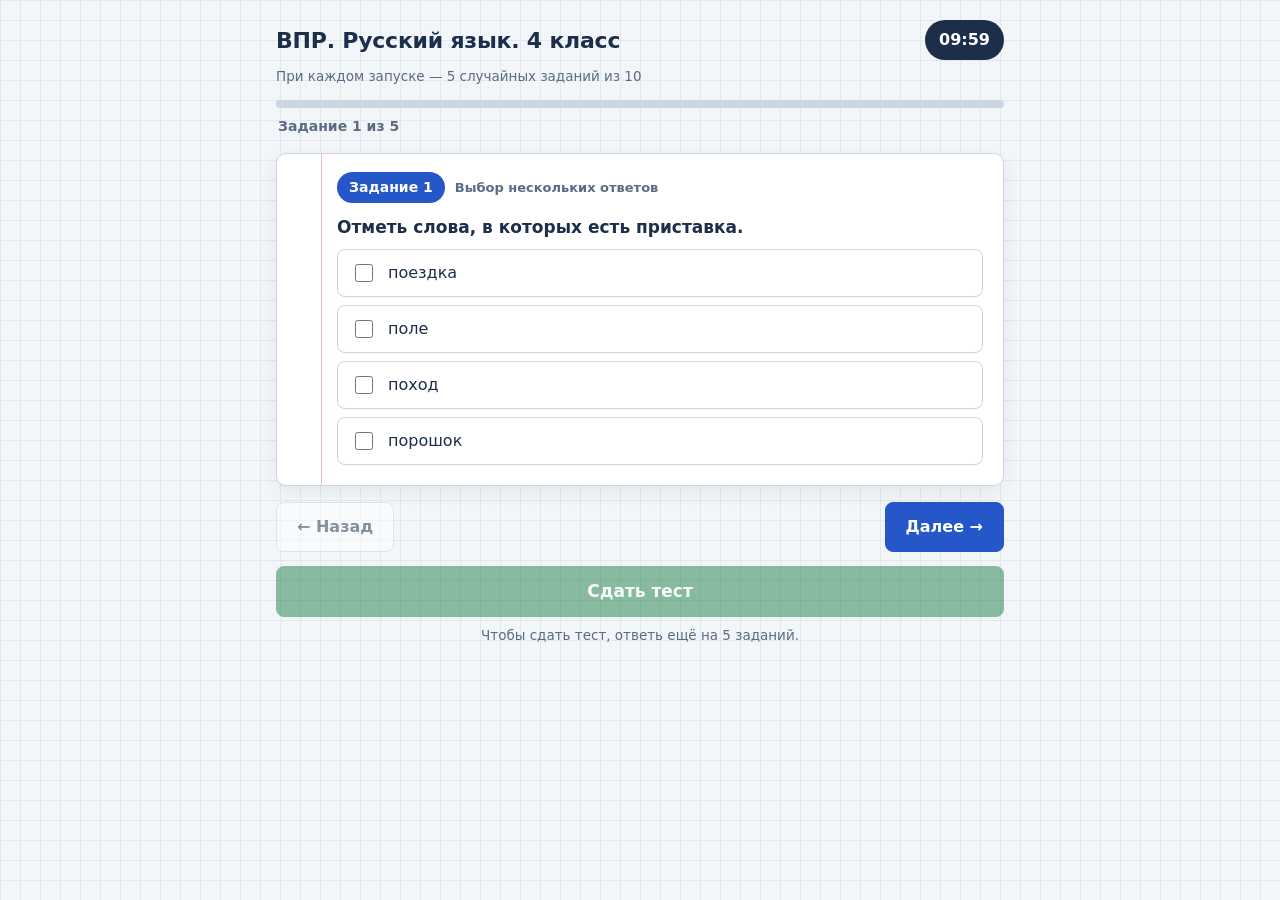
<file: tests/examples/test-vpr-demo.html>
<!DOCTYPE html>
<html lang="ru">
<head>
<meta charset="UTF-8">
<meta name="viewport" content="width=device-width, initial-scale=1.0">
<title>ВПР. Русский язык. 4 класс — демо-тест</title>
<style>
  :root {
    --paper: #f3f6f9; --grid: #e1e8f0; --sheet: #ffffff; --sheet-grid: #eef2f7;
    --ink: #1c2e4a; --ink-soft: #5b6b84; --rule: #ccd6e3;
    --accent: #2557c9; --accent-soft: #e6edfb;
    --inv: #a8326a; --inv-soft: #f8e8ef;
    --ok: #1d8048; --ok-soft: #e2f3e8;
    --bad: #c43131; --bad-soft: #fbe6e4;
    --warn: #9a5b00; --warn-soft: #fff4df;
    --margin: #e7a0a0;
    --f-display: "Unbounded", "Segoe UI", system-ui, sans-serif;
    --f-body: "Golos Text", "Segoe UI", system-ui, -apple-system, sans-serif;
    --f-mono: "JetBrains Mono", "Cascadia Mono", Consolas, "Courier New", monospace;
    --r: 10px; --shadow: 0 6px 18px rgba(20, 35, 60, .07);
  }
  * { box-sizing: border-box; }
  [hidden] { display: none !important; }
  body {
    margin: 0; color: var(--ink); font-family: var(--f-body); font-size: 16px; line-height: 1.5;
    background-color: var(--paper);
    background-image: linear-gradient(var(--grid) 1px, transparent 1px), linear-gradient(90deg, var(--grid) 1px, transparent 1px);
    background-size: 20px 20px;
  }
  button, input, textarea, select { font: inherit; color: inherit; }
  button { cursor: pointer; }
  :focus-visible { outline: 2px solid var(--accent); outline-offset: 2px; }

  .app { max-width: 760px; margin: 0 auto; padding: 20px 16px 40px; }

  .topbar { display: flex; justify-content: space-between; align-items: center; gap: 12px; flex-wrap: wrap; margin-bottom: 6px; }
  .title { font-family: var(--f-display); font-weight: 700; font-size: 22px; letter-spacing: -.01em; color: var(--ink); }
  .subtitle { color: var(--ink-soft); font-size: 13.5px; margin: 2px 0 14px; }
  .timer {
    background: var(--ink); color: #fff; padding: 8px 14px; border-radius: 999px;
    font-variant-numeric: tabular-nums; font-weight: 700; font-size: 16px;
  }
  .timer.warn { background: var(--bad); }

  .progress-wrap { background: var(--rule); border-radius: 999px; height: 8px; overflow: hidden; }
  .progress-bar { height: 100%; width: 0; background: linear-gradient(90deg, var(--accent), var(--inv)); transition: width .3s; }
  .progress-label { margin: 8px 2px 16px; color: var(--ink-soft); font-weight: 600; font-size: 14px; }

  .card {
    position: relative; background: var(--sheet); border: 1px solid var(--rule); border-radius: var(--r);
    padding: 18px 20px 20px 60px; box-shadow: var(--shadow); min-height: 240px;
  }
  .card::before {
    content: ""; position: absolute; top: 0; bottom: 0; left: 44px; width: 1px;
    background: var(--margin); opacity: .7; pointer-events: none;
  }
  .task-head { display: flex; align-items: center; gap: 10px; margin-bottom: 12px; flex-wrap: wrap; }
  .task-num { background: var(--accent); color: #fff; padding: 5px 12px; border-radius: 999px; font-weight: 700; font-size: 14px; }
  .task-type { color: var(--ink-soft); font-size: 13px; font-weight: 600; }
  .instruction { font-weight: 700; margin: 0 0 8px; font-size: 17px; }
  .text { margin: 0 0 16px; }

  .options { display: flex; flex-direction: column; gap: 8px; }
  .option {
    display: flex; align-items: center; gap: 12px; border: 1.5px solid var(--rule); border-radius: 8px;
    padding: 11px 13px; cursor: pointer; transition: border-color .15s, background .15s;
  }
  .option:hover { border-color: var(--accent); background: var(--accent-soft); }
  .option input { width: 18px; height: 18px; accent-color: var(--accent); flex: 0 0 auto; }
  .option span { font-size: 16px; }

  .text-input, .open-input {
    width: 100%; font: inherit; font-size: 16px; padding: 12px 14px;
    border: 1.5px solid var(--rule); border-radius: 8px; background: var(--sheet);
  }
  .text-input:focus, .open-input:focus, .match-select:focus { outline: none; border-color: var(--accent); }
  .open-input { min-height: 130px; resize: vertical; }
  .match { display: flex; flex-direction: column; gap: 10px; }
  .match-row { display: flex; align-items: center; gap: 12px; }
  .match-left { flex: 1 1 45%; font-weight: 600; }
  .match-select {
    flex: 1 1 50%; font: inherit; font-size: 16px; padding: 11px 12px; border: 1.5px solid var(--rule); border-radius: 8px; background: var(--sheet);
  }

  .nav { display: flex; justify-content: space-between; gap: 12px; margin-top: 16px; }
  .btn {
    font: inherit; font-size: 16px; font-weight: 600; padding: 12px 20px; border-radius: 8px;
    border: 1px solid var(--rule); background: var(--sheet); color: var(--ink); cursor: pointer;
    transition: border-color .15s, filter .15s, transform .05s;
  }
  .btn:hover:not(:disabled) { border-color: var(--accent); }
  .btn:active { transform: translateY(1px); }
  .btn:disabled { opacity: .5; cursor: not-allowed; }
  .btn-primary { background: var(--accent); border-color: var(--accent); color: #fff; }
  .btn-primary:hover:not(:disabled) { filter: brightness(1.07); }
  .btn-submit { width: 100%; margin-top: 14px; background: var(--ok); border-color: var(--ok); color: #fff; font-size: 17px; }
  .btn-submit:hover:not(:disabled) { filter: brightness(1.07); }
  .hint { text-align: center; color: var(--ink-soft); margin-top: 8px; font-size: 13.5px; }

  .results { margin-top: 20px; }
  .summary {
    background: var(--sheet); border: 1px solid var(--rule); border-radius: var(--r); padding: 20px 22px;
    text-align: center; box-shadow: var(--shadow); margin-bottom: 16px;
  }
  .summary .score { font-family: var(--f-display); font-size: 40px; font-weight: 800; color: var(--accent); }
  .summary .grade { font-size: 24px; font-weight: 700; color: var(--accent); }
  .result-item {
    background: var(--sheet); border: 1px solid var(--rule); border-radius: var(--r); padding: 18px 20px;
    margin-bottom: 14px; box-shadow: var(--shadow);
  }
  .result-item.correct { border-left: 5px solid var(--ok); }
  .result-item.wrong { border-left: 5px solid var(--bad); }
  .badge { display: inline-block; padding: 3px 12px; border-radius: 999px; color: #fff; font-weight: 700; font-size: 13px; }
  .badge.ok { background: var(--ok); }
  .badge.no { background: var(--bad); }
  .your, .right { margin: 6px 0; }
  .your b, .right b { color: var(--ink); }
  .explain { color: var(--ink-soft); font-size: 15px; margin-top: 8px; }
  .selfcheck { margin-top: 12px; background: var(--accent-soft); border-radius: 8px; padding: 13px 15px; }
  .selfcheck .mini-btn {
    font: inherit; font-size: 15px; font-weight: 600; padding: 9px 15px; margin: 6px 8px 0 0;
    border-radius: 7px; border: 1px solid var(--rule); background: var(--sheet); cursor: pointer;
  }
  .selfcheck .mini-btn.yes:hover { border-color: var(--ok); color: var(--ok); }
  .selfcheck .mini-btn.no:hover { border-color: var(--bad); color: var(--bad); }
</style>
</head>
<body>
<div class="app">
  <header class="topbar">
    <div class="title" id="test-title"></div>
    <div class="timer" id="timer">10:00</div>
  </header>
  <div class="subtitle" id="subtitle"></div>

  <div class="progress-wrap"><div class="progress-bar" id="progress-bar"></div></div>
  <div class="progress-label" id="progress-label">Задание 1 из 5</div>

  <main class="card" id="card"></main>

  <div class="nav">
    <button class="btn" id="prev">← Назад</button>
    <button class="btn btn-primary" id="next">Далее →</button>
  </div>

  <button class="btn btn-submit" id="submit" disabled>Сдать тест</button>
  <div class="hint" id="submit-hint">Чтобы сдать тест, ответь на все задания.</div>

  <section class="results" id="results" hidden></section>
</div>

<script>
const TEST = {
  subject: "Русский язык",
  grade: "4 класс",
  title: "ВПР. Русский язык. 4 класс",
  timerMinutes: 10,
  tasks: [
    {
      type: "single",
      instruction: "Укажи слово, в котором ударение падает на второй слог.",
      text: "",
      options: ["банты", "звонит", "торты", "свёкла"],
      correct: 1,
      explanation: "В слове «звонИт» ударение падает на второй слог. В остальных словах — на первый: бАнты, тОрты, свЁкла."
    },
    {
      type: "multi",
      instruction: "Отметь все слова, которые являются именами существительными.",
      text: "",
      options: ["бег", "бежать", "бегун", "беговой"],
      correct: [0, 2],
      explanation: "Имена существительные отвечают на вопросы «кто? что?»: бег (что?), бегун (кто?). «Бежать» — глагол, «беговой» — прилагательное."
    },
    {
      type: "text",
      instruction: "Сколько звуков в слове «яблоко»? Запиши ответ числом.",
      text: "",
      correctText: "7",
      accept: ["семь"],
      explanation: "Буква «я» в начале слова обозначает два звука [й] и [а]. Итого: [й] [а] [б] [л] [о] [к] [о] — 7 звуков."
    },
    {
      type: "match",
      instruction: "Соотнеси каждое слово с частью речи.",
      text: "",
      pairs: [
        { left: "читать", options: ["Имя существительное", "Глагол", "Имя прилагательное"], correct: "Глагол" },
        { left: "книга", options: ["Имя существительное", "Глагол", "Имя прилагательное"], correct: "Имя существительное" },
        { left: "красивый", options: ["Имя существительное", "Глагол", "Имя прилагательное"], correct: "Имя прилагательное" }
      ],
      explanation: "читать — глагол (что делать?), книга — существительное (что?), красивый — прилагательное (какой?)."
    },
    {
      type: "open",
      instruction: "Объясни смысл пословицы «Без труда не вытащишь и рыбку из пруда». Напиши 2–3 предложения.",
      text: "",
      sample: "Пословица означает, что любое дело требует усилий. Чтобы получить результат, нужно потрудиться, ничего не даётся даром.",
      explanation: "Проверяется умение объяснять смысл пословицы и строить связное высказывание. Сравни свой ответ с образцом по смыслу."
    },
    {
      type: "single",
      instruction: "Укажи слово, в котором пропущена буква «а».",
      text: "",
      options: ["м…роз", "с…бака", "тр…ва", "к…рова"],
      correct: 2,
      explanation: "Проверяем безударную гласную: трАва — трАвы. В остальных словах пишется «о»: мОроз, сОбака, кОрова."
    },
    {
      type: "multi",
      instruction: "Отметь слова, в которых есть приставка.",
      text: "",
      options: ["поездка", "поле", "поход", "порошок"],
      correct: [0, 2],
      explanation: "В словах «пОездка» и «пОход» есть приставка по-. В словах «поле» и «порошок» приставки нет."
    },
    {
      type: "text",
      instruction: "Сколько слогов в слове «машина»? Запиши ответ числом.",
      text: "",
      correctText: "3",
      accept: ["три"],
      explanation: "В слове «машина» три слога: ма-ши-на (сколько гласных — столько и слогов)."
    },
    {
      type: "match",
      instruction: "Соотнеси каждое существительное с его родом.",
      text: "",
      pairs: [
        { left: "окно", options: ["Мужской род", "Женский род", "Средний род"], correct: "Средний род" },
        { left: "день", options: ["Мужской род", "Женский род", "Средний род"], correct: "Мужской род" },
        { left: "ночь", options: ["Мужской род", "Женский род", "Средний род"], correct: "Женский род" }
      ],
      explanation: "окно (оно, моё) — средний род; день (он, мой) — мужской род; ночь (она, моя) — женский род."
    },
    {
      type: "open",
      instruction: "Напиши 2–3 предложения о своём любимом времени года.",
      text: "",
      sample: "Моё любимое время года — лето. Летом тепло, можно купаться в реке и гулять целый день. Я люблю лето за каникулы.",
      explanation: "Проверяется умение строить связное высказывание. Сравни свой ответ с образцом: есть ли тема, 2–3 предложения и связность."
    }
  ]
};

// --- Случайный выбор заданий при каждом запуске ---
function shuffle(arr) {
  const a = arr.slice();
  for (let i = a.length - 1; i > 0; i--) {
    const j = Math.floor(Math.random() * (i + 1));
    [a[i], a[j]] = [a[j], a[i]];
  }
  return a;
}
const POOL_SIZE = TEST.tasks.length;
TEST.tasks = shuffle(TEST.tasks).slice(0, Math.min(5, POOL_SIZE));

const TYPE_LABEL = { single: "Выбор одного ответа", multi: "Выбор нескольких ответов", text: "Краткий ответ", match: "Установление соответствия", open: "Развёрнутый ответ" };

const card = document.getElementById("card");
const resultsEl = document.getElementById("results");
const submitBtn = document.getElementById("submit");
const submitHint = document.getElementById("submit-hint");
const nextBtn = document.getElementById("next");
const prevBtn = document.getElementById("prev");
const progressBar = document.getElementById("progress-bar");
const progressLabel = document.getElementById("progress-label");
const timerEl = document.getElementById("timer");

document.getElementById("test-title").textContent = TEST.title;
document.getElementById("subtitle").textContent =
  POOL_SIZE > 5
    ? `При каждом запуске — 5 случайных заданий из ${POOL_SIZE}`
    : `Заданий в тесте: ${POOL_SIZE}`;

let current = 0;
let timeLeft = TEST.timerMinutes * 60;
let timerId = null;
let submitted = false;
const answers = TEST.tasks.map(() => null);
const selfChecked = {};

function typeLabel(t) { return TYPE_LABEL[t] || t; }

function render() {
  const t = TEST.tasks[current];
  let html = `<div class="task-head"><span class="task-num">Задание ${current + 1}</span><span class="task-type">${typeLabel(t.type)}</span></div>`;
  html += `<p class="instruction">${t.instruction}</p>`;
  if (t.text) html += `<p class="text">${t.text}</p>`;

  if (t.type === "single") {
    html += `<div class="options">`;
    t.options.forEach((o, idx) => {
      html += `<label class="option"><input type="radio" name="q" value="${idx}"><span>${o}</span></label>`;
    });
    html += `</div>`;
  } else if (t.type === "multi") {
    html += `<div class="options">`;
    t.options.forEach((o, idx) => {
      html += `<label class="option"><input type="checkbox" name="q" value="${idx}"><span>${o}</span></label>`;
    });
    html += `</div>`;
  } else if (t.type === "text") {
    html += `<input type="text" class="text-input" placeholder="Введи ответ">`;
  } else if (t.type === "match") {
    html += `<div class="match">`;
    t.pairs.forEach((p, idx) => {
      html += `<div class="match-row"><span class="match-left">${p.left}</span><select class="match-select" data-pair="${idx}"><option value="">— выбери —</option>`;
      p.options.forEach(o => { html += `<option value="${o}">${o}</option>`; });
      html += `</select></div>`;
    });
    html += `</div>`;
  } else if (t.type === "open") {
    html += `<textarea class="open-input" placeholder="Напиши ответ"></textarea>`;
  }
  card.innerHTML = html;
  restore();
  updateNav();
}

function collect() {
  const t = TEST.tasks[current];
  if (t.type === "single") { const r = card.querySelector('input[type=radio]:checked'); return r ? Number(r.value) : null; }
  if (t.type === "multi") { const a = []; card.querySelectorAll('input[type=checkbox]:checked').forEach(c => a.push(Number(c.value))); return a; }
  if (t.type === "text") return card.querySelector('.text-input').value.trim();
  if (t.type === "match") { const a = []; card.querySelectorAll('.match-select').forEach(s => a.push(s.value)); return a; }
  if (t.type === "open") return card.querySelector('.open-input').value.trim();
  return null;
}

function restore() {
  const a = answers[current];
  const t = TEST.tasks[current];
  if (a === null) return;
  if (t.type === "single") { const r = card.querySelector(`input[value="${a}"]`); if (r) r.checked = true; }
  else if (t.type === "multi") { card.querySelectorAll('input[type=checkbox]').forEach(c => { c.checked = a.includes(Number(c.value)); }); }
  else if (t.type === "text") { card.querySelector('.text-input').value = a; }
  else if (t.type === "match") { card.querySelectorAll('.match-select').forEach((s, idx) => { s.value = a[idx] || ""; }); }
  else if (t.type === "open") { card.querySelector('.open-input').value = a; }
}

function isAnswered(a, t) {
  if (a === null || a === undefined) return false;
  if (t.type === "multi") return Array.isArray(a) && a.length > 0;
  if (t.type === "match") return Array.isArray(a) && a.length === t.pairs.length && a.every(v => v !== "");
  return String(a).trim() !== "";
}

function isCorrect(a, t) {
  if (t.type === "single") return a === t.correct;
  if (t.type === "multi") return JSON.stringify([...a].sort()) === JSON.stringify([...t.correct].sort());
  if (t.type === "text") {
    const norm = String(a).toLowerCase().replace(/\s+/g, " ").trim();
    const accepted = [t.correctText, ...(t.accept || [])].map(x => String(x).toLowerCase().replace(/\s+/g, " ").trim());
    return accepted.includes(norm);
  }
  if (t.type === "match") return Array.isArray(a) && a.every((v, idx) => v === t.pairs[idx].correct);
  return false;
}

function answeredCount() { return TEST.tasks.filter((t, i) => isAnswered(answers[i], t)).length; }

function updateNav() {
  prevBtn.disabled = current === 0;
  nextBtn.hidden = current === TEST.tasks.length - 1;
  progressLabel.textContent = `Задание ${current + 1} из ${TEST.tasks.length}`;
  progressBar.style.width = `${(answeredCount() / TEST.tasks.length) * 100}%`;
  const remaining = TEST.tasks.length - answeredCount();
  if (remaining === 0) { submitBtn.disabled = false; submitHint.textContent = "Все задания отвечены — можно сдавать тест."; }
  else { submitBtn.disabled = true; submitHint.textContent = `Чтобы сдать тест, ответь ещё на ${remaining} ${plural(remaining)}.`; }
}

function plural(n) {
  const m10 = n % 10, m100 = n % 100;
  if (m10 === 1 && m100 !== 11) return "задание";
  if (m10 >= 2 && m10 <= 4 && (m100 < 12 || m100 > 14)) return "задания";
  return "заданий";
}

function fmt(sec) { const m = Math.floor(sec / 60); const s = sec % 60; return `${String(m).padStart(2, "0")}:${String(s).padStart(2, "0")}`; }

function startTimer() {
  timerEl.textContent = fmt(timeLeft);
  timerId = setInterval(() => {
    timeLeft--;
    timerEl.textContent = fmt(timeLeft);
    if (timeLeft <= 60) timerEl.classList.add("warn");
    if (timeLeft <= 0) { clearInterval(timerId); submit(); }
  }, 1000);
}

function formatYour(a, t) {
  if (a === null || a === undefined) return "—";
  if (t.type === "single") return t.options[a] ?? "—";
  if (t.type === "multi") return a.length ? a.map(i => t.options[i]).join(", ") : "—";
  if (t.type === "match") return a.map((v, i) => `${t.pairs[i].left} → ${v || "—"}`).join("; ");
  return String(a);
}

function formatRight(t) {
  if (t.type === "single") return t.options[t.correct];
  if (t.type === "multi") return t.correct.map(i => t.options[i]).join(", ");
  if (t.type === "text") return t.correctText;
  if (t.type === "match") return t.pairs.map(p => `${p.left} → ${p.correct}`).join("; ");
  return "См. образец ответа";
}

function openIndices() { return TEST.tasks.map((t, i) => t.type === "open" ? i : -1).filter(i => i >= 0); }

function computeScore() {
  let auto = 0;
  TEST.tasks.forEach((t, i) => { if (t.type !== "open" && isCorrect(answers[i], t)) auto++; });
  let self = 0;
  openIndices().forEach(i => { if (selfChecked[i]) self++; });
  return auto + self;
}

function grade(n) { if (n === 5) return "5"; if (n === 4) return "4"; if (n === 3) return "3"; return "2"; }

function renderResults() {
  const total = TEST.tasks.length;
  const score = computeScore();
  let html = `<div class="summary">`;
  html += `<div class="score">${score} из ${total}</div>`;
  html += `<div class="grade">Оценка: ${grade(score)}</div>`;
  html += `<button class="btn btn-primary" id="retake" style="margin-top:14px">Пройти заново</button>`;
  html += `</div>`;

  TEST.tasks.forEach((t, i) => {
    const isOpen = t.type === "open";
    const ok = !isOpen && isCorrect(answers[i], t);
    const doneSelf = selfChecked[i] === true;
    const cls = isOpen ? (doneSelf ? "correct" : "") : (ok ? "correct" : "wrong");
    html += `<div class="result-item ${cls}">`;
    html += `<div class="task-head"><span class="task-num">Задание ${i + 1}</span><span class="task-type">${typeLabel(t.type)}</span>`;
    if (isOpen) { html += `<span class="badge ${doneSelf ? "ok" : "no"}">${doneSelf ? "Самопроверка: верно" : "Самопроверка: нет"}</span>`; }
    else { html += `<span class="badge ${ok ? "ok" : "no"}">${ok ? "Верно" : "Неверно"}</span>`; }
    html += `</div>`;
    html += `<p class="instruction">${t.instruction}</p>`;
    if (t.text) html += `<p class="text">${t.text}</p>`;
    html += `<p class="your"><b>Твой ответ:</b> ${formatYour(answers[i], t)}</p>`;
    html += `<p class="right"><b>Правильный ответ:</b> ${formatRight(t)}</p>`;
    if (isOpen) {
      html += `<p class="right"><b>Образец:</b> ${t.sample}</p>`;
      html += `<div class="selfcheck" data-task="${i}">`;
      html += `<p style="margin:0 0 6px"><b>Самопроверка:</b> твой ответ соответствует образцу по смыслу?</p>`;
      html += `<button class="mini-btn yes" data-val="1">Да, соответствует</button>`;
      html += `<button class="mini-btn no" data-val="0">Нет, не соответствует</button>`;
      html += `</div>`;
    }
    html += `<p class="explain">${t.explanation}</p>`;
    html += `</div>`;
  });
  resultsEl.innerHTML = html;
  resultsEl.querySelectorAll(".selfcheck .mini-btn").forEach(btn => {
    btn.addEventListener("click", () => {
      const idx = Number(btn.closest(".selfcheck").dataset.task);
      selfChecked[idx] = btn.dataset.val === "1";
      renderResults();
    });
  });
  const retake = resultsEl.querySelector("#retake");
  if (retake) retake.addEventListener("click", () => location.reload());
}

function submit() {
  if (submitted) return;
  submitted = true;
  clearInterval(timerId);
  document.getElementById("card").hidden = true;
  document.querySelector(".nav").hidden = true;
  submitBtn.hidden = true;
  submitHint.hidden = true;
  resultsEl.hidden = false;
  renderResults();
  window.scrollTo({ top: 0, behavior: "smooth" });
}

card.addEventListener("change", () => { answers[current] = collect(); updateNav(); });
card.addEventListener("input", () => { answers[current] = collect(); updateNav(); });
prevBtn.addEventListener("click", () => { if (current > 0) { current--; render(); } });
nextBtn.addEventListener("click", () => { if (current < TEST.tasks.length - 1) { current++; render(); } });
submitBtn.addEventListener("click", submit);

render();
startTimer();
</script>
</body>
</html>
</file>
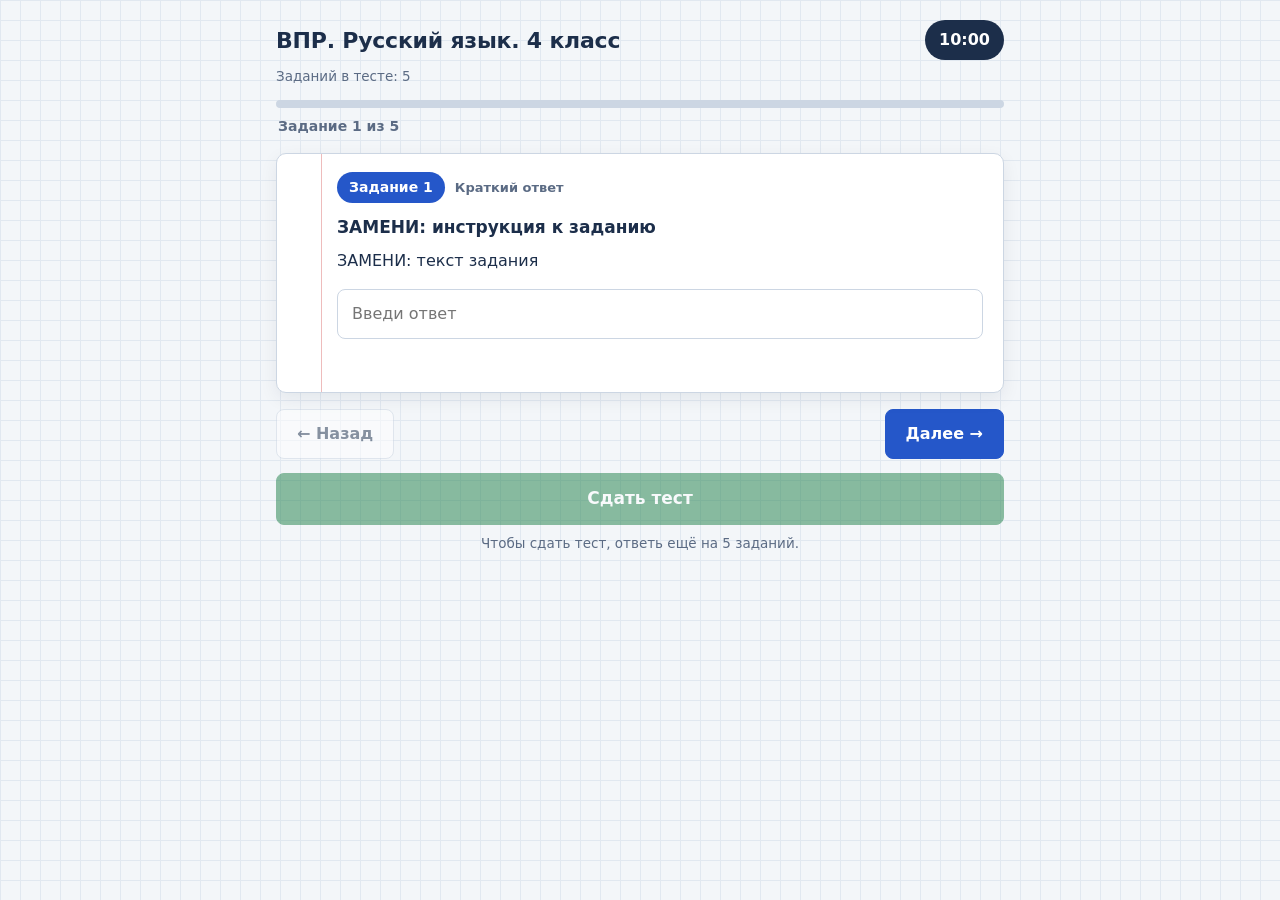
<file: .opencode/skills/test-html-shablon/references/shablon.html>
<!DOCTYPE html>
<html lang="ru">
<head>
<meta charset="UTF-8">
<meta name="viewport" content="width=device-width, initial-scale=1.0">
<title>Шаблон интерактивного теста ВПР</title>
<style>
  :root {
    --paper: #f3f6f9; --grid: #e1e8f0; --sheet: #ffffff; --sheet-grid: #eef2f7;
    --ink: #1c2e4a; --ink-soft: #5b6b84; --rule: #ccd6e3;
    --accent: #2557c9; --accent-soft: #e6edfb;
    --inv: #a8326a; --inv-soft: #f8e8ef;
    --ok: #1d8048; --ok-soft: #e2f3e8;
    --bad: #c43131; --bad-soft: #fbe6e4;
    --warn: #9a5b00; --warn-soft: #fff4df;
    --margin: #e7a0a0;
    --f-display: "Unbounded", "Segoe UI", system-ui, sans-serif;
    --f-body: "Golos Text", "Segoe UI", system-ui, -apple-system, sans-serif;
    --f-mono: "JetBrains Mono", "Cascadia Mono", Consolas, "Courier New", monospace;
    --r: 10px; --shadow: 0 6px 18px rgba(20, 35, 60, .07);
  }
  * { box-sizing: border-box; }
  [hidden] { display: none !important; }
  body {
    margin: 0; color: var(--ink); font-family: var(--f-body); font-size: 16px; line-height: 1.5;
    background-color: var(--paper);
    background-image: linear-gradient(var(--grid) 1px, transparent 1px), linear-gradient(90deg, var(--grid) 1px, transparent 1px);
    background-size: 20px 20px;
  }
  button, input, textarea, select { font: inherit; color: inherit; }
  button { cursor: pointer; }
  :focus-visible { outline: 2px solid var(--accent); outline-offset: 2px; }

  .app { max-width: 760px; margin: 0 auto; padding: 20px 16px 40px; }

  .topbar { display: flex; justify-content: space-between; align-items: center; gap: 12px; flex-wrap: wrap; margin-bottom: 6px; }
  .title { font-family: var(--f-display); font-weight: 700; font-size: 22px; letter-spacing: -.01em; color: var(--ink); }
  .subtitle { color: var(--ink-soft); font-size: 13.5px; margin: 2px 0 14px; }
  .timer {
    background: var(--ink); color: #fff; padding: 8px 14px; border-radius: 999px;
    font-variant-numeric: tabular-nums; font-weight: 700; font-size: 16px;
  }
  .timer.warn { background: var(--bad); }

  .progress-wrap { background: var(--rule); border-radius: 999px; height: 8px; overflow: hidden; }
  .progress-bar { height: 100%; width: 0; background: linear-gradient(90deg, var(--accent), var(--inv)); transition: width .3s; }
  .progress-label { margin: 8px 2px 16px; color: var(--ink-soft); font-weight: 600; font-size: 14px; }

  .card {
    position: relative; background: var(--sheet); border: 1px solid var(--rule); border-radius: var(--r);
    padding: 18px 20px 20px 60px; box-shadow: var(--shadow); min-height: 240px;
  }
  .card::before {
    content: ""; position: absolute; top: 0; bottom: 0; left: 44px; width: 1px;
    background: var(--margin); opacity: .7; pointer-events: none;
  }
  .task-head { display: flex; align-items: center; gap: 10px; margin-bottom: 12px; flex-wrap: wrap; }
  .task-num { background: var(--accent); color: #fff; padding: 5px 12px; border-radius: 999px; font-weight: 700; font-size: 14px; }
  .task-type { color: var(--ink-soft); font-size: 13px; font-weight: 600; }
  .instruction { font-weight: 700; margin: 0 0 8px; font-size: 17px; }
  .text { margin: 0 0 16px; }

  .options { display: flex; flex-direction: column; gap: 8px; }
  .option {
    display: flex; align-items: center; gap: 12px; border: 1.5px solid var(--rule); border-radius: 8px;
    padding: 11px 13px; cursor: pointer; transition: border-color .15s, background .15s;
  }
  .option:hover { border-color: var(--accent); background: var(--accent-soft); }
  .option input { width: 18px; height: 18px; accent-color: var(--accent); flex: 0 0 auto; }
  .option span { font-size: 16px; }

  .text-input, .open-input {
    width: 100%; font: inherit; font-size: 16px; padding: 12px 14px;
    border: 1.5px solid var(--rule); border-radius: 8px; background: var(--sheet);
  }
  .text-input:focus, .open-input:focus, .match-select:focus { outline: none; border-color: var(--accent); }
  .open-input { min-height: 130px; resize: vertical; }
  .match { display: flex; flex-direction: column; gap: 10px; }
  .match-row { display: flex; align-items: center; gap: 12px; }
  .match-left { flex: 1 1 45%; font-weight: 600; }
  .match-select {
    flex: 1 1 50%; font: inherit; font-size: 16px; padding: 11px 12px; border: 1.5px solid var(--rule); border-radius: 8px; background: var(--sheet);
  }

  .nav { display: flex; justify-content: space-between; gap: 12px; margin-top: 16px; }
  .btn {
    font: inherit; font-size: 16px; font-weight: 600; padding: 12px 20px; border-radius: 8px;
    border: 1px solid var(--rule); background: var(--sheet); color: var(--ink); cursor: pointer;
    transition: border-color .15s, filter .15s, transform .05s;
  }
  .btn:hover:not(:disabled) { border-color: var(--accent); }
  .btn:active { transform: translateY(1px); }
  .btn:disabled { opacity: .5; cursor: not-allowed; }
  .btn-primary { background: var(--accent); border-color: var(--accent); color: #fff; }
  .btn-primary:hover:not(:disabled) { filter: brightness(1.07); }
  .btn-submit { width: 100%; margin-top: 14px; background: var(--ok); border-color: var(--ok); color: #fff; font-size: 17px; }
  .btn-submit:hover:not(:disabled) { filter: brightness(1.07); }
  .hint { text-align: center; color: var(--ink-soft); margin-top: 8px; font-size: 13.5px; }

  .results { margin-top: 20px; }
  .summary {
    background: var(--sheet); border: 1px solid var(--rule); border-radius: var(--r); padding: 20px 22px;
    text-align: center; box-shadow: var(--shadow); margin-bottom: 16px;
  }
  .summary .score { font-family: var(--f-display); font-size: 40px; font-weight: 800; color: var(--accent); }
  .summary .grade { font-size: 24px; font-weight: 700; color: var(--accent); }
  .result-item {
    background: var(--sheet); border: 1px solid var(--rule); border-radius: var(--r); padding: 18px 20px;
    margin-bottom: 14px; box-shadow: var(--shadow);
  }
  .result-item.correct { border-left: 5px solid var(--ok); }
  .result-item.wrong { border-left: 5px solid var(--bad); }
  .badge { display: inline-block; padding: 3px 12px; border-radius: 999px; color: #fff; font-weight: 700; font-size: 13px; }
  .badge.ok { background: var(--ok); }
  .badge.no { background: var(--bad); }
  .your, .right { margin: 6px 0; }
  .your b, .right b { color: var(--ink); }
  .explain { color: var(--ink-soft); font-size: 15px; margin-top: 8px; }
  .selfcheck { margin-top: 12px; background: var(--accent-soft); border-radius: 8px; padding: 13px 15px; }
  .selfcheck .mini-btn {
    font: inherit; font-size: 15px; font-weight: 600; padding: 9px 15px; margin: 6px 8px 0 0;
    border-radius: 7px; border: 1px solid var(--rule); background: var(--sheet); cursor: pointer;
  }
  .selfcheck .mini-btn.yes:hover { border-color: var(--ok); color: var(--ok); }
  .selfcheck .mini-btn.no:hover { border-color: var(--bad); color: var(--bad); }
</style>
</head>
<body>
<div class="app">
  <header class="topbar">
    <div class="title" id="test-title"></div>
    <div class="timer" id="timer">10:00</div>
  </header>
  <div class="subtitle" id="subtitle"></div>

  <div class="progress-wrap"><div class="progress-bar" id="progress-bar"></div></div>
  <div class="progress-label" id="progress-label">Задание 1 из 5</div>

  <main class="card" id="card"></main>

  <div class="nav">
    <button class="btn" id="prev">← Назад</button>
    <button class="btn btn-primary" id="next">Далее →</button>
  </div>

  <button class="btn btn-submit" id="submit" disabled>Сдать тест</button>
  <div class="hint" id="submit-hint">Чтобы сдать тест, ответь на все задания.</div>

  <section class="results" id="results" hidden></section>
</div>

<script>
/* =====================================================================
   ДВИЖОК ТЕСТА. Заполни только объект TEST ниже — движок не меняй.
   Помести в TEST.tasks ВСЕ задания из файла (пул). При каждом запуске
   движок случайно выбирает 5 заданий (или все, если их меньше 5).
   Секретные поля (correct, correctText, accept, pairs[].correct, sample,
   explanation) храни в base64 — см. decodeSecrets и scripts/encode.py.
   Типы заданий (TEST.tasks[].type):
     "single"  — выбор одного ответа   (options: [], correct: индекс)
     "multi"   — выбор нескольких      (options: [], correct: [индексы])
     "text"    — краткий ответ         (correctText: "ответ", accept: [варианты])
     "match"   — соответствие          (pairs: [{left, options[], correct}])
     "open"    — развёрнутый ответ     (sample: "образец ответа")
   ===================================================================== */
const TEST = {
  subject: "Русский язык",
  grade: "4 класс",
  title: "ВПР. Русский язык. 4 класс",
  timerMinutes: 10,
  // Секретные поля (correct, correctText, accept, pairs[].correct, sample,
  // explanation) хранятся в base64 и декодируются функцией decodeSecrets().
  // Кодируй их скриптом scripts/encode.py из скила test-html-shablon.
  tasks: [
    {
      type: "single",
      instruction: "ЗАМЕНИ: инструкция к заданию",
      text: "ЗАМЕНИ: текст задания",
      options: ["Вариант А", "Вариант Б", "Вариант В", "Вариант Г"],
      correct: "MA==", // base64 от индекса верного варианта (например "0")
      explanation: "0JfQkNCc0JXQndCYOiDQutGA0LDRgtC60L7QtSDQv9C+0Y/RgdC90LXQvdC40LU="
    },
    {
      type: "multi",
      instruction: "ЗАМЕНИ: инструкция к заданию",
      text: "ЗАМЕНИ: текст задания",
      options: ["Вариант 1", "Вариант 2", "Вариант 3", "Вариант 4"],
      correct: "WzAsMl0=", // base64 от JSON-массива индексов (например "[0,2]")
      explanation: "0JfQkNCc0JXQndCYOiDQutGA0LDRgtC60L7QtSDQv9C+0Y/RgdC90LXQvdC40LU="
    },
    {
      type: "text",
      instruction: "ЗАМЕНИ: инструкция к заданию",
      text: "ЗАМЕНИ: текст задания",
      correctText: "Nw==", // base64 от эталона ответа (регистр и пробелы не важны)
      accept: ["0YHQtdC80Yw="], // base64 от доп. принимаемых вариантов
      explanation: "0JfQkNCc0JXQndCYOiDQutGA0LDRgtC60L7QtSDQv9C+0Y/RgdC90LXQvdC40LU="
    },
    {
      type: "match",
      instruction: "ЗАМЕНИ: инструкция к заданию",
      text: "ЗАМЕНИ: текст задания",
      pairs: [
        { left: "слово 1", options: ["Существительное", "Глагол", "Прилагательное"], correct: "0JPQu9Cw0LPQvtC7" },
        { left: "слово 2", options: ["Существительное", "Глагол", "Прилагательное"], correct: "0KHRg9GJ0LXRgdGC0LLQuNGC0LXQu9GM0L3QvtC1" },
        { left: "слово 3", options: ["Существительное", "Глагол", "Прилагательное"], correct: "0J/RgNC40LvQsNCz0LDRgtC10LvRjNC90L7QtQ==" }
      ],
      explanation: "0JfQkNCc0JXQndCYOiDQutGA0LDRgtC60L7QtSDQv9C+0Y/RgdC90LXQvdC40LU="
    },
    {
      type: "open",
      instruction: "ЗАМЕНИ: инструкция к заданию",
      text: "ЗАМЕНИ: текст задания (развёрнутый ответ)",
      sample: "0JfQkNCc0JXQndCYOiDQvtCx0YDQsNC30LXRhiDQv9GA0LDQstC40LvRjNC90L7Qs9C+INC+0YLQstC10YLQsCAo0LTQu9GPINGB0LDQvNC+0L/RgNC+0LLQtdGA0LrQuCk=",
      explanation: "0JfQkNCc0JXQndCYOiDQvdCwINGH0YLQviDQvtCx0YDQsNGC0LjRgtGMINCy0L3QuNC80LDQvdC40LUg0L/RgNC4INGB0LDQvNC+0L/RgNC+0LLQtdGA0LrQtQ=="
    }
  ]
};

/* Обфускация секретных полей: правильные ответы и пояснения хранятся
   в base64 и декодируются в рантайме, чтобы их не было видно в
   исходном коде (Ctrl+U / DevTools). */
function B64Dec(b64) {
  const chars = "ABCDEFGHIJKLMNOPQRSTUVWXYZabcdefghijklmnopqrstuvwxyz0123456789+/";
  let bin = "";
  b64 = String(b64).replace(/=+$/, "");
  for (let i = 0; i < b64.length; i += 4) {
    const c1 = chars.indexOf(b64[i]);
    const c2 = chars.indexOf(b64[i + 1]);
    const c3 = b64[i + 2] === undefined ? -1 : chars.indexOf(b64[i + 2]);
    const c4 = b64[i + 3] === undefined ? -1 : chars.indexOf(b64[i + 3]);
    bin += String.fromCharCode((c1 << 2) | (c2 >> 4));
    if (c3 !== -1) bin += String.fromCharCode(((c2 & 15) << 4) | (c3 >> 2));
    if (c4 !== -1) bin += String.fromCharCode(((c3 & 3) << 6) | c4);
  }
  const bytes = [];
  for (let i = 0; i < bin.length; i++) bytes.push(bin.charCodeAt(i));
  let str = "";
  let i = 0;
  while (i < bytes.length) {
    const b = bytes[i];
    if (b < 0x80) { str += String.fromCharCode(b); i += 1; }
    else if (b < 0xE0) { str += String.fromCharCode(((b & 0x1F) << 6) | (bytes[i + 1] & 0x3F)); i += 2; }
    else if (b < 0xF0) { str += String.fromCharCode(((b & 0x0F) << 12) | ((bytes[i + 1] & 0x3F) << 6) | (bytes[i + 2] & 0x3F)); i += 3; }
    else { str += String.fromCharCode(((b & 0x07) << 18) | ((bytes[i + 1] & 0x3F) << 12) | ((bytes[i + 2] & 0x3F) << 6) | (bytes[i + 3] & 0x3F)); i += 4; }
  }
  return str;
}

function decodeSecrets() {
  TEST.tasks.forEach(t => {
    if (typeof t.correct === "string") {
      const raw = B64Dec(t.correct);
      t.correct = t.type === "multi" ? JSON.parse(raw) : Number(raw);
    }
    if (typeof t.correctText === "string") t.correctText = B64Dec(t.correctText);
    if (Array.isArray(t.accept)) t.accept = t.accept.map(x => B64Dec(x));
    if (typeof t.sample === "string") t.sample = B64Dec(t.sample);
    if (typeof t.explanation === "string") t.explanation = B64Dec(t.explanation);
    if (Array.isArray(t.pairs)) t.pairs.forEach(p => { if (typeof p.correct === "string") p.correct = B64Dec(p.correct); });
  });
}
decodeSecrets();

// --- Случайный выбор заданий при каждом запуске ---
function shuffle(arr) {
  const a = arr.slice();
  for (let i = a.length - 1; i > 0; i--) {
    const j = Math.floor(Math.random() * (i + 1));
    [a[i], a[j]] = [a[j], a[i]];
  }
  return a;
}
const POOL_SIZE = TEST.tasks.length;
TEST.tasks = shuffle(TEST.tasks).slice(0, Math.min(5, POOL_SIZE));

const TYPE_LABEL = { single: "Выбор одного ответа", multi: "Выбор нескольких ответов", text: "Краткий ответ", match: "Установление соответствия", open: "Развёрнутый ответ" };

const card = document.getElementById("card");
const resultsEl = document.getElementById("results");
const submitBtn = document.getElementById("submit");
const submitHint = document.getElementById("submit-hint");
const nextBtn = document.getElementById("next");
const prevBtn = document.getElementById("prev");
const progressBar = document.getElementById("progress-bar");
const progressLabel = document.getElementById("progress-label");
const timerEl = document.getElementById("timer");

document.getElementById("test-title").textContent = TEST.title;
document.getElementById("subtitle").textContent =
  POOL_SIZE > 5
    ? `При каждом запуске — 5 случайных заданий из ${POOL_SIZE}`
    : `Заданий в тесте: ${POOL_SIZE}`;

let current = 0;
let timeLeft = TEST.timerMinutes * 60;
let timerId = null;
let submitted = false;
const answers = TEST.tasks.map(() => null);
const selfChecked = {}; // для развёрнутых ответов: { index: true/false }

function typeLabel(t) { return TYPE_LABEL[t] || t; }

function render() {
  const t = TEST.tasks[current];
  let html = `<div class="task-head"><span class="task-num">Задание ${current + 1}</span><span class="task-type">${typeLabel(t.type)}</span></div>`;
  html += `<p class="instruction">${t.instruction}</p>`;
  if (t.text) html += `<p class="text">${t.text}</p>`;

  if (t.type === "single") {
    html += `<div class="options">`;
    t.options.forEach((o, idx) => {
      html += `<label class="option"><input type="radio" name="q" value="${idx}"><span>${o}</span></label>`;
    });
    html += `</div>`;
  } else if (t.type === "multi") {
    html += `<div class="options">`;
    t.options.forEach((o, idx) => {
      html += `<label class="option"><input type="checkbox" name="q" value="${idx}"><span>${o}</span></label>`;
    });
    html += `</div>`;
  } else if (t.type === "text") {
    html += `<input type="text" class="text-input" placeholder="Введи ответ">`;
  } else if (t.type === "match") {
    html += `<div class="match">`;
    t.pairs.forEach((p, idx) => {
      html += `<div class="match-row"><span class="match-left">${p.left}</span><select class="match-select" data-pair="${idx}"><option value="">— выбери —</option>`;
      p.options.forEach(o => { html += `<option value="${o}">${o}</option>`; });
      html += `</select></div>`;
    });
    html += `</div>`;
  } else if (t.type === "open") {
    html += `<textarea class="open-input" placeholder="Напиши ответ"></textarea>`;
  }
  card.innerHTML = html;
  restore();
  updateNav();
}

function collect() {
  const t = TEST.tasks[current];
  if (t.type === "single") { const r = card.querySelector('input[type=radio]:checked'); return r ? Number(r.value) : null; }
  if (t.type === "multi") { const a = []; card.querySelectorAll('input[type=checkbox]:checked').forEach(c => a.push(Number(c.value))); return a; }
  if (t.type === "text") return card.querySelector('.text-input').value.trim();
  if (t.type === "match") { const a = []; card.querySelectorAll('.match-select').forEach(s => a.push(s.value)); return a; }
  if (t.type === "open") return card.querySelector('.open-input').value.trim();
  return null;
}

function restore() {
  const a = answers[current];
  const t = TEST.tasks[current];
  if (a === null) return;
  if (t.type === "single") { const r = card.querySelector(`input[value="${a}"]`); if (r) r.checked = true; }
  else if (t.type === "multi") { card.querySelectorAll('input[type=checkbox]').forEach(c => { c.checked = a.includes(Number(c.value)); }); }
  else if (t.type === "text") { card.querySelector('.text-input').value = a; }
  else if (t.type === "match") { card.querySelectorAll('.match-select').forEach((s, idx) => { s.value = a[idx] || ""; }); }
  else if (t.type === "open") { card.querySelector('.open-input').value = a; }
}

function isAnswered(a, t) {
  if (a === null || a === undefined) return false;
  if (t.type === "multi") return Array.isArray(a) && a.length > 0;
  if (t.type === "match") return Array.isArray(a) && a.length === t.pairs.length && a.every(v => v !== "");
  return String(a).trim() !== "";
}

function isCorrect(a, t) {
  if (t.type === "single") return a === t.correct;
  if (t.type === "multi") return JSON.stringify([...a].sort()) === JSON.stringify([...t.correct].sort());
  if (t.type === "text") {
    const norm = String(a).toLowerCase().replace(/\s+/g, " ").trim();
    const accepted = [t.correctText, ...(t.accept || [])].map(x => String(x).toLowerCase().replace(/\s+/g, " ").trim());
    return accepted.includes(norm);
  }
  if (t.type === "match") return Array.isArray(a) && a.every((v, idx) => v === t.pairs[idx].correct);
  return false;
}

function answeredCount() { return TEST.tasks.filter((t, i) => isAnswered(answers[i], t)).length; }

function updateNav() {
  prevBtn.disabled = current === 0;
  nextBtn.hidden = current === TEST.tasks.length - 1;
  progressLabel.textContent = `Задание ${current + 1} из ${TEST.tasks.length}`;
  progressBar.style.width = `${(answeredCount() / TEST.tasks.length) * 100}%`;
  const remaining = TEST.tasks.length - answeredCount();
  if (remaining === 0) { submitBtn.disabled = false; submitHint.textContent = "Все задания отвечены — можно сдавать тест."; }
  else { submitBtn.disabled = true; submitHint.textContent = `Чтобы сдать тест, ответь ещё на ${remaining} ${plural(remaining)}.`; }
}

function plural(n) {
  const m10 = n % 10, m100 = n % 100;
  if (m10 === 1 && m100 !== 11) return "задание";
  if (m10 >= 2 && m10 <= 4 && (m100 < 12 || m100 > 14)) return "задания";
  return "заданий";
}

function fmt(sec) { const m = Math.floor(sec / 60); const s = sec % 60; return `${String(m).padStart(2, "0")}:${String(s).padStart(2, "0")}`; }

function startTimer() {
  timerEl.textContent = fmt(timeLeft);
  timerId = setInterval(() => {
    timeLeft--;
    timerEl.textContent = fmt(timeLeft);
    if (timeLeft <= 60) timerEl.classList.add("warn");
    if (timeLeft <= 0) { clearInterval(timerId); submit(); }
  }, 1000);
}

function formatYour(a, t) {
  if (a === null || a === undefined) return "—";
  if (t.type === "single") return t.options[a] ?? "—";
  if (t.type === "multi") return a.length ? a.map(i => t.options[i]).join(", ") : "—";
  if (t.type === "match") return a.map((v, i) => `${t.pairs[i].left} → ${v || "—"}`).join("; ");
  return String(a);
}

function formatRight(t) {
  if (t.type === "single") return t.options[t.correct];
  if (t.type === "multi") return t.correct.map(i => t.options[i]).join(", ");
  if (t.type === "text") return t.correctText;
  if (t.type === "match") return t.pairs.map(p => `${p.left} → ${p.correct}`).join("; ");
  return "См. образец ответа";
}

function openIndices() { return TEST.tasks.map((t, i) => t.type === "open" ? i : -1).filter(i => i >= 0); }

function computeScore() {
  let auto = 0;
  TEST.tasks.forEach((t, i) => { if (t.type !== "open" && isCorrect(answers[i], t)) auto++; });
  let self = 0;
  openIndices().forEach(i => { if (selfChecked[i]) self++; });
  return auto + self;
}

function grade(n) { if (n === 5) return "5"; if (n === 4) return "4"; if (n === 3) return "3"; return "2"; }

function renderResults() {
  const total = TEST.tasks.length;
  const score = computeScore();
  let html = `<div class="summary">`;
  html += `<div class="score">${score} из ${total}</div>`;
  html += `<div class="grade">Оценка: ${grade(score)}</div>`;
  html += `<button class="btn btn-primary" id="retake" style="margin-top:14px">Пройти заново</button>`;
  html += `</div>`;

  TEST.tasks.forEach((t, i) => {
    const isOpen = t.type === "open";
    const ok = !isOpen && isCorrect(answers[i], t);
    const doneSelf = selfChecked[i] === true;
    const cls = isOpen ? (doneSelf ? "correct" : "") : (ok ? "correct" : "wrong");
    html += `<div class="result-item ${cls}">`;
    html += `<div class="task-head"><span class="task-num">Задание ${i + 1}</span><span class="task-type">${typeLabel(t.type)}</span>`;
    if (isOpen) { html += `<span class="badge ${doneSelf ? "ok" : "no"}">${doneSelf ? "Самопроверка: верно" : "Самопроверка: нет"}</span>`; }
    else { html += `<span class="badge ${ok ? "ok" : "no"}">${ok ? "Верно" : "Неверно"}</span>`; }
    html += `</div>`;
    html += `<p class="instruction">${t.instruction}</p>`;
    if (t.text) html += `<p class="text">${t.text}</p>`;
    html += `<p class="your"><b>Твой ответ:</b> ${formatYour(answers[i], t)}</p>`;
    html += `<p class="right"><b>Правильный ответ:</b> ${formatRight(t)}</p>`;
    if (isOpen) {
      html += `<p class="right"><b>Образец:</b> ${t.sample}</p>`;
      html += `<div class="selfcheck" data-task="${i}">`;
      html += `<p style="margin:0 0 6px"><b>Самопроверка:</b> твой ответ соответствует образцу по смыслу?</p>`;
      html += `<button class="mini-btn yes" data-val="1">Да, соответствует</button>`;
      html += `<button class="mini-btn no" data-val="0">Нет, не соответствует</button>`;
      html += `</div>`;
    }
    html += `<p class="explain">${t.explanation}</p>`;
    html += `</div>`;
  });
  resultsEl.innerHTML = html;
  resultsEl.querySelectorAll(".selfcheck .mini-btn").forEach(btn => {
    btn.addEventListener("click", () => {
      const idx = Number(btn.closest(".selfcheck").dataset.task);
      selfChecked[idx] = btn.dataset.val === "1";
      renderResults();
    });
  });
  const retake = resultsEl.querySelector("#retake");
  if (retake) retake.addEventListener("click", () => location.reload());
}

function submit() {
  if (submitted) return;
  submitted = true;
  clearInterval(timerId);
  document.getElementById("card").hidden = true;
  document.querySelector(".nav").hidden = true;
  submitBtn.hidden = true;
  submitHint.hidden = true;
  resultsEl.hidden = false;
  renderResults();
  window.scrollTo({ top: 0, behavior: "smooth" });
}

card.addEventListener("change", () => { answers[current] = collect(); updateNav(); });
card.addEventListener("input", () => { answers[current] = collect(); updateNav(); });
prevBtn.addEventListener("click", () => { if (current > 0) { current--; render(); } });
nextBtn.addEventListener("click", () => { if (current < TEST.tasks.length - 1) { current++; render(); } });
submitBtn.addEventListener("click", submit);

render();
startTimer();
</script>
</body>
</html>
</file>
